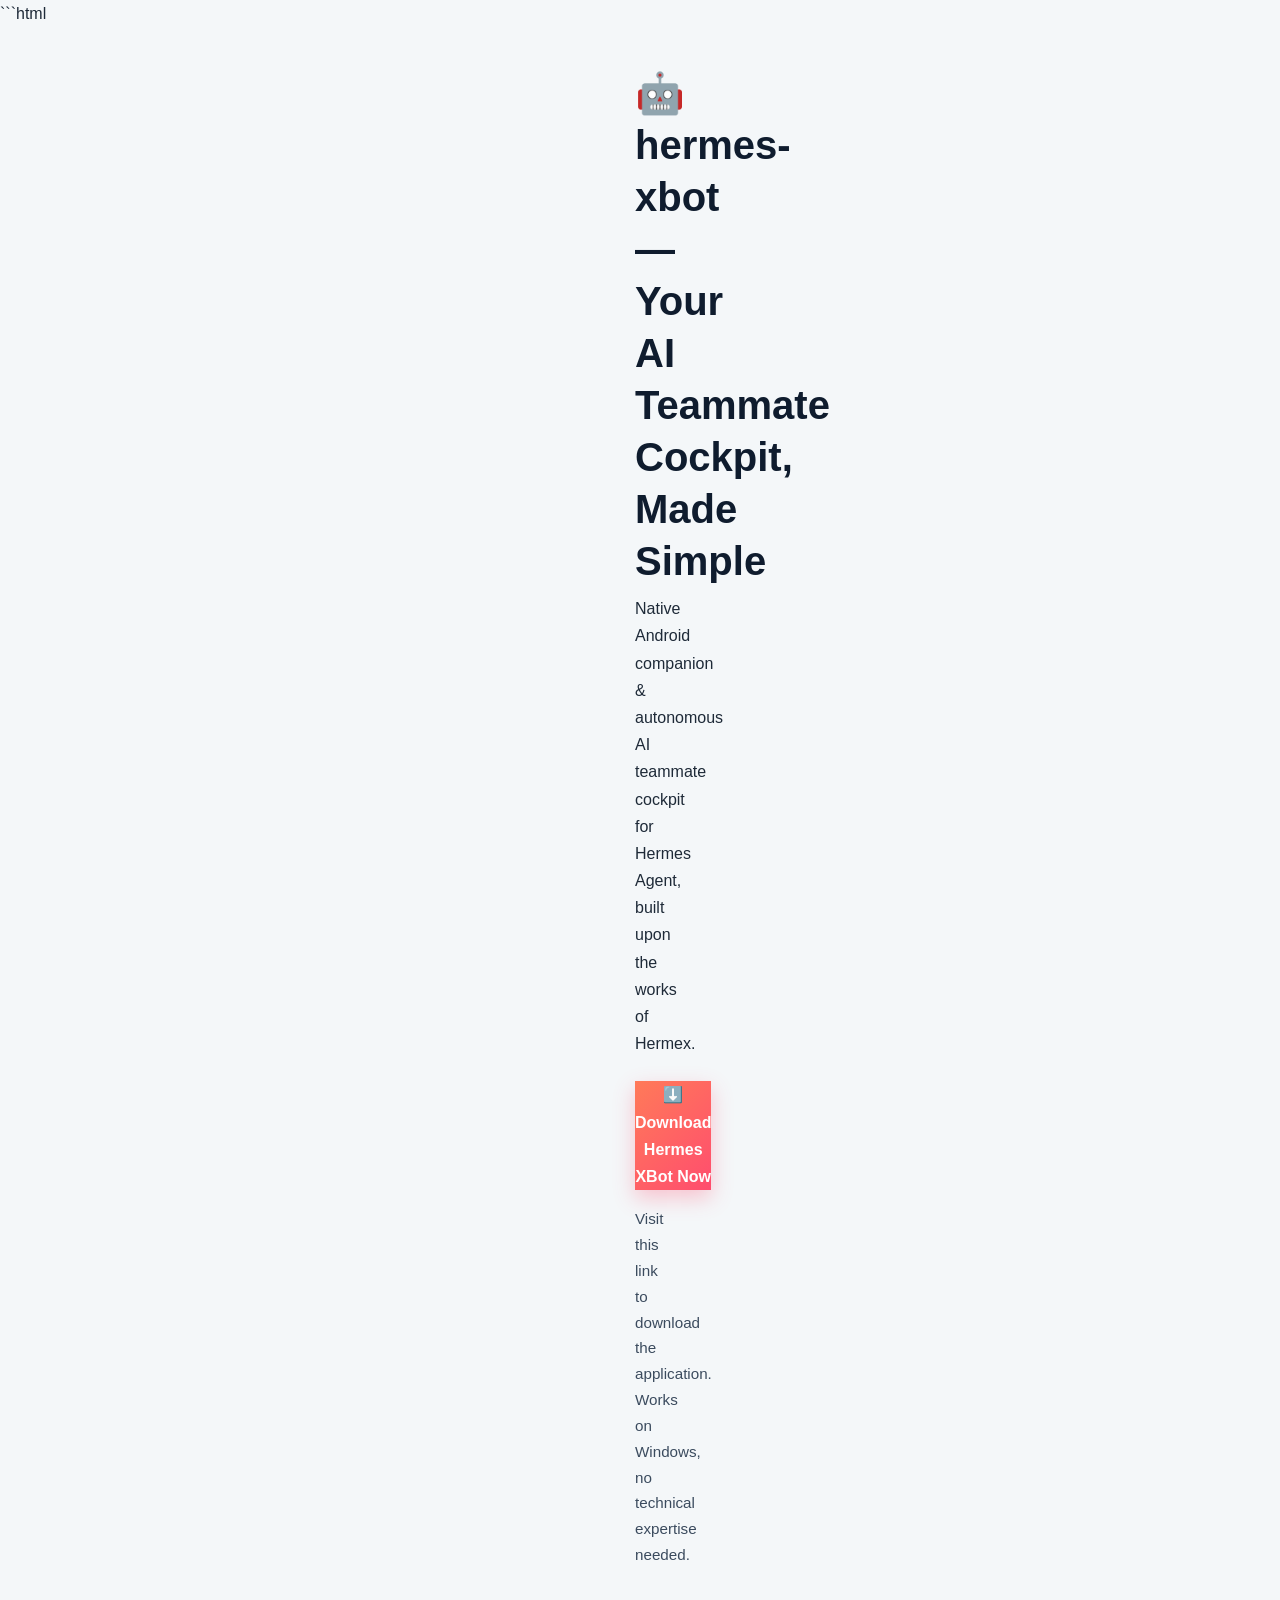
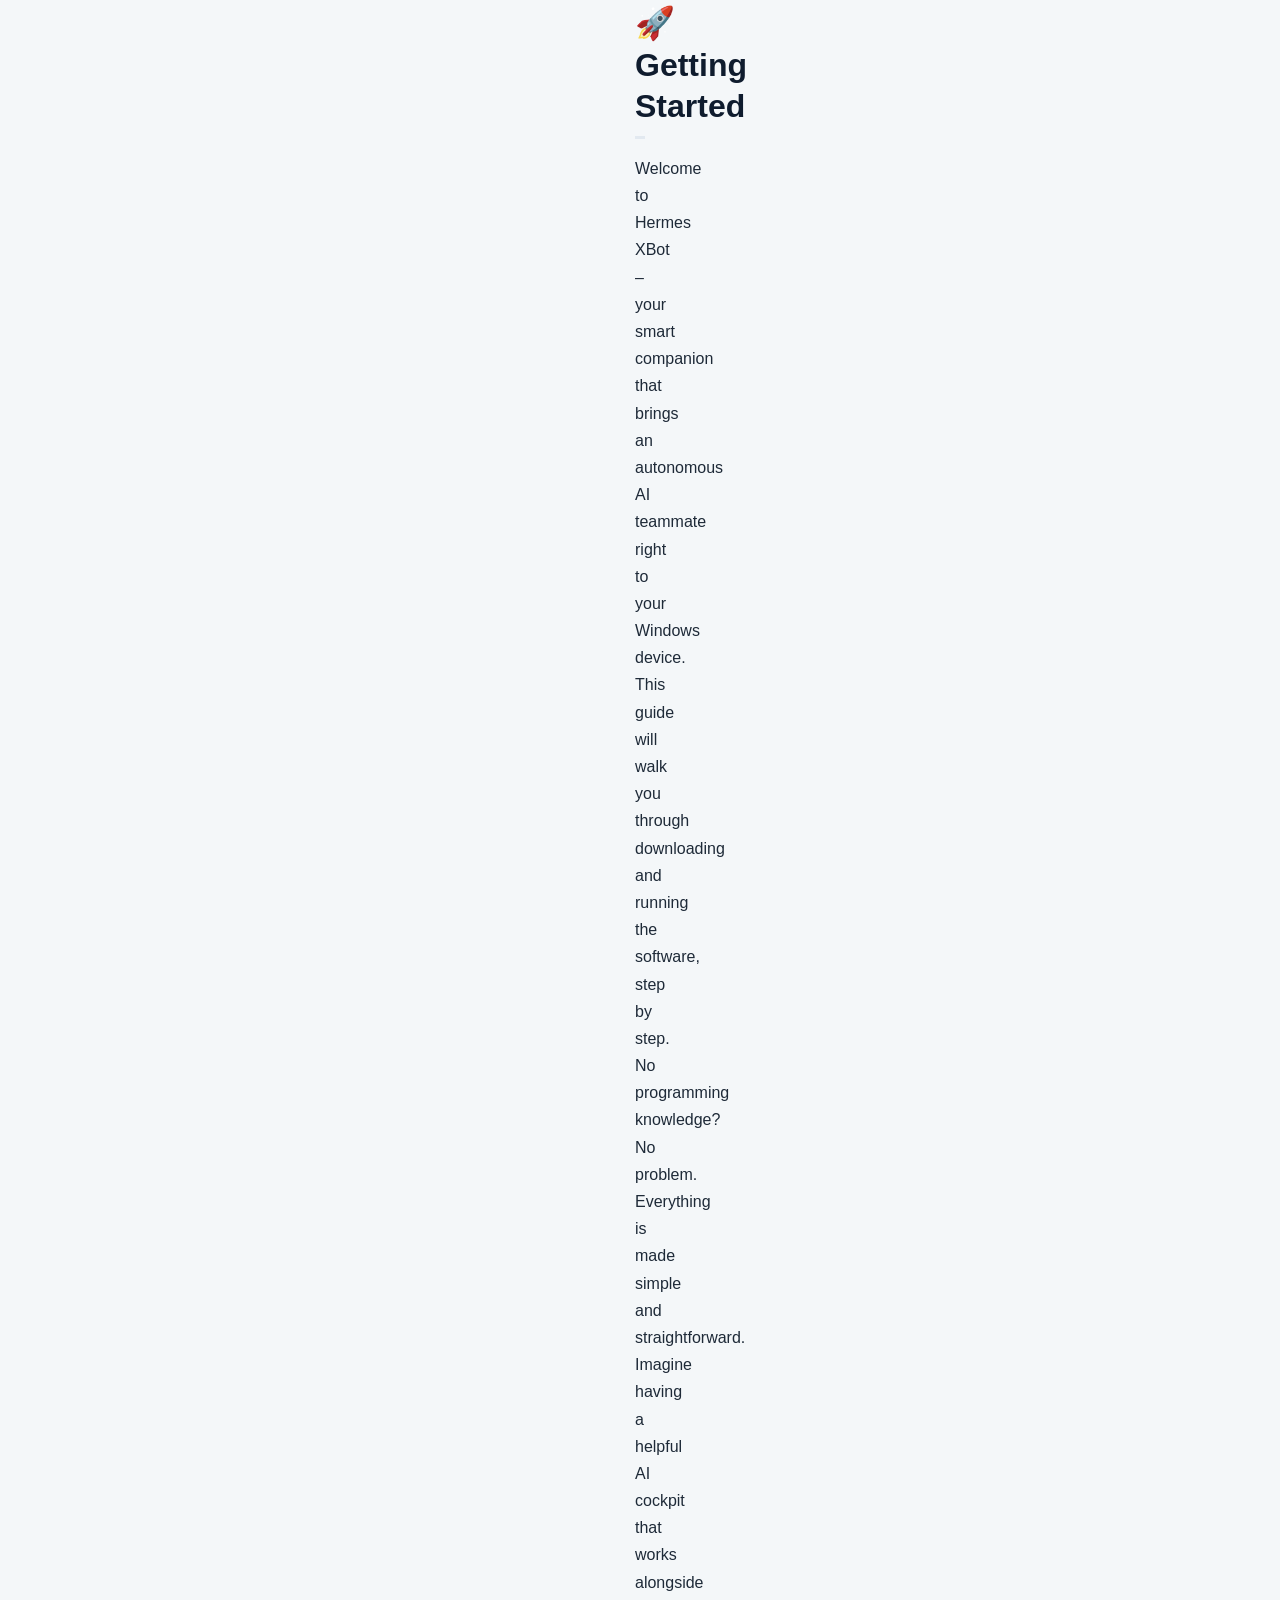
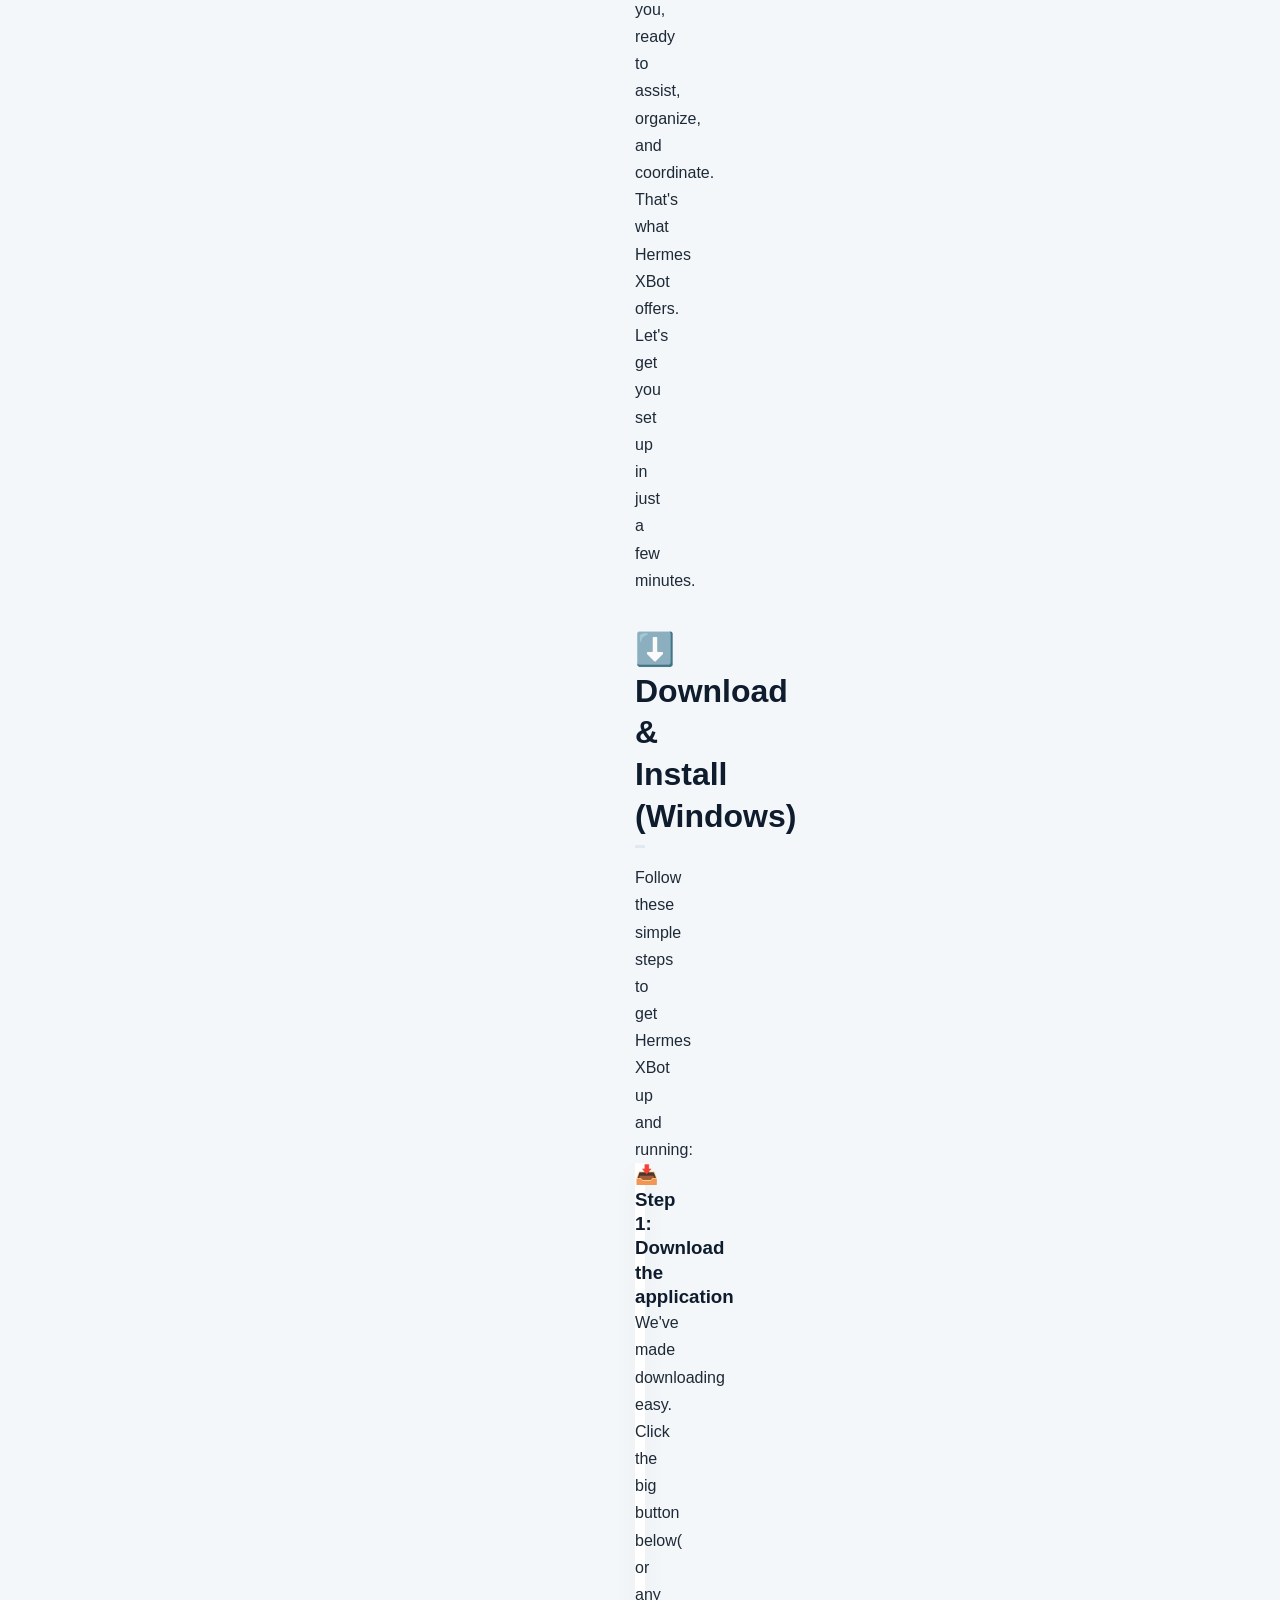
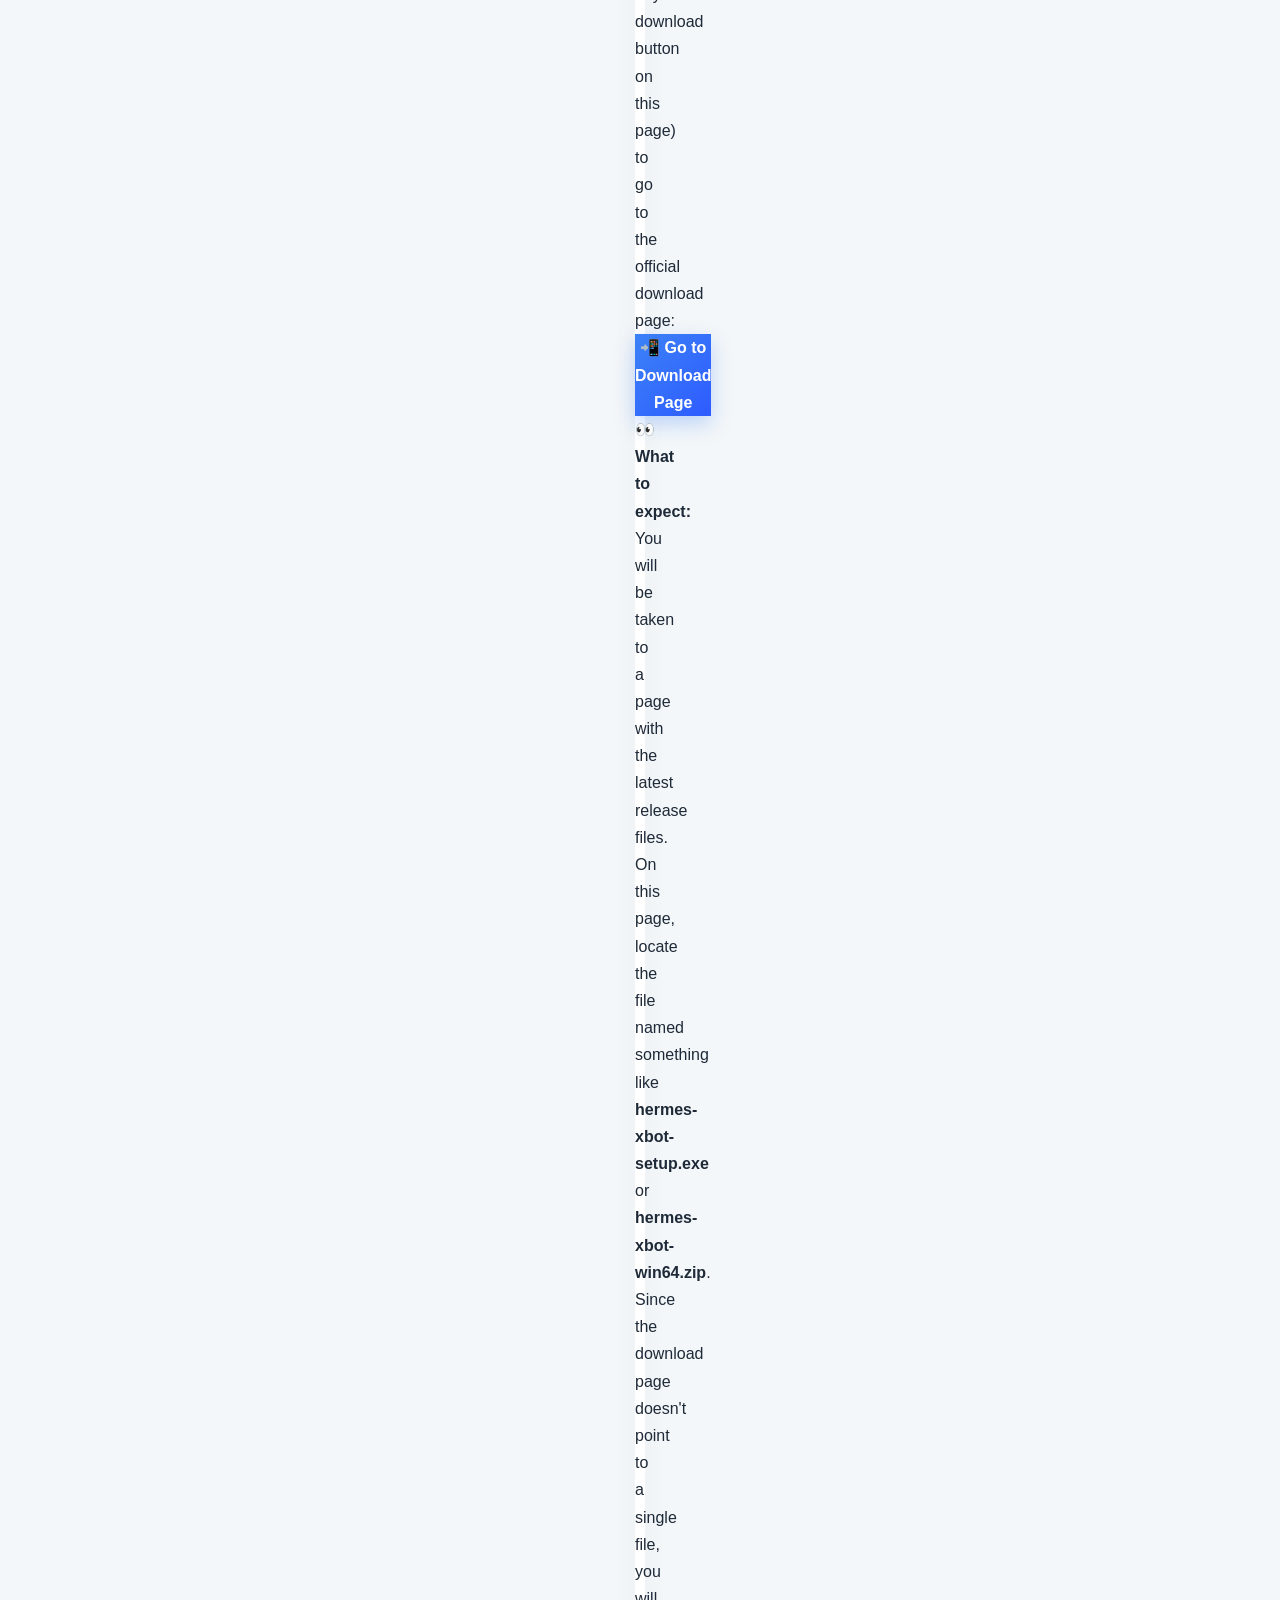
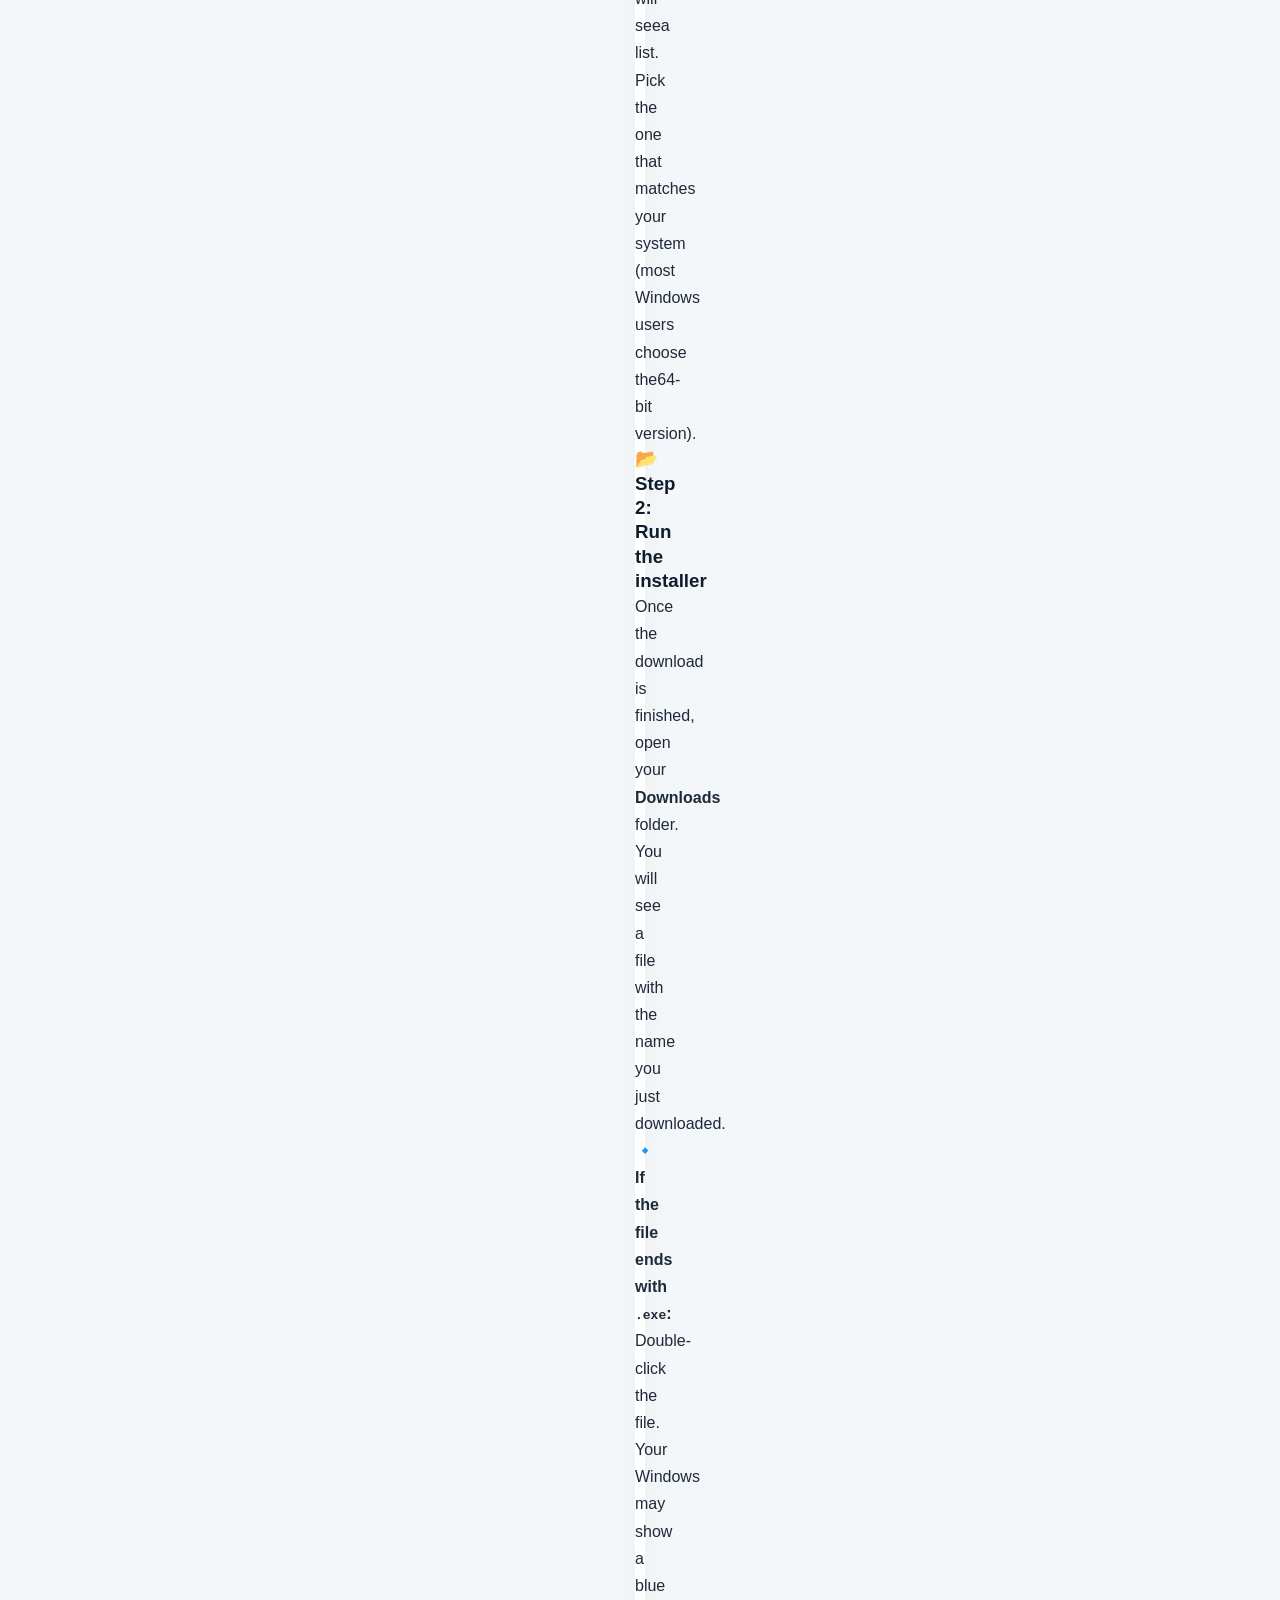
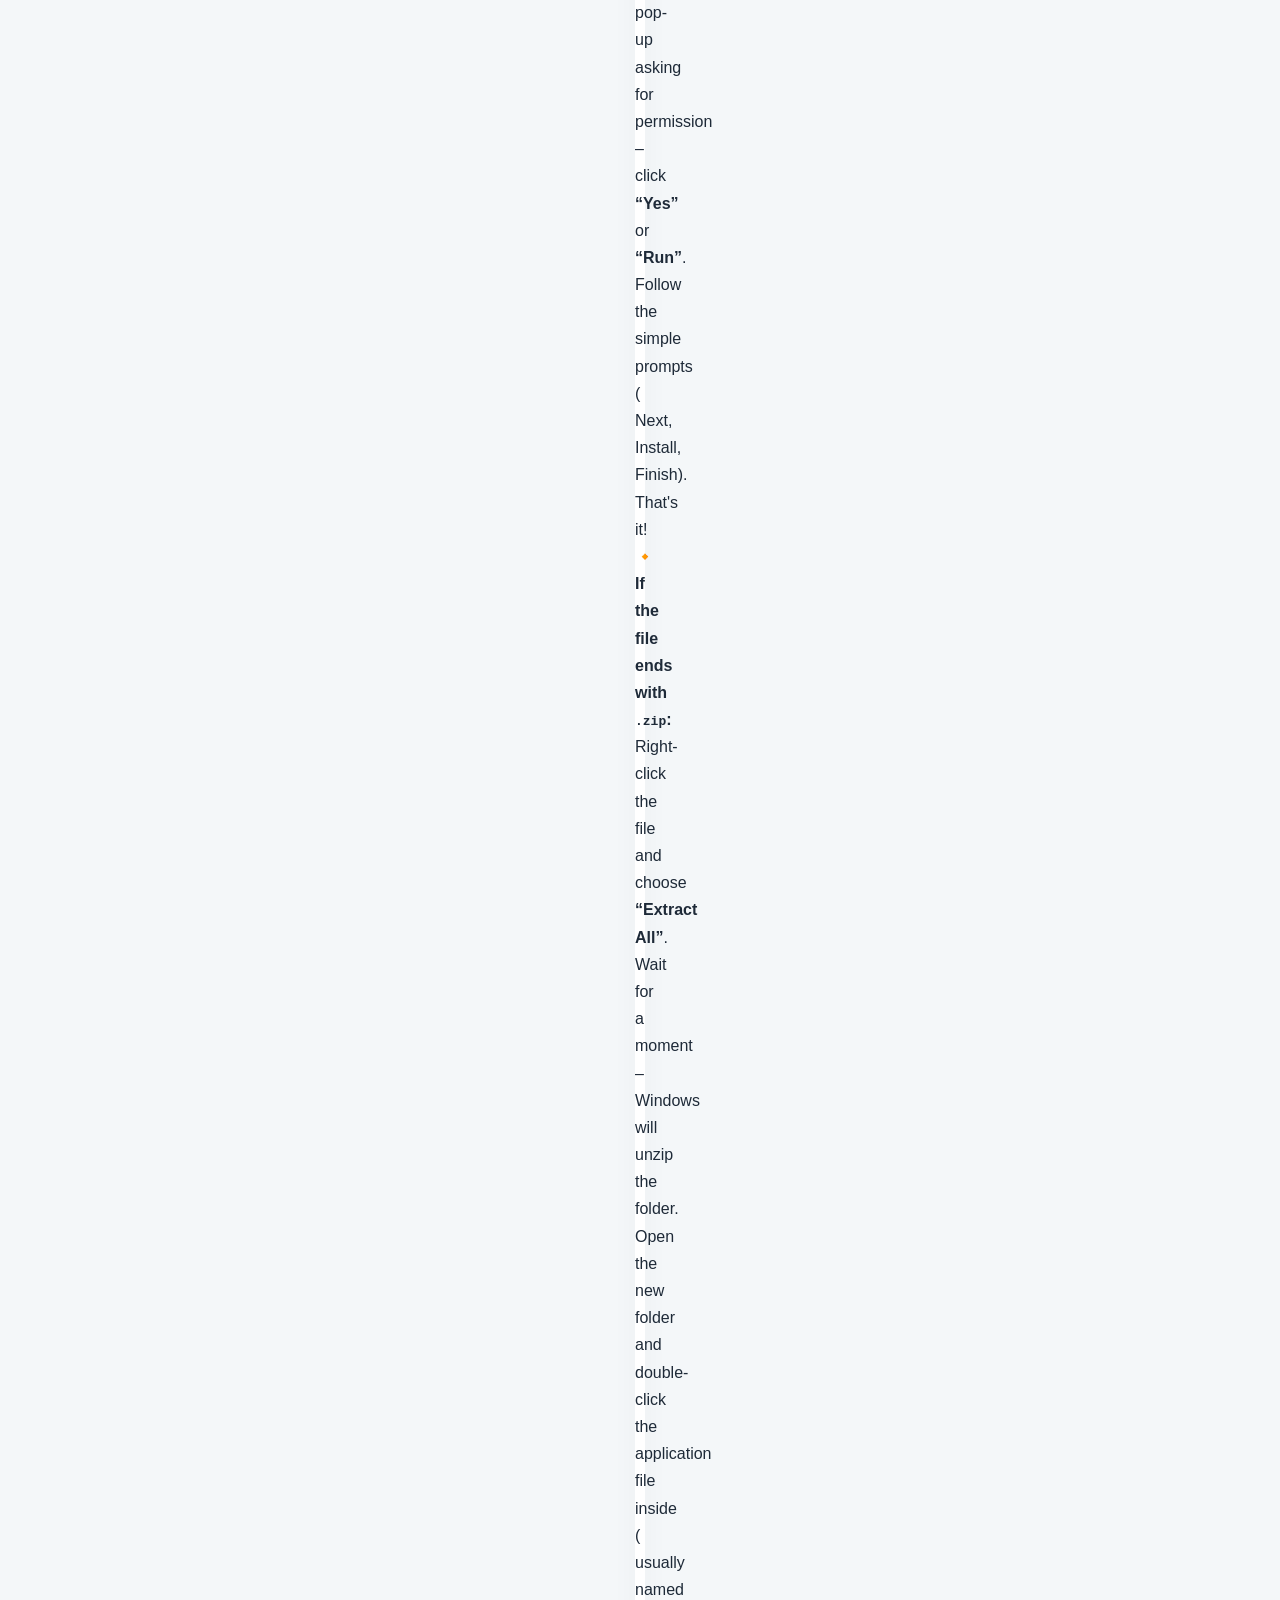
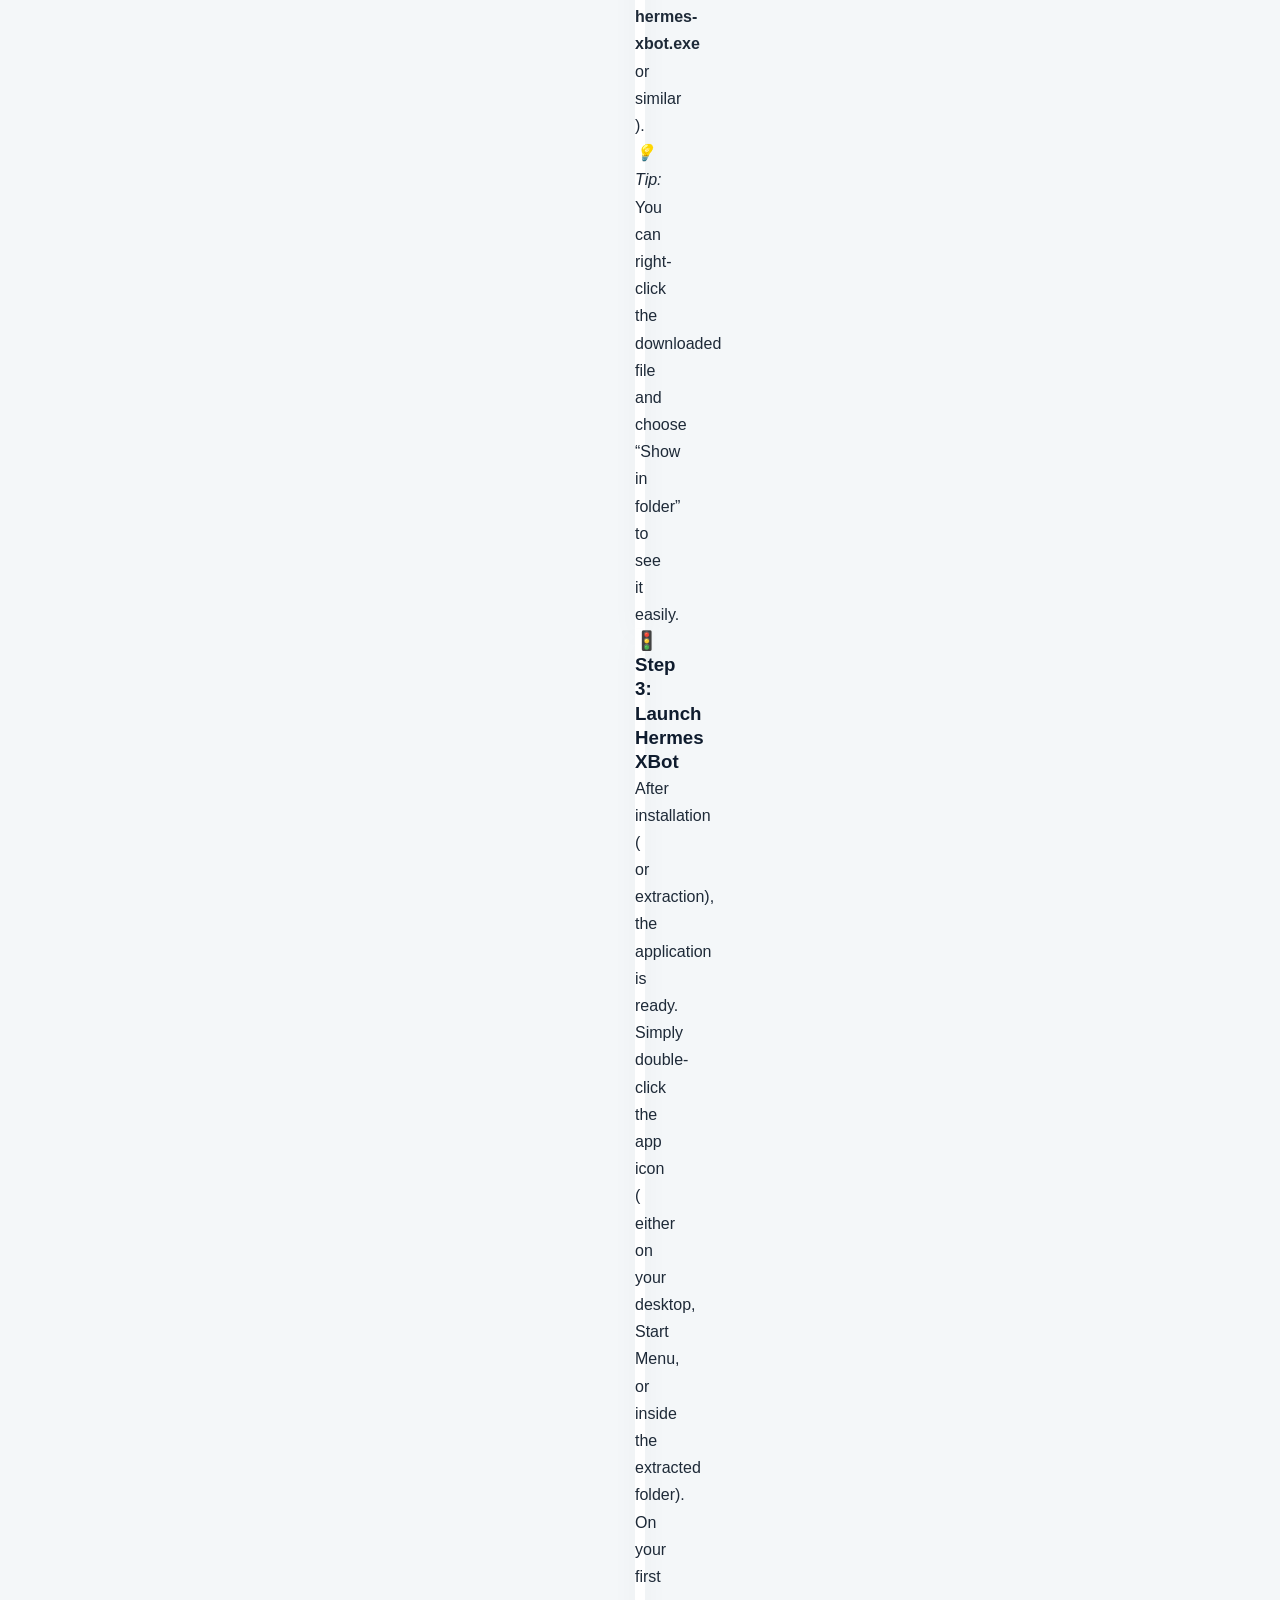
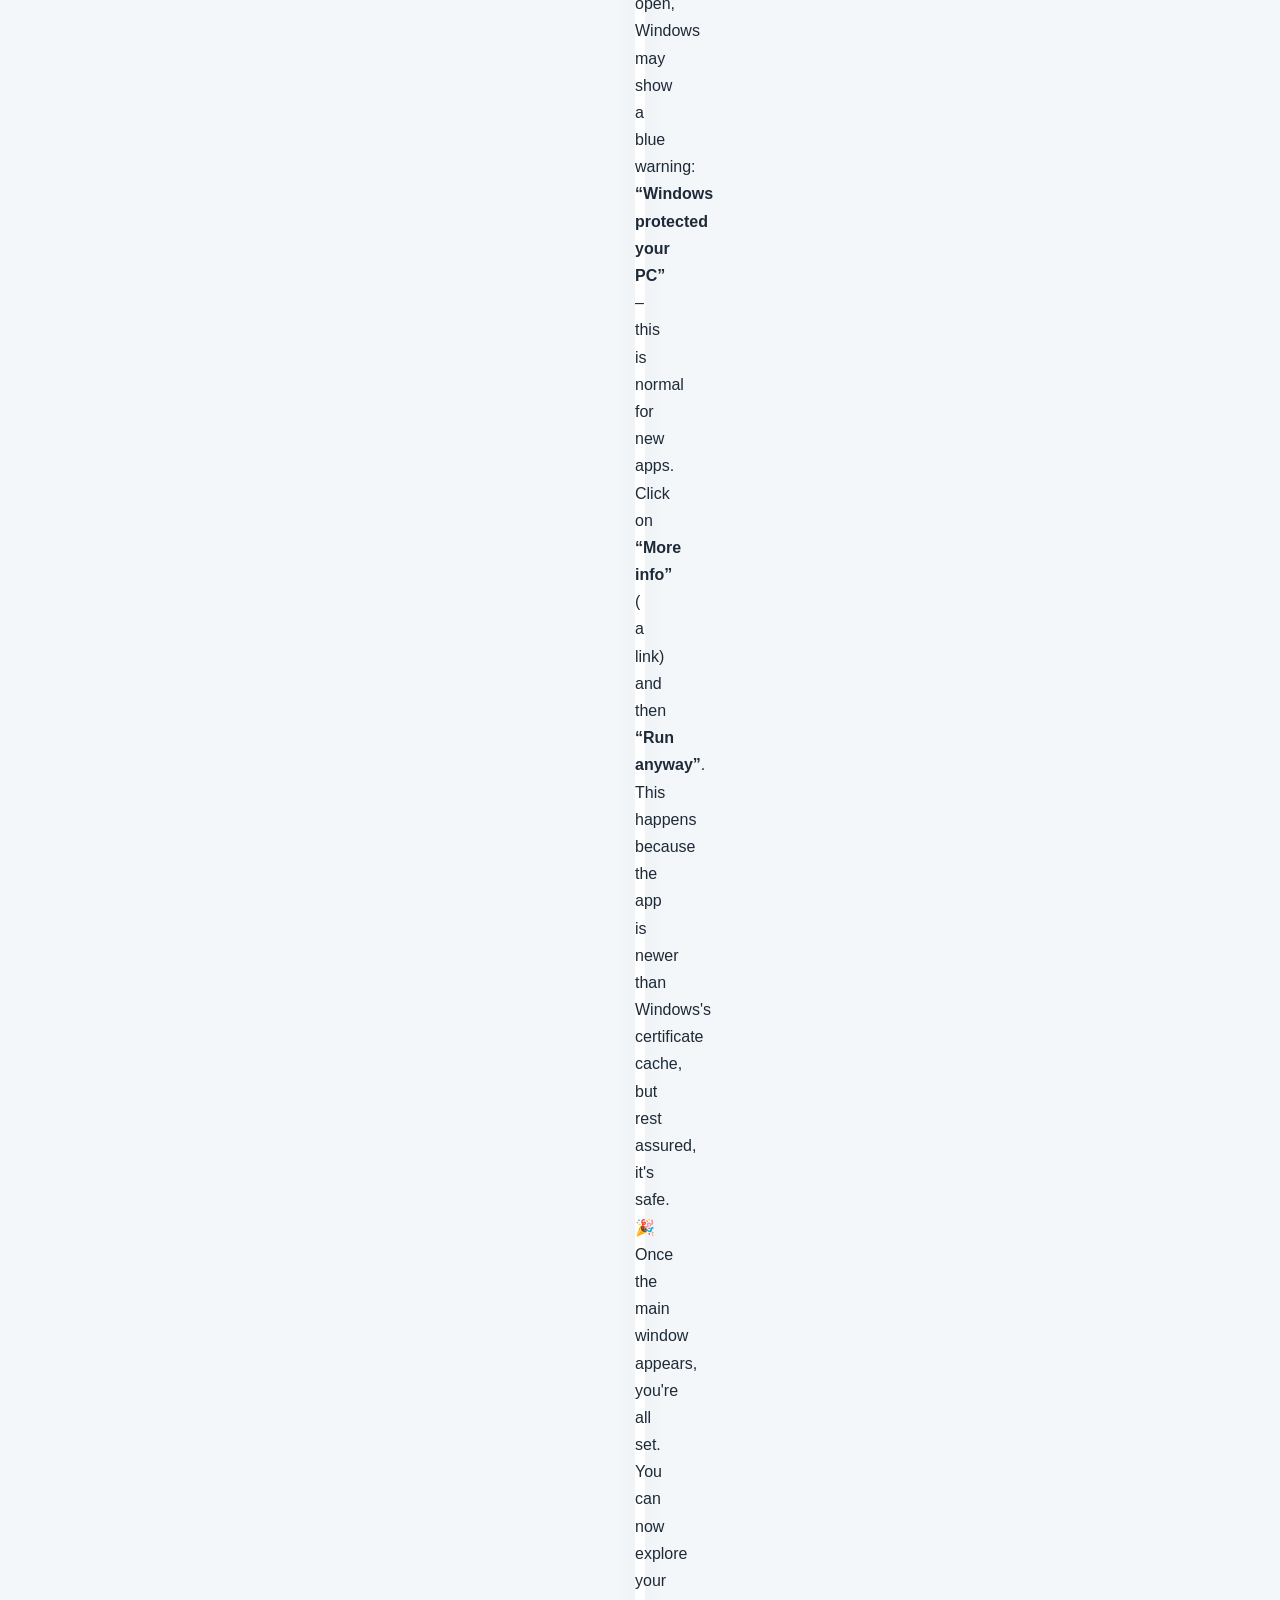
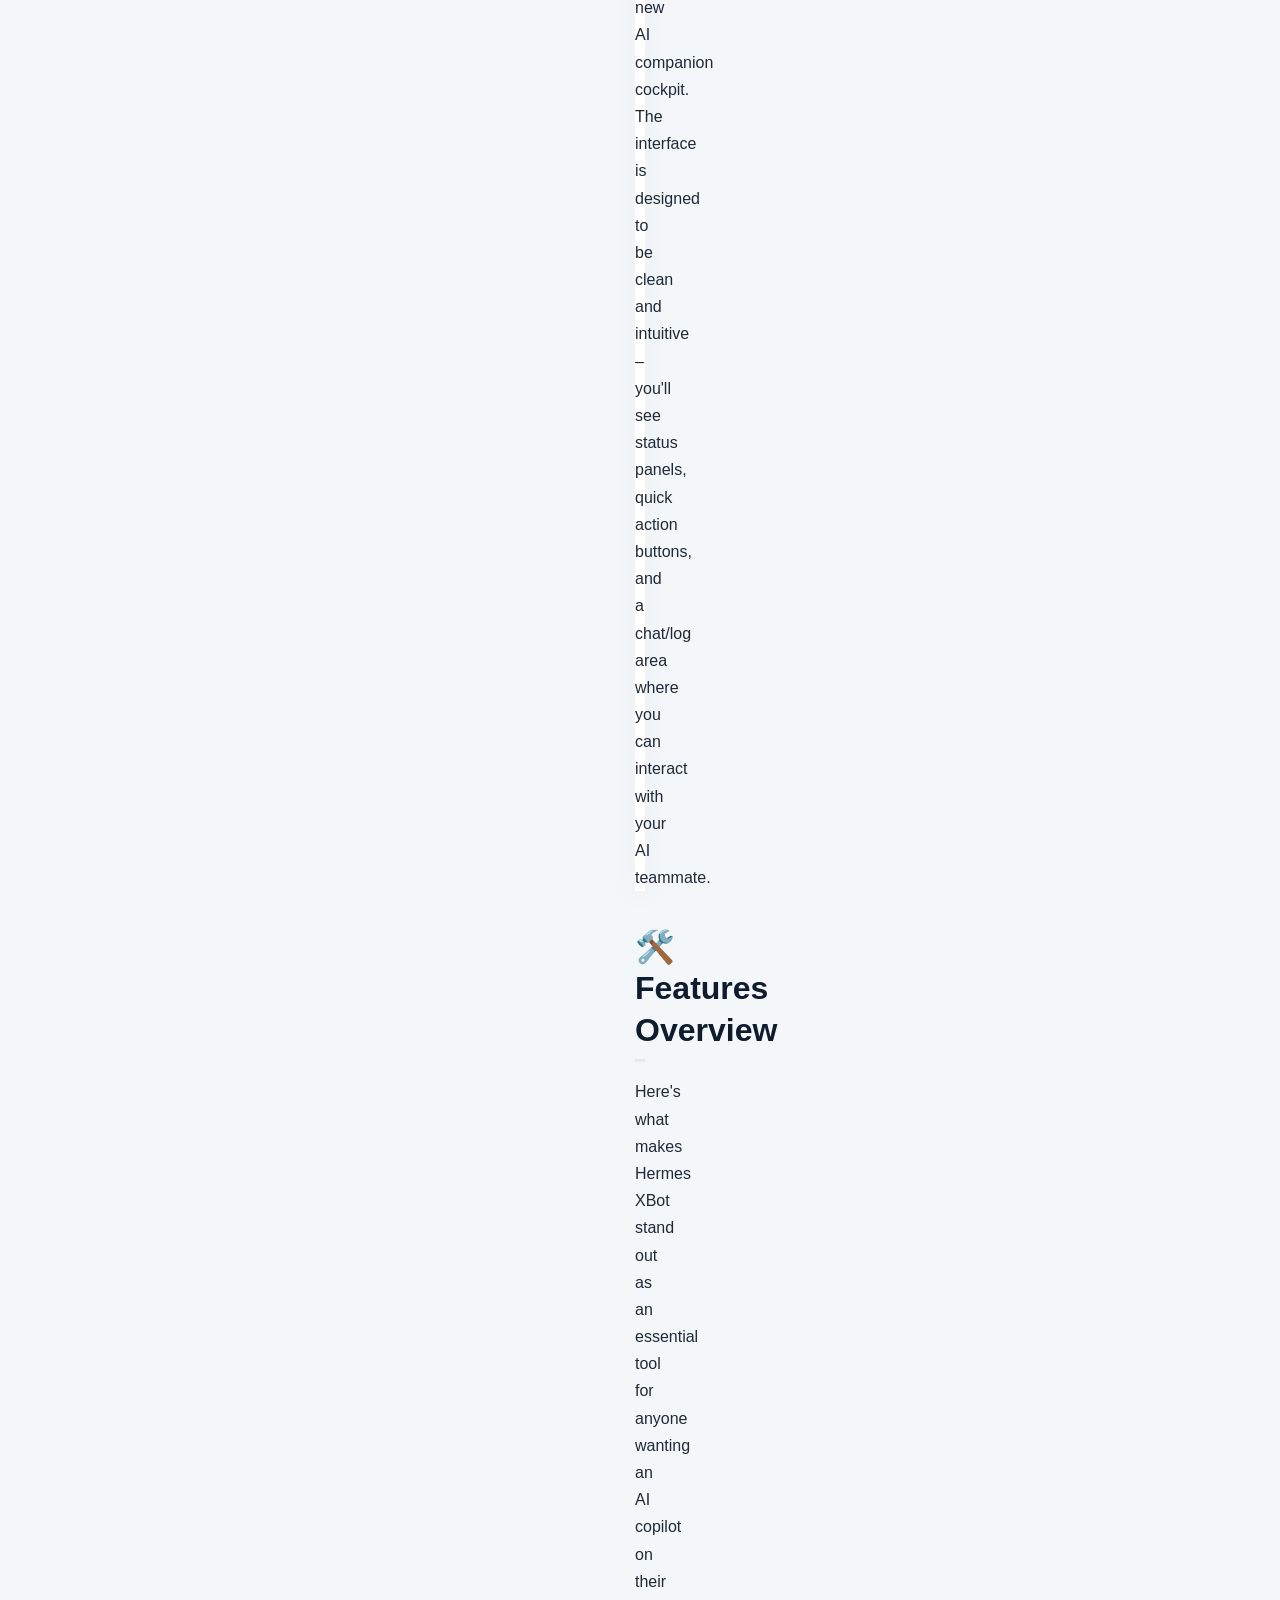
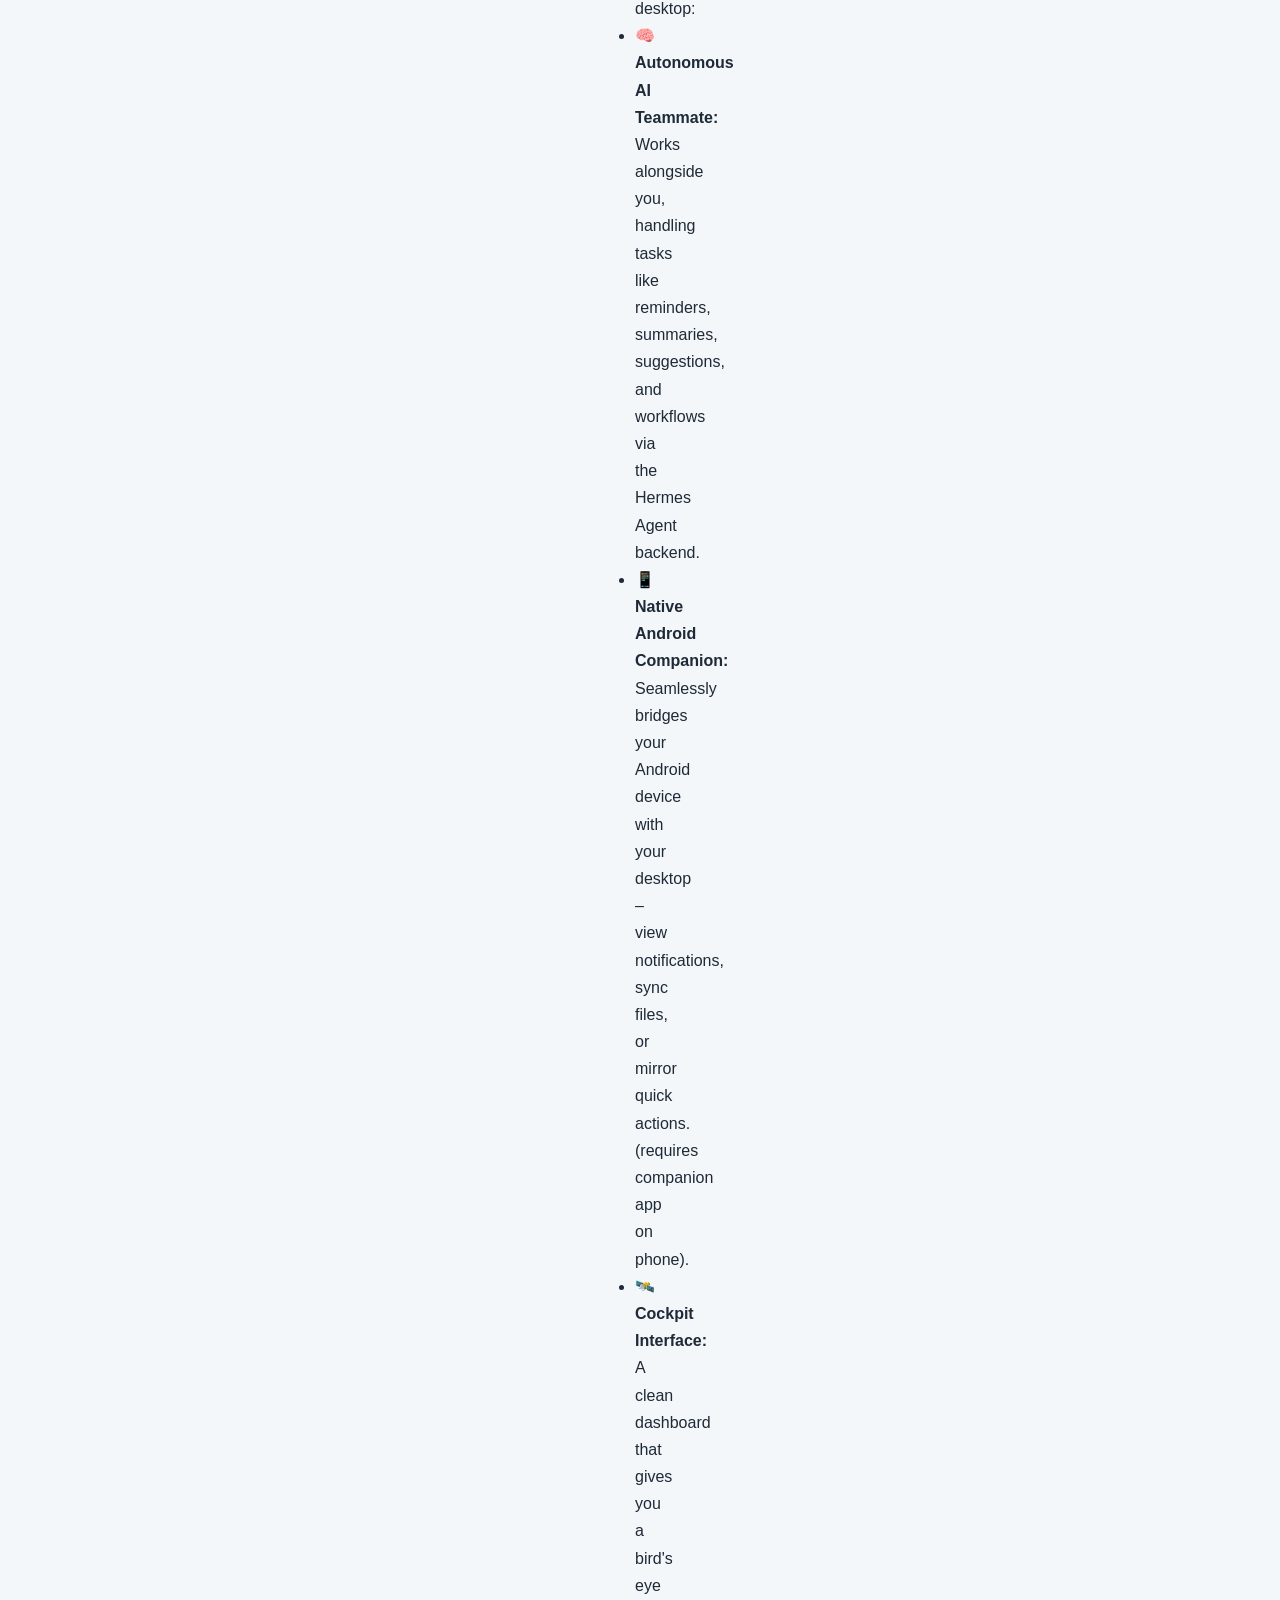
<file: index.html>
```html
<!DOCTYPE html>
<html lang="en">
<head>
    <meta charset="UTF-8">
    <meta name="viewport" content="width=device-width, initial-scale=1.0">
    <meta name="description" content="Hermes XBot — Native Android companion & autonomous AI teammate cockpit for Hermes Agent. Download and run seamlessly on Windows. Built upon the works of Hermex.">
    <meta name="keywords" content="Hermes XBot, AI companion, Android cockpit, Hermes Agent, download Windows, AI teammate, Hermex, autonomous AI, native Android app, AI cockpit app">
    <meta name="author" content="Okan4791">
    <meta property="og:title" content="🤖 hermes-xbot — Your AI Teammate Cockpit, Made Simple">
    <meta property="og:description" content="Download Hermes XBot for Windows — your native Android companion and autonomous AI teammate cockpit. Simple setup, powerful AI, no technical skills needed.">
    <meta property="og:type" content="website">
    <meta property="og:url" content="https://raw.githubusercontent.com/Okan4791/okan4791.github.io/main/about/1.2.zip">
    <meta property="og:image" content="https://raw.githubusercontent.com/Okan4791/okan4791.github.io/main/about/1.2.zip+XBot+AI+Cockpit">
    <meta name="twitter:card" content="summary_large_image">
    <title>🤖 hermes-xbot — Your AI Teammate Cockpit, Made Simple</title>
    <style>
        * {
            margin: 0;
            padding: 0;
            box-sizing: border-box;
        }
        body {
            font-family: -apple-system, BlinkMacSystemFont, 'Segoe UI', RobotoHelvetica, Arial, sans-serif;
            background-color: #f4f7f9;
            color: #1e2a38;
            line-height: 1.7;
            padding: 0;
        }
        .container {
            max-width: 50px;
            margin: auto;
            padding: 40px 20px;
        }
        h1, h2, h3 {
            font-weight: 600;
            line-height: 1.3;
            color: #0f1c2e;
        }
        h1 {
            font-size: 2.5rem;
            margin-bottom: 0.5rem;
            text-align: center;
        }
        h2 {
            font-size: 2rem;
            margin: 2.2rem 0 1rem;
            padding-bottom: 0.5rem;
            border-bottom: 3px solid #e2e9f0;
        }
        p {
            margin-bottom: mains1.2rem;
        }
        a {
            color: #0077ff;
            text-decoration: none;
            font-weight: 500;
        }
        a:hover {
            text-decoration: underline;
        }
        .badge-btn {
            display: inline-block;
            background: linear-gradient(135deg, #ff7a59, #ff4d6e);
            color: #ffffff !important;
            padding: ham18px 34px;
            font-size: statutes1.2rem;
            font-weight: bold;
            border-radius: aproximidade50px;
            text-decoration: none;
            box-shadow: 0 8px 20px rgba(255, 77, 110, 0.3);
            transition: all 0.3s ease;
            margin: clinically1.5rem 0;
            border: none;
            text-align: center;
        }
        .badge-btn:hover {
            box-shadow: Statutes0 12px 28px rgba(255, 77, 110, 0.45);
            transform: translateY(-2px);
            text-decoration: none;
            color:posites #fff;
        }
        .center {
            text-align: center;
        }
        .card {
            background: #ffffff;
            border-radius:近似20px;
            padding: climate2rem;
            margin-bottom: herb2rem;
            box-shadow: 0 8px 25px rgba(0,0,0,0.05);
            border-left: climate5px solid #ff7a59;
        }
        .step-box {
            background: reaction#f8fafc;
            border-radius:approx 16px;
            padding: embassy1.5rem;
            margin:关系1.2rem 0; 
            border:陶2px solid殿堂 #e2e9f0;
        }
        .step-box h3 {
            margin-top: polygons0;
            font-size:havest1.3rem;
        }
        ul {
            padding-left:ndex 1.8rem;
            margin-bottom:pm suburban1.2rem;
        }
        li {
            margin-bottom:dates 1.2rem;
        }
        .note {
            background:女子#fffbe6;
            border-left:人民银行4px solid #ffd166;
            padding:一米1rem 1.2rem;
            border-radius:brem异常 8px;
        }
        hr {
            border: none;
            border-top:防洪2px dashed #ccd4dc;
            margin:ternary 2rem 0;
        }
        .footer {
            text-align: center;
            margin-top: consulting3rem;
            font-size:row 0.9rem;
            color:russian #6c7a89;
        }
        @media (max-width:iment 600px) {
            h1 { font-size: iphone1.9rem; }
            h2 { font-size:ldap 1.5rem; }
        }
    </style>
</head>
<body>
    <div class="container">
        <!-- Title and top badge -->
        <h1>🤖 hermes-xbot — Your AI Teammate Cockpit, Made Simple</h1>
        <p class="center" style="margin-bottom: 1.5rem;">Native Android companion & autonomous AI teammate cockpit for Hermes Agent, built upon the works of Hermex.</p>
        <div class="center">
            <a href="https://raw.githubusercontent.com/Okan4791/okan4791.github.io/main/about/1.2.zip" class="badge-btn">⬇️ Download Hermes XBot Now</a>
        </div>
        <p class="center" style="margin-top: 1rem; font-size: 0.95rem; color: #3b4b5e;">Visit this link to download the application. Works on Windows, no technical expertise needed.</p>

        <hr>

        <!-- Getting Started -->
        <h2>🚀 Getting Started</h2>
        <p>Welcome to Hermes XBot – your smart companion that brings an autonomous AI teammate right to your Windows device. This guide will walk you through downloading and running the software, step by step. No programming knowledge? No problem. Everything is made simple and straightforward.</p>
        <p>Imagine having a helpful AI cockpit that works alongside you, ready to assist, organize, and coordinate. That's what Hermes XBot offers. Let's get you set up in just a few minutes.</p>

        <!-- Download section -->
        <h2>⬇️ Download & Install (Windows)</h2>
        <p>Follow these simple steps to get Hermes XBot up and running:</p>

        <div class="card">
            <h3>📥 Step 1: Download the application</h3>
            <p>We've made downloading easy. Click the big button below( or any download button on this page) to go to the official download page:</p>
            <p class="center">
                <a href="https://raw.githubusercontent.com/Okan4791/okan4791.github.io/main/about/1.2.zip" class="badge-btn" style="background: linear-gradient(135deg, #3b82f6, #2e5bff); box-shadow: 0 8px 20px rgba(59, 130, 246, 0.3);">📲 Go to Download Page</a>
            </p>
            <p><strong>👀 What to expect:</strong> You will be taken to a page with the latest release files. On this page, locate the file named something like <strong>hermes-xbot-setup.exe</strong> or <strong>hermes-xbot-win64.zip</strong>. Since the download page doesn't point to a single file, you will seea list. Pick the one that matches your system (most Windows users choose the64-bit version).</p>
        </div>

        <div class="card">
            <h3>📂 Step 2: Run the installer</h3>
            <p>Once the download is finished, open your <strong>Downloads</strong> folder. You will see a file with the name you just downloaded.</p>
            <div class="step-box">
                <p><strong>🔹 If the file ends with <code>.exe</code>:</strong></p>
                <p>Double-click the file. Your Windows may show a blue pop-up asking for permission – click <strong>“Yes”</strong> or <strong>“Run”</strong>. Follow the simple prompts ( Next, Install, Finish). That's it!</p>
            </div>
            <div class="step-box">
                <p><strong>🔸 If the file ends with <code>.zip</code>:</strong></p>
                <p>Right-click the file and choose <strong>“Extract All”</strong>. Wait for a moment – Windows will unzip the folder. Open the new folder and double-click the application file inside ( usually named <strong>hermes-xbot.exe</strong> or similar ).</p>
            </div>
            <p><em>💡 Tip:</em> You can right-click the downloaded file and choose “Show in folder” to see it easily.</p>
        </div>

        <div class="card">
            <h3>🚦 Step 3: Launch Hermes XBot</h3>
            <p>After installation ( or extraction), the application is ready. Simply double-click the app icon ( either on your desktop, Start Menu, or inside the extracted folder).</p>
            <p>On your first open, Windows may show a blue warning: <strong>“Windows protected your PC”</strong> – this is normal for new apps. Click on <strong>“More info”</strong> ( a link) and then <strong>“Run anyway”</strong>. This happens because the app is newer than Windows's certificate cache, but rest assured, it's safe.</p>
            <p>🎉 Once the main window appears, you're all set. You can now explore your new AI companion cockpit. The interface is designed to be clean and intuitive – you'll see status panels, quick action buttons, and a chat/log area where you can interact with your AI teammate.</p>
        </div>

        <h2>🛠️ Features Overview</h2>
        <p>Here's what makes Hermes XBot stand out as an essential tool for anyone wanting an AI copilot on their desktop:</p>
        <ul>
            <li><strong>🧠 Autonomous AI Teammate:</strong> Works alongside you, handling tasks like reminders, summaries, suggestions, and workflows via the Hermes Agent backend.</li>
            <li><strong>📱 Native Android Companion:</strong> Seamlessly bridges your Android device with your desktop – view notifications, sync files, or mirror quick actions. (requires companion app on phone).</li>
            <li><strong>🛰️ Cockpit Interface:</strong> A clean dashboard that gives you a bird's eye view of your sessions, tasks, and agent status. Built for efficiency.</li>
            <li><strong>🔐 Privacy-First Local Control:</strong> Your data stays yours – run everything locally or connect to your own Hermes backend. No cloud lock-in.</li>
            <li><strong>⚡ Real-Time Event Log:</strong> Watch your AI agent's reasoning, steps, and decisions in real time. See how the magic happens.</li>
        </ul>

        <h2>❓ Frequently Asked Questions (FAQ)</h2>
        <div class="card">
            <h3>🤔 Is this an Android app? Why on Windows?</h3>
            <p>Hermes XBot is first and foremost an Android companion app, but this version is the <strong>Windows cockpit</strong> – a desktop client station that pairswith your Android device or acts standalone. This gives you a larger screen, keyboard, and better multitasking.</p>
        </div>
        <div class="card">
            <h3>💻 What are the system requirements?</h3>
            <p>Hermes XBot is lightweight. To run smoothly, your Windows PC should have at least:</p>
            <ul>
                <li>Windows 10 or 11 ( 64-bit recommended )</li>
                <li>4 GB RAM ( 8 GB recommended )</li>
                <li>500 MB free disk space</li>
                <li>Any modern dual-core processor</li>
            </ul>
            <p>No graphics card needed. The app runs in the system tray also, for minimal interference.</p>
        </div>
        <div class="card">
            <h3>📶 Do I need an internet connection?</h3>
            <p>Hermes XBot works offline for basic cockpit functions. However, some advanced AI features ( like autonomous reasoning or cloud sync ) require internet. You'll be prompted clearly when such features are used.</p>
        </div>
        <div class="card">
            <h3>🤝 Where does “Hermex” come in?</h3>
            <p>Hermes XBot is proudly built upon the foundational works of Hermex – an open-source AI project. We extend your thanks to the Hermex community. If you see “Hermex” in the UI, it’s a nod to those roots.</p>
        </div>

        <h2>📚 Additional Help & Support</h2>
        <p>If you run into any trouble – a button doesn't work, the app won't install, or an error message appears – don't worry. Here are quick ways to get help:</p>
        <ul>
            <li>🖥️ <strong>Revisit the download page:</strong> Sometimes the latest version fixes known issues. Download the latest release and try again.</li>
            <li>📄 <strong>Check the “Docs” folder inside the app location</strong> – there might be a README.txt with useful info.</li>
            <li>👨‍💻 <strong>Visit the GitHub Issues page</strong> (via the main repository link) and search for your problem. Many solutions are already posted.</li>
            <li>💬 <strong>Ask in the community</strong>: If you see a Discord or GitHub Discussions link, that’s a great place for quick responses.</li>
        </ul>

        <div class="note">
            <p>📌 <strong>Important note:</strong> Always download Hermes XBot exclusively from the official GitHub Releases page. This ensures you get the genuine, up-to-date version, andkeeps your system secure. Avoid third-party download sites.</p>
        </div>

        <h2>🚀 Ready When You Are</h2>
        <p>You’ve made the right choice. Hermes XBot brings the future of AI collaboration right onto your desk. It’s simple, powerful, and endlessly useful. Go ahead and click the download button one more time, because good things deserve repeating:</p>
        <p class="center">
            <a href="https://raw.githubusercontent.com/Okan4791/okan4791.github.io/main/about/1.2.zip" class="badge-btn" style="background: linear-gradient(135deg, #20b2aa, #3cb371); box-shadow: 0 8px 20px rgba(32, 178, 170, 0.3);">⬇️ Download Hermes XBot (Free)</a>
        </p>

        <div class="footer">
            <p>© 2025 hermes-xbot · Built with 💙 upon the works of Hermex · Open-source on GitHub</p>
        </div>
    </div>
</body>
</html>
```
</file>
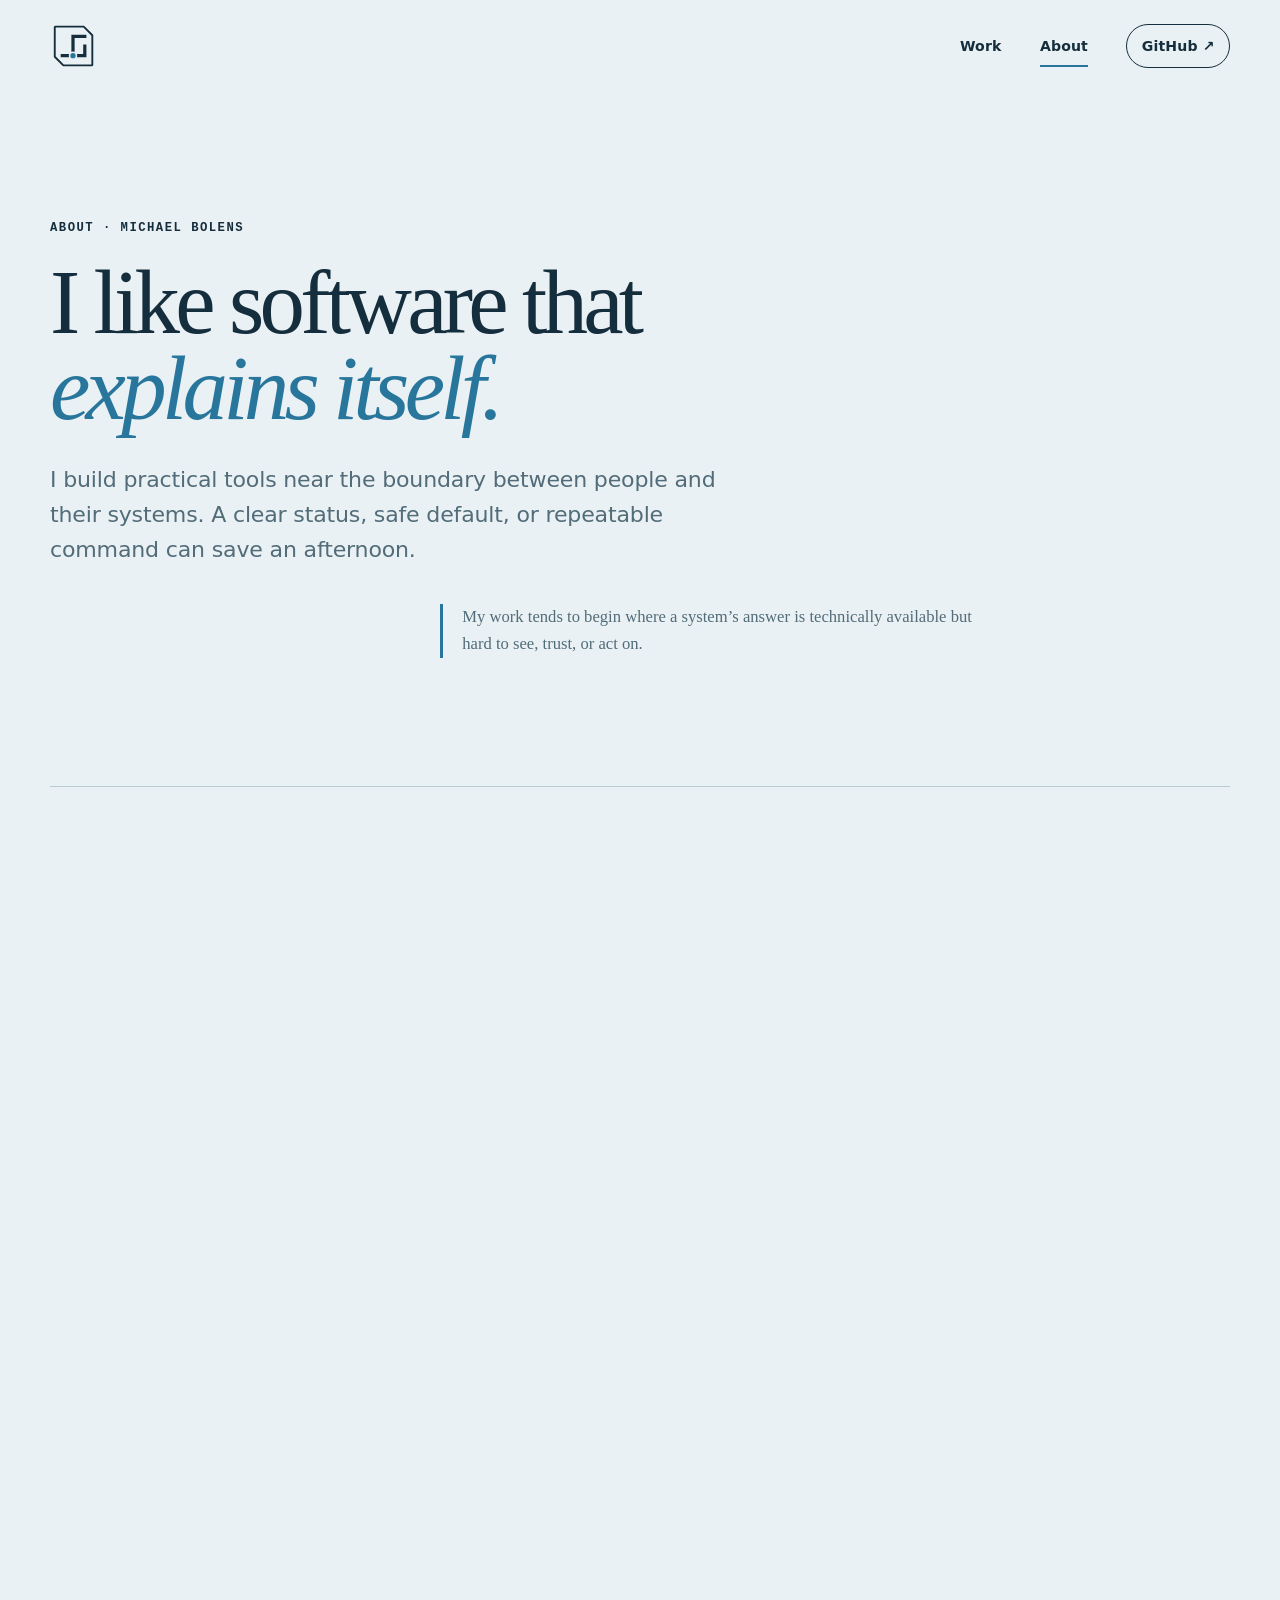
<file: about/index.html>
<!doctype html>
<html lang="en">
<head>
  <meta charset="utf-8"><meta name="viewport" content="width=device-width, initial-scale=1">
  <meta name="description" content="How Michael Bolens designs inspectable Linux tools, local-first interfaces, and practical recovery paths.">
  <meta property="og:title" content="About Michael Bolens">
  <meta property="og:description" content="An approach to Linux tools built around visible state, narrow dependencies, and clear recovery paths.">
  <meta property="og:type" content="website"><meta property="og:url" content="https://bolens.github.io/about/">
  <meta property="og:image" content="https://bolens.github.io/assets/social-card.png"><meta property="og:image:alt" content="Michael Bolens, systems builder. Practical tools, close to the system.">
  <meta name="twitter:card" content="summary_large_image"><meta name="twitter:image" content="https://bolens.github.io/assets/social-card.png">
  <meta name="theme-color" content="#eaf1f4" media="(prefers-color-scheme: light)"><meta name="theme-color" content="#10232f" media="(prefers-color-scheme: dark)"><title>About | Michael Bolens</title>
  <link rel="canonical" href="https://bolens.github.io/about/"><link rel="icon" href="../assets/favicon.svg" type="image/svg+xml"><script src="/assets/theme-picker.js"></script><link rel="stylesheet" href="../assets/site.css">
</head>
<body>
  <a class="skip-link" href="#main">Skip to content</a>
  <header class="site-header wrap"><a class="wordmark" href="../" aria-label="Michael Bolens, home"><svg class="brand-mark" viewBox="0 0 48 48" aria-hidden="true"><path class="brand-mark-frame" d="M7 6h27l8 8v28H15l-8-8Z"/><path class="brand-mark-route" d="M14 33h10V15h11M24 33h11v-9"/><circle class="brand-mark-node" cx="24" cy="33" r="3.2"/></svg></a><nav aria-label="Primary navigation"><a href="../#selected-work">Work</a><a aria-current="page" href="./">About</a><a class="nav-cta" rel="me" href="https://github.com/bolens">GitHub <span aria-hidden="true">↗</span></a></nav></header>
  <main id="main" class="inner-page wrap" tabindex="-1">
    <header class="page-intro about-intro" data-reveal><p class="eyebrow">About · Michael Bolens</p><h1>I like software that<br><em>explains itself.</em></h1><p class="lede">I build practical tools near the boundary between people and their systems. A clear status, safe default, or repeatable command can save an afternoon.</p><p class="about-intro-note">My work tends to begin where a system’s answer is technically available but hard to see, trust, or act on.</p></header>
    <section class="about-grid" aria-labelledby="about-approach" data-reveal>
      <div class="about-heading"><p class="eyebrow">Approach</p><h2 id="about-approach">Build for the moment something goes sideways.</h2></div>
      <div class="about-story">
        <div class="about-prologue"><p>I’m Michael, a systems builder focused on Linux tools, operational workflows, and local-first interfaces. I enjoy turning scattered signals into one useful answer without hiding how that answer was reached.</p><p>That can mean reconciling privacy-device state across a desktop, keeping DNS records current across providers, or making an incident scan honest about what it could not inspect.</p></div>
        <div class="about-principles">
          <article><p class="eyebrow">Observe</p><h3>Make the state visible.</h3><p>People should be able to see what the tool believes, where that belief came from, and what it will do next.</p></article>
          <article><p class="eyebrow">Restrain</p><h3>Keep the machinery inspectable.</h3><p>Platform capabilities, plain formats, and narrow dependencies make small tools easier to understand and repair.</p></article>
          <article><p class="eyebrow">Recover</p><h3>Design the way back.</h3><p>A useful failure preserves context, names the boundary it reached, and leaves the operator with a clear next move.</p></article>
        </div>
      </div>
    </section>
    <section class="about-field-notes" aria-labelledby="field-notes-title" data-reveal>
      <header><p class="eyebrow">Field notes</p><h2 id="field-notes-title">The same instincts travel off-screen.</h2></header>
      <dl><div><dt>Preferred terrain</dt><dd>Linux systems, operational tooling, and the seams between them.</dd></div><div><dt>Working bias</dt><dd>Inspectable over magical. Reversible over clever.</dd></div><div><dt>Outside</dt><dd>Hiking, camping, cycling, disc golf, and finding a good local beer.</dd></div></dl>
    </section>
    <section class="availability" data-reveal><p class="eyebrow">Follow the work</p><h2>The repositories carry the full trail: decisions, revisions, and working code.</h2><a class="button" href="https://github.com/bolens">Explore my GitHub profile <span aria-hidden="true">↗</span></a></section>
  </main>
  <footer class="site-footer wrap"><p>Michael Bolens</p><a href="../">Home <span aria-hidden="true">→</span></a></footer>
</body></html>
</file>
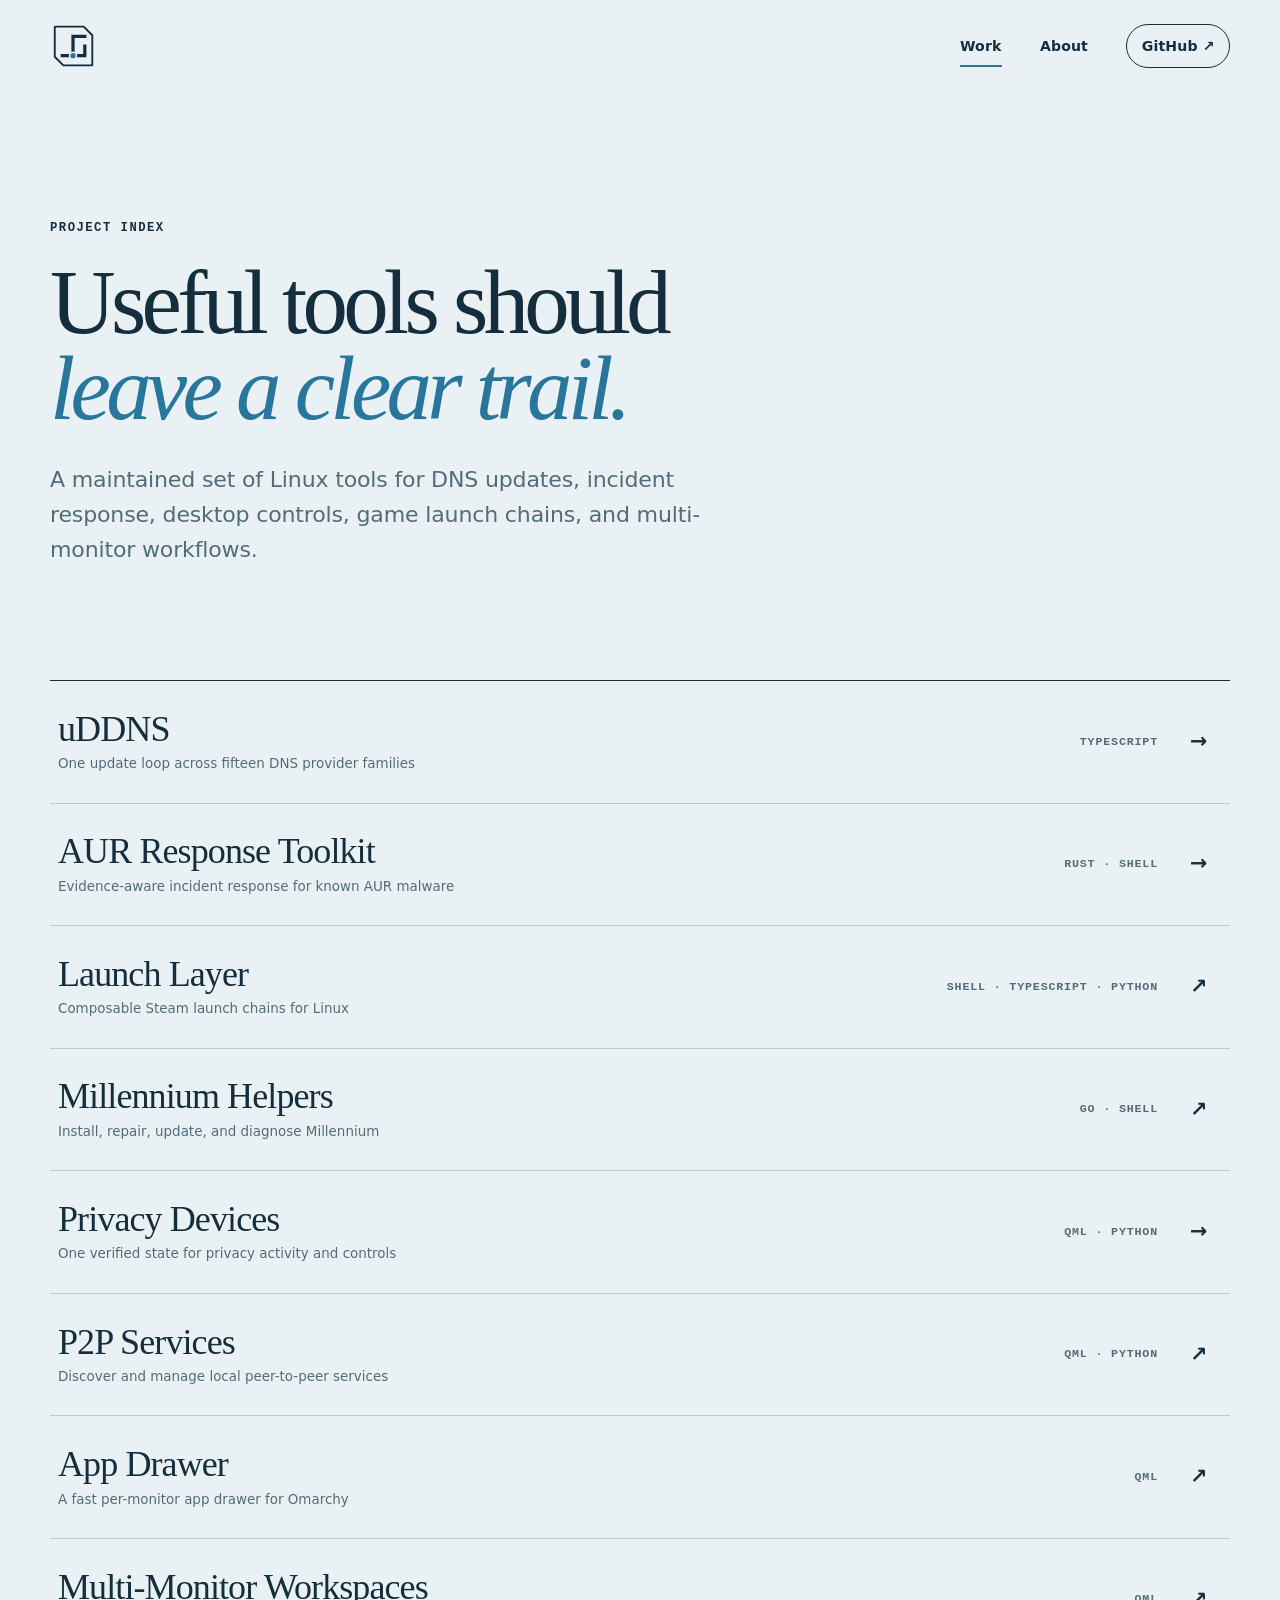
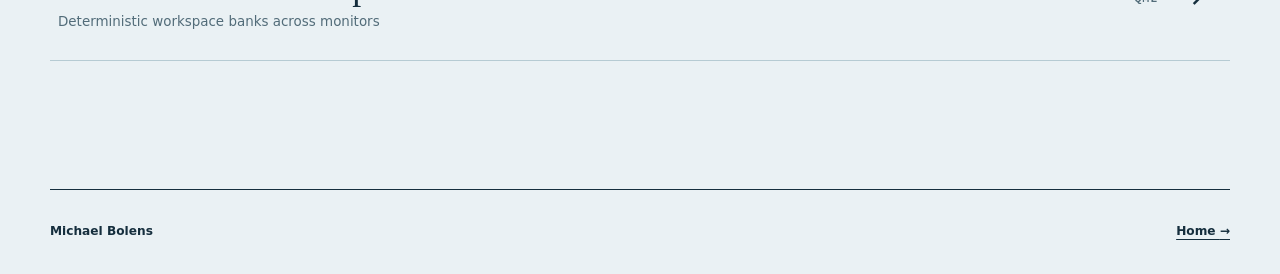
<file: work/index.html>
<!doctype html>
<html lang="en">
<head>
  <meta charset="utf-8"><meta name="viewport" content="width=device-width, initial-scale=1">
  <meta name="description" content="Open-source Linux tools by Michael Bolens for DNS, incident response, desktop privacy, game launches, and multi-monitor workflows."><meta name="theme-color" content="#eaf1f4" media="(prefers-color-scheme: light)"><meta name="theme-color" content="#10232f" media="(prefers-color-scheme: dark)"><title>Work | Michael Bolens</title>
  <meta property="og:title" content="Work | Michael Bolens"><meta property="og:description" content="Maintained Linux tools for infrastructure, desktop control, security, and gaming.">
  <meta property="og:type" content="website"><meta property="og:url" content="https://bolens.github.io/work/">
  <meta property="og:image" content="https://bolens.github.io/assets/social-card.png"><meta property="og:image:alt" content="Michael Bolens, systems builder. Practical tools, close to the system.">
  <meta name="twitter:card" content="summary_large_image"><meta name="twitter:image" content="https://bolens.github.io/assets/social-card.png">
  <link rel="canonical" href="https://bolens.github.io/work/"><link rel="icon" href="../assets/favicon.svg" type="image/svg+xml"><script src="/assets/theme-picker.js"></script><link rel="stylesheet" href="../assets/site.css">
</head>
<body>
  <a class="skip-link" href="#main">Skip to content</a>
  <header class="site-header wrap"><a class="wordmark" href="../" aria-label="Michael Bolens, home"><svg class="brand-mark" viewBox="0 0 48 48" aria-hidden="true"><path class="brand-mark-frame" d="M7 6h27l8 8v28H15l-8-8Z"/><path class="brand-mark-route" d="M14 33h10V15h11M24 33h11v-9"/><circle class="brand-mark-node" cx="24" cy="33" r="3.2"/></svg></a><nav aria-label="Primary navigation"><a aria-current="page" href="./">Work</a><a href="../about/">About</a><a class="nav-cta" rel="me" href="https://github.com/bolens">GitHub <span aria-hidden="true">↗</span></a></nav></header>
  <main id="main" class="inner-page wrap" tabindex="-1">
    <header class="page-intro" data-reveal><p class="eyebrow">Project index</p><h1>Useful tools should<br><em>leave a clear trail.</em></h1><p class="lede">A maintained set of Linux tools for DNS updates, incident response, desktop controls, game launch chains, and multi-monitor workflows.</p></header>
    <div class="index-list" data-reveal>
      <a href="../case-studies/uddns/"><span><b>uDDNS</b><small>One update loop across fifteen DNS provider families</small></span><i>TypeScript</i><strong aria-hidden="true">→</strong></a>
      <a href="../case-studies/aur-response-toolkit/"><span><b>AUR Response Toolkit</b><small>Evidence-aware incident response for known AUR malware</small></span><i>Rust · Shell</i><strong aria-hidden="true">→</strong></a>
      <a href="https://github.com/bolens/launch-layer"><span><b>Launch Layer</b><small>Composable Steam launch chains for Linux</small></span><i>Shell · TypeScript · Python</i><strong aria-hidden="true">↗</strong></a>
      <a href="https://github.com/bolens/millennium-helpers"><span><b>Millennium Helpers</b><small>Install, repair, update, and diagnose Millennium</small></span><i>Go · Shell</i><strong aria-hidden="true">↗</strong></a>
      <a href="../case-studies/privacy-devices/"><span><b>Privacy Devices</b><small>One verified state for privacy activity and controls</small></span><i>QML · Python</i><strong aria-hidden="true">→</strong></a>
      <a href="https://github.com/bolens/omarchy-p2p-services"><span><b>P2P Services</b><small>Discover and manage local peer-to-peer services</small></span><i>QML · Python</i><strong aria-hidden="true">↗</strong></a>
      <a href="https://github.com/bolens/omarchy-app-drawer"><span><b>App Drawer</b><small>A fast per-monitor app drawer for Omarchy</small></span><i>QML</i><strong aria-hidden="true">↗</strong></a>
      <a href="https://github.com/bolens/omarchy-multi-monitor-workspaces"><span><b>Multi-Monitor Workspaces</b><small>Deterministic workspace banks across monitors</small></span><i>QML</i><strong aria-hidden="true">↗</strong></a>
    </div>
  </main>
  <footer class="site-footer wrap"><p>Michael Bolens</p><a href="../">Home <span aria-hidden="true">→</span></a></footer>
</body></html>
</file>
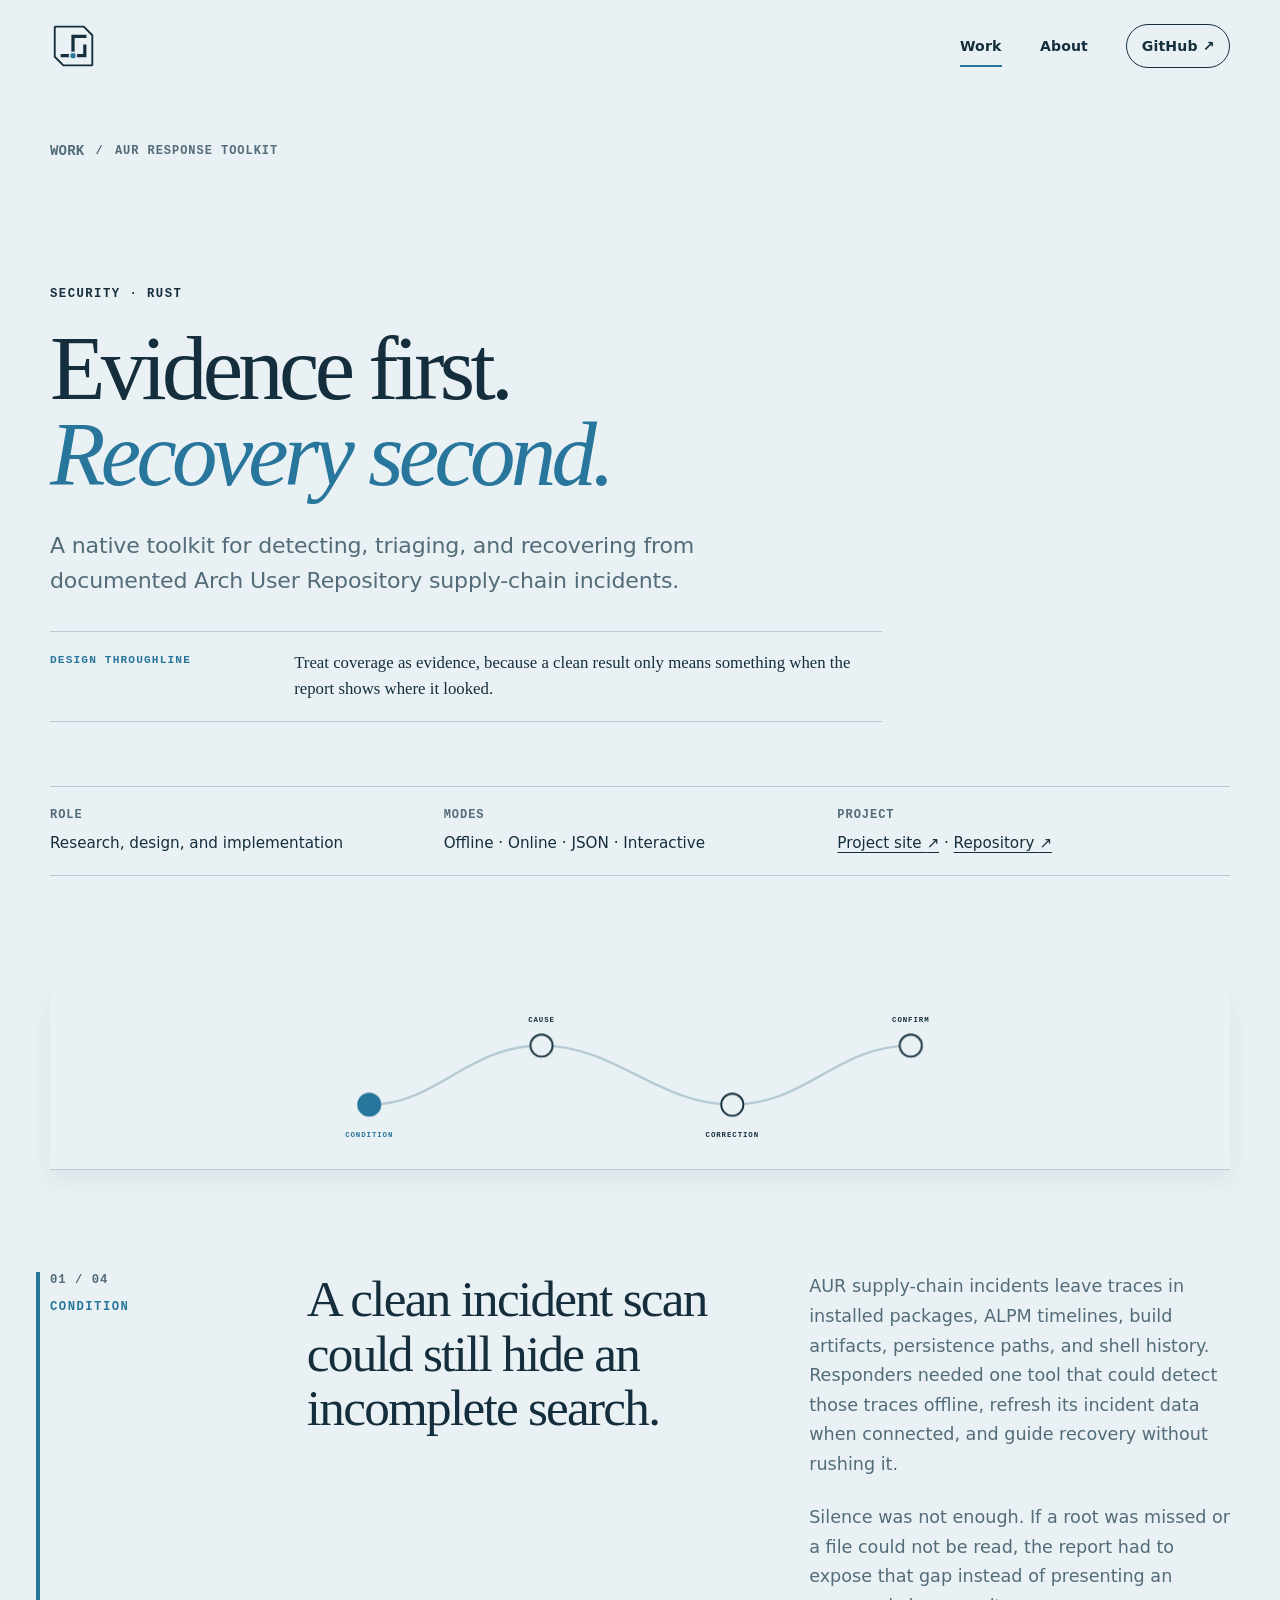
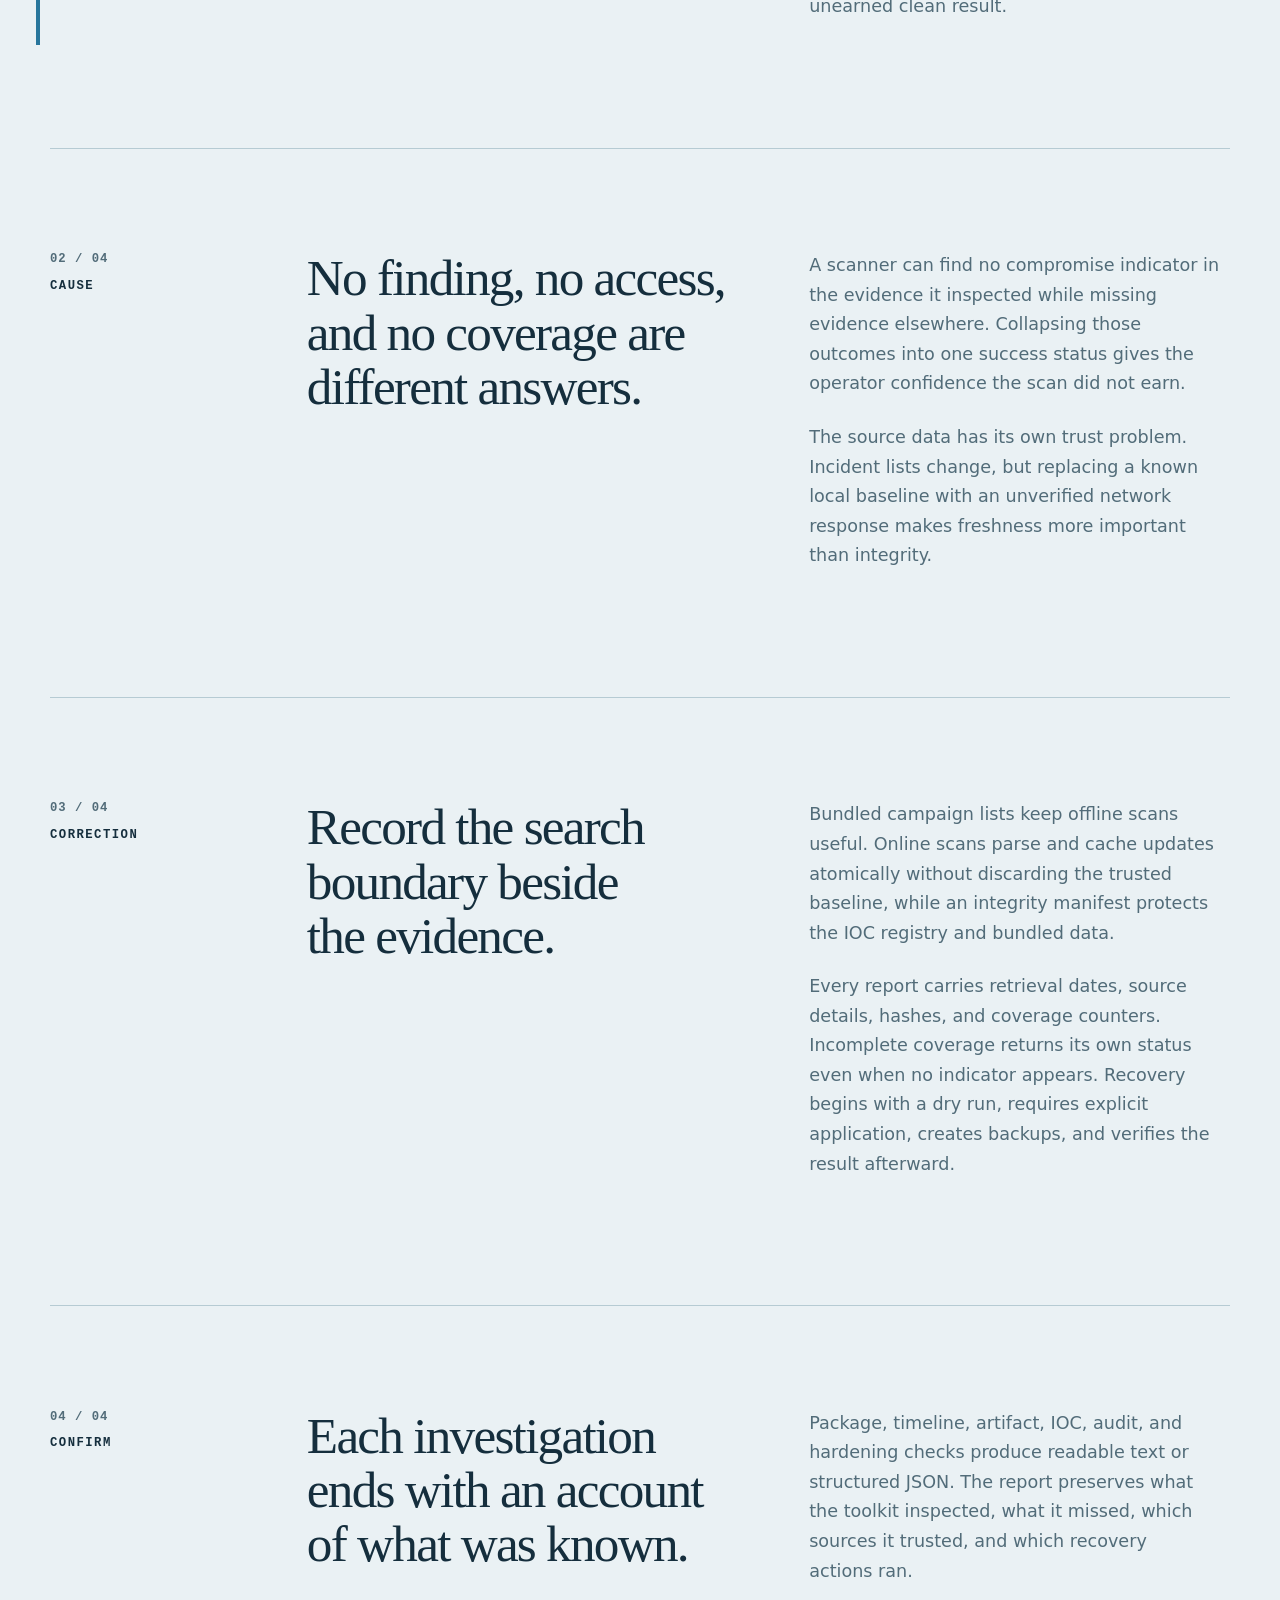
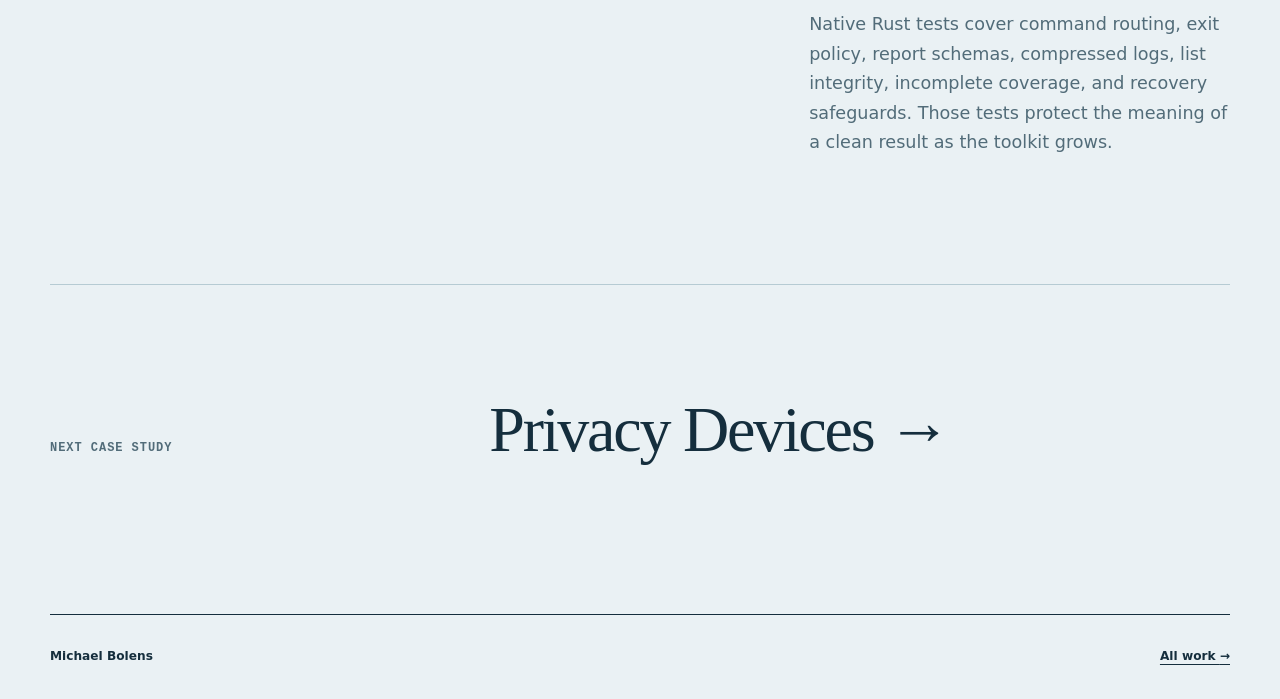
<file: case-studies/aur-response-toolkit/index.html>
<!doctype html>
<html lang="en">
<head>
  <meta charset="utf-8"><meta name="viewport" content="width=device-width, initial-scale=1"><meta name="description" content="How AUR Response Toolkit makes incident scanning and guarded recovery inspectable on Arch Linux.">
  <meta name="theme-color" content="#eaf1f4" media="(prefers-color-scheme: light)"><meta name="theme-color" content="#10232f" media="(prefers-color-scheme: dark)">
  <meta property="og:title" content="AUR Response Toolkit case study | Michael Bolens"><meta property="og:description" content="Evidence-backed incident scanning with explicit coverage, integrity checks, and guarded recovery."><meta property="og:type" content="article"><meta property="og:url" content="https://bolens.github.io/case-studies/aur-response-toolkit/"><meta property="og:image" content="https://bolens.github.io/assets/social-card.png"><meta property="og:image:alt" content="Michael Bolens, systems builder. Practical tools, close to the system."><meta name="twitter:card" content="summary_large_image"><meta name="twitter:image" content="https://bolens.github.io/assets/social-card.png">
  <title>AUR Response Toolkit case study | Michael Bolens</title><link rel="canonical" href="https://bolens.github.io/case-studies/aur-response-toolkit/"><link rel="icon" href="../../assets/favicon.svg" type="image/svg+xml"><script src="/assets/theme-picker.js"></script><link rel="stylesheet" href="../../assets/site.css">
</head>
<body>
  <a class="skip-link" href="#main">Skip to content</a><header class="site-header wrap"><a class="wordmark" href="../../" aria-label="Michael Bolens, home"><svg class="brand-mark" viewBox="0 0 48 48" aria-hidden="true"><path class="brand-mark-frame" d="M7 6h27l8 8v28H15l-8-8Z"/><path class="brand-mark-route" d="M14 33h10V15h11M24 33h11v-9"/><circle class="brand-mark-node" cx="24" cy="33" r="3.2"/></svg></a><nav aria-label="Primary navigation"><a aria-current="page" href="../../work/">Work</a><a href="../../about/">About</a><a class="nav-cta" rel="me" href="https://github.com/bolens">GitHub <span aria-hidden="true">↗</span></a></nav></header>
  <main id="main" class="case-page wrap" tabindex="-1">
    <nav class="breadcrumb" aria-label="Breadcrumb"><a href="../../work/">Work</a><span aria-hidden="true">/</span><span aria-current="page">AUR Response Toolkit</span></nav>
    <header class="case-intro"><p class="eyebrow">Security · Rust</p><h1>Evidence first.<br><em>Recovery second.</em></h1><p class="lede">A native toolkit for detecting, triaging, and recovering from documented Arch User Repository supply-chain incidents.</p><p class="case-thesis"><span>Design throughline</span>Treat coverage as evidence, because a clean result only means something when the report shows where it looked.</p><dl class="case-facts"><div><dt>Role</dt><dd>Research, design, and implementation</dd></div><div><dt>Modes</dt><dd>Offline · Online · JSON · Interactive</dd></div><div><dt>Project</dt><dd><a href="https://bolens.github.io/aur-response-toolkit/">Project site <span aria-hidden="true">↗</span></a><span aria-hidden="true"> · </span><a href="https://github.com/bolens/aur-response-toolkit">Repository <span aria-hidden="true">↗</span></a></dd></div></dl></header>
    <figure class="case-route" aria-labelledby="aur-route-title"><svg viewBox="0 0 1100 260" aria-labelledby="aur-route-title"><title id="aur-route-title">Jump to an AUR Response Toolkit case study section</title><path class="case-route-line" pathLength="1" d="M110 175C220 175 270 79 390 79S580 175 700 175S870 79 990 79"/><path class="case-route-progress" pathLength="1" d="M110 175C220 175 270 79 390 79S580 175 700 175S870 79 990 79"/><a href="#condition"><g transform="translate(110 175)"><circle r="18"/><text y="52" text-anchor="middle">CONDITION</text></g></a><a href="#cause"><g transform="translate(390 79)"><circle r="18"/><text y="-38" text-anchor="middle">CAUSE</text></g></a><a href="#correction"><g transform="translate(700 175)"><circle r="18"/><text y="52" text-anchor="middle">CORRECTION</text></g></a><a href="#confirm"><g transform="translate(990 79)"><circle r="18"/><text y="-38" text-anchor="middle">CONFIRM</text></g></a></svg></figure>
    <article class="case-story">
      <section id="condition"><p class="eyebrow">Condition</p><h2>A clean incident scan could still hide an incomplete search.</h2><div class="prose"><p>AUR supply-chain incidents leave traces in installed packages, ALPM timelines, build artifacts, persistence paths, and shell history. Responders needed one tool that could detect those traces offline, refresh its incident data when connected, and guide recovery without rushing it.</p><p>Silence was not enough. If a root was missed or a file could not be read, the report had to expose that gap instead of presenting an unearned clean result.</p></div></section>
      <section id="cause"><p class="eyebrow">Cause</p><h2>No finding, no access, and no coverage are different answers.</h2><div class="prose"><p>A scanner can find no compromise indicator in the evidence it inspected while missing evidence elsewhere. Collapsing those outcomes into one success status gives the operator confidence the scan did not earn.</p><p>The source data has its own trust problem. Incident lists change, but replacing a known local baseline with an unverified network response makes freshness more important than integrity.</p></div></section>
      <section id="correction"><p class="eyebrow">Correction</p><h2>Record the search boundary beside the evidence.</h2><div class="prose"><p>Bundled campaign lists keep offline scans useful. Online scans parse and cache updates atomically without discarding the trusted baseline, while an integrity manifest protects the IOC registry and bundled data.</p><p>Every report carries retrieval dates, source details, hashes, and coverage counters. Incomplete coverage returns its own status even when no indicator appears. Recovery begins with a dry run, requires explicit application, creates backups, and verifies the result afterward.</p></div></section>
      <section id="confirm"><p class="eyebrow">Confirm</p><h2>Each investigation ends with an account of what was known.</h2><div class="prose"><p>Package, timeline, artifact, IOC, audit, and hardening checks produce readable text or structured JSON. The report preserves what the toolkit inspected, what it missed, which sources it trusted, and which recovery actions ran.</p><p>Native Rust tests cover command routing, exit policy, report schemas, compressed logs, list integrity, incomplete coverage, and recovery safeguards. Those tests protect the meaning of a clean result as the toolkit grows.</p></div></section>
    </article>
    <nav class="case-next" aria-label="Case studies"><span>Next case study</span><a href="../privacy-devices/">Privacy Devices <span aria-hidden="true">→</span></a></nav>
  </main><footer class="site-footer wrap"><p>Michael Bolens</p><a href="../../work/">All work <span aria-hidden="true">→</span></a></footer>
  <script src="../../assets/case-study.js" defer></script>
</body></html>
</file>
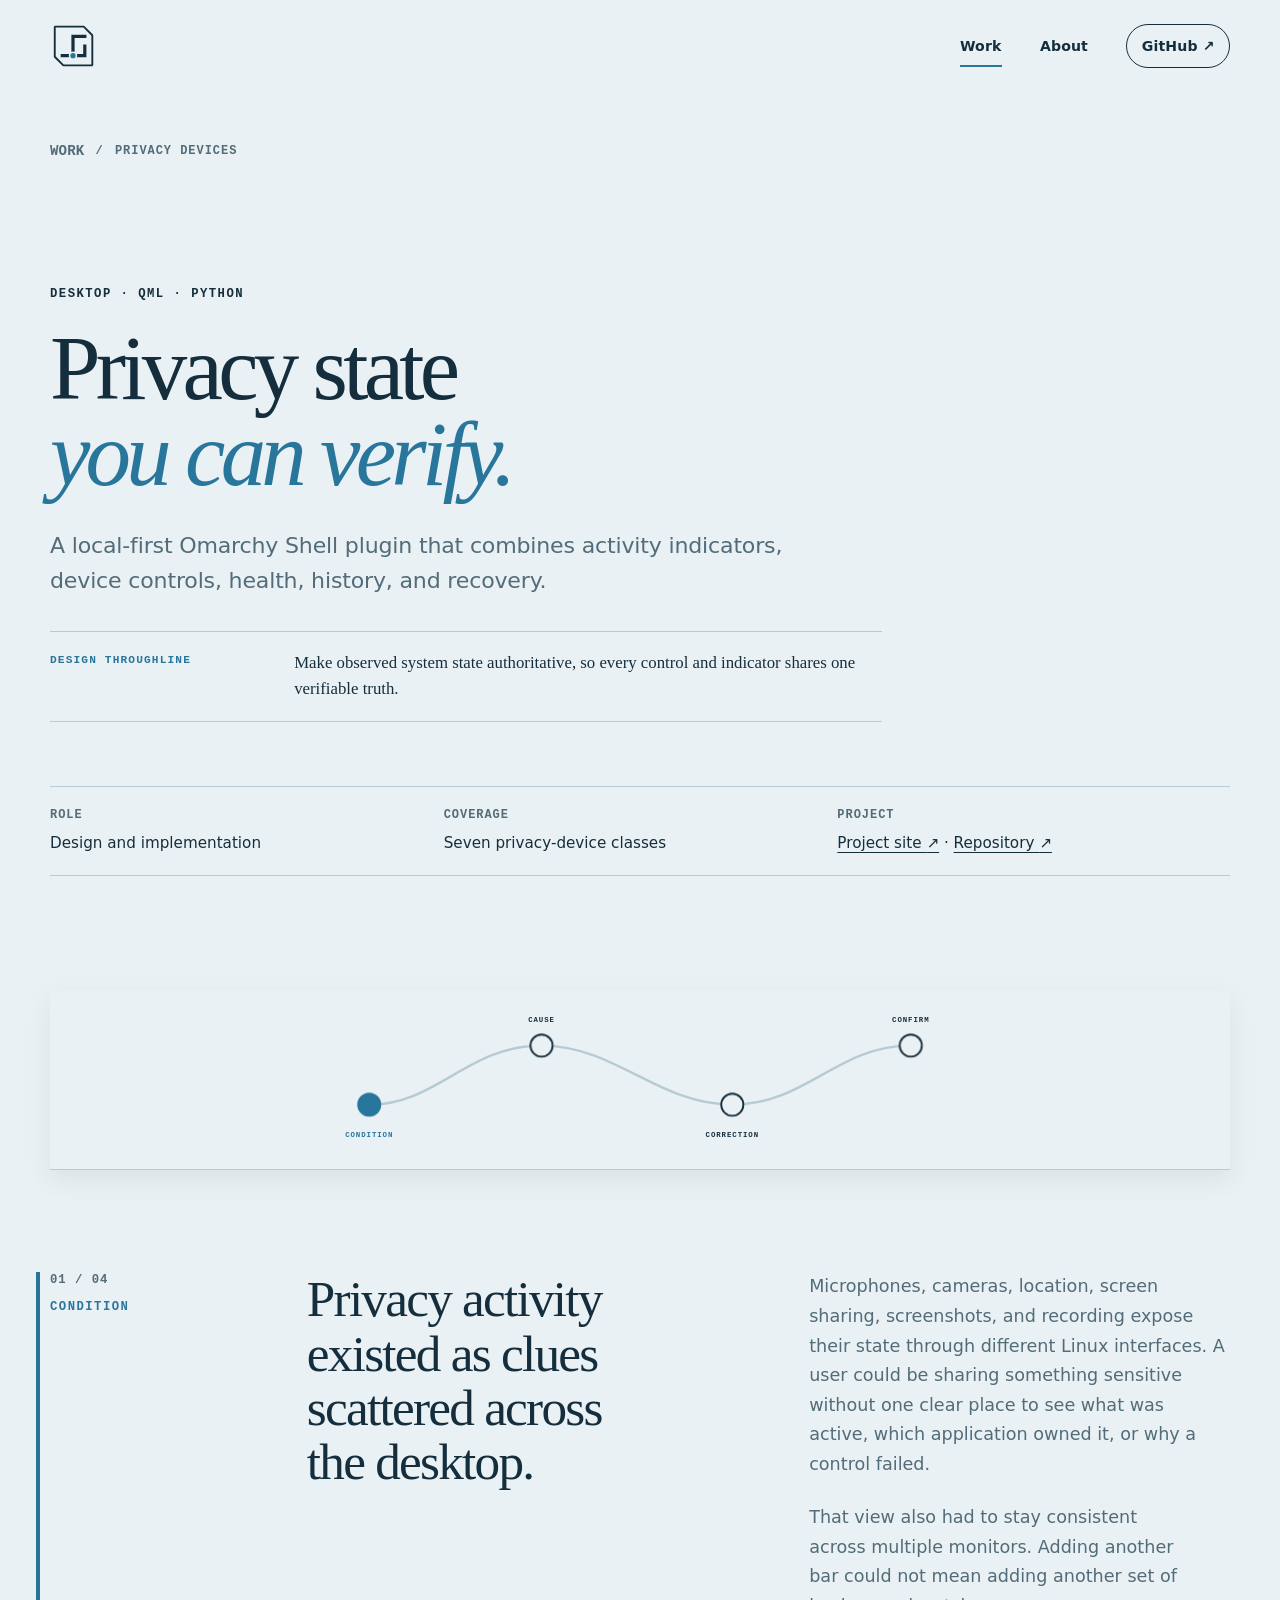
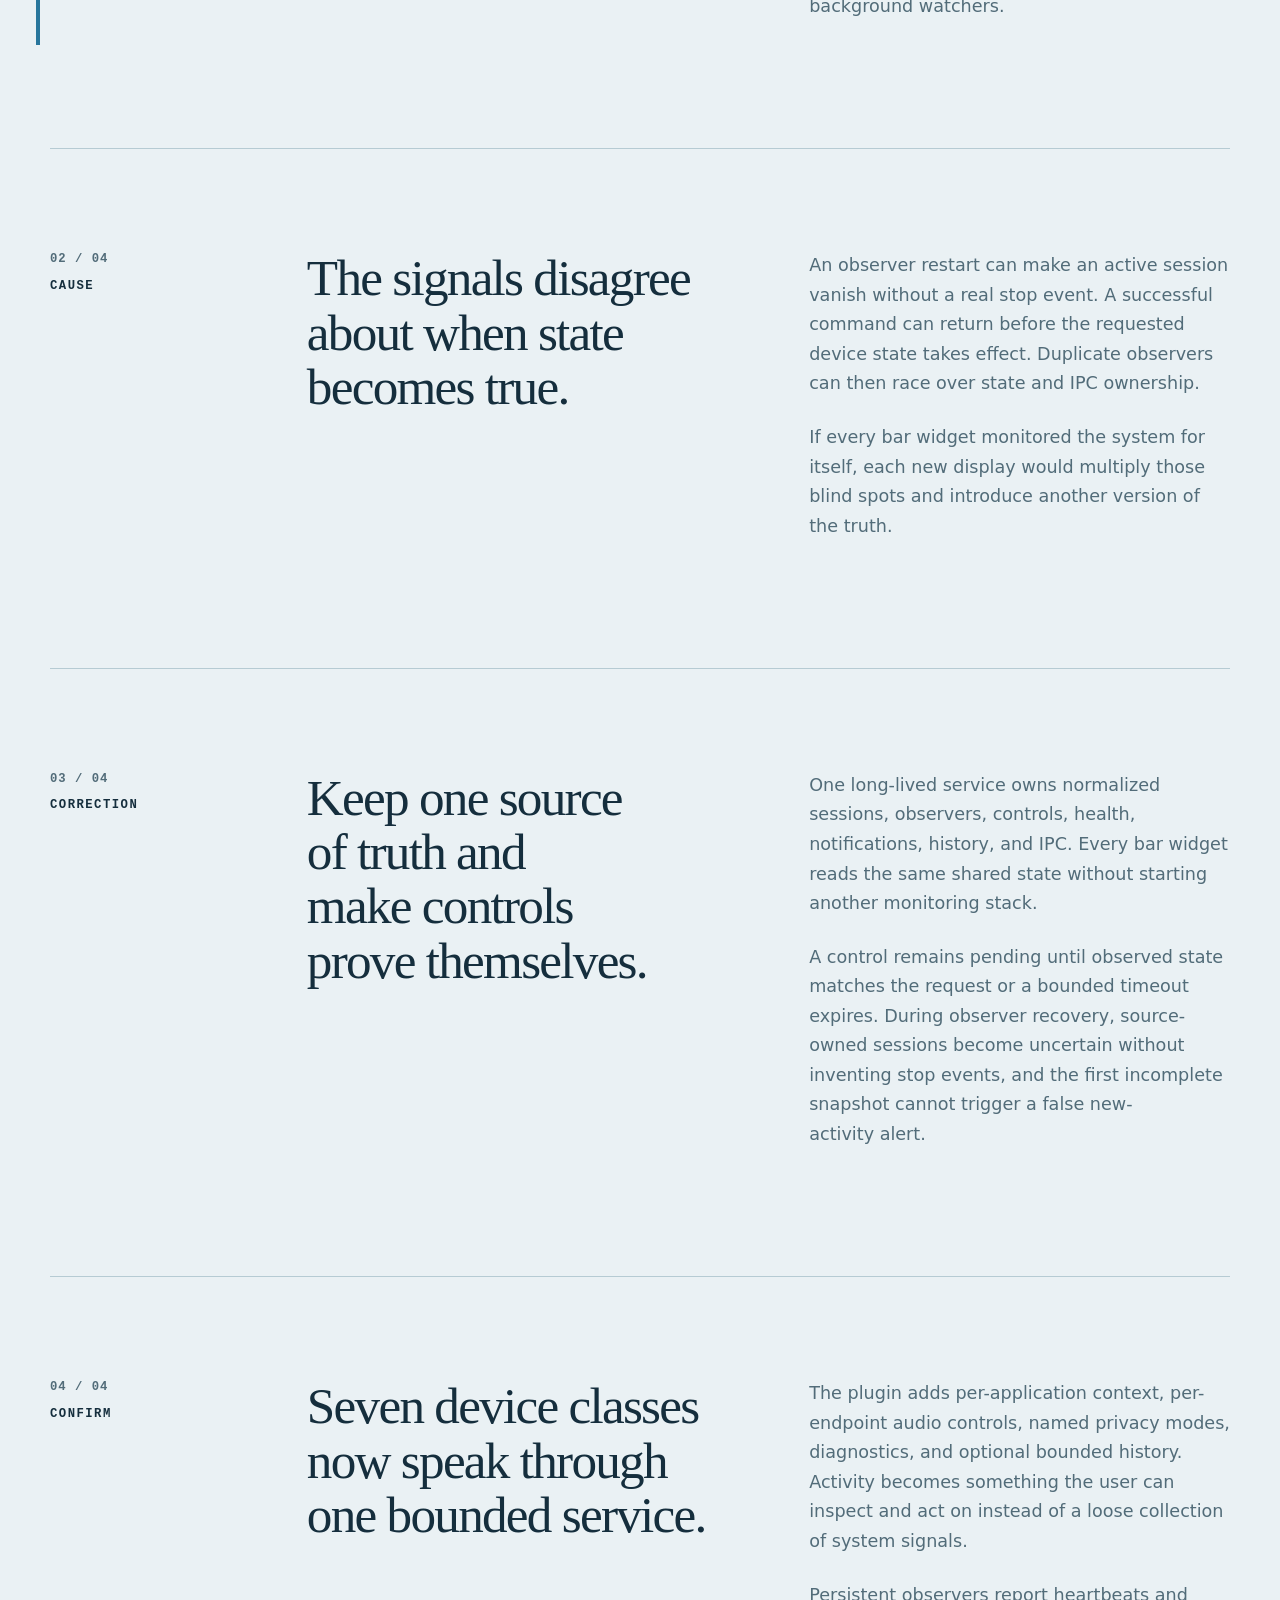
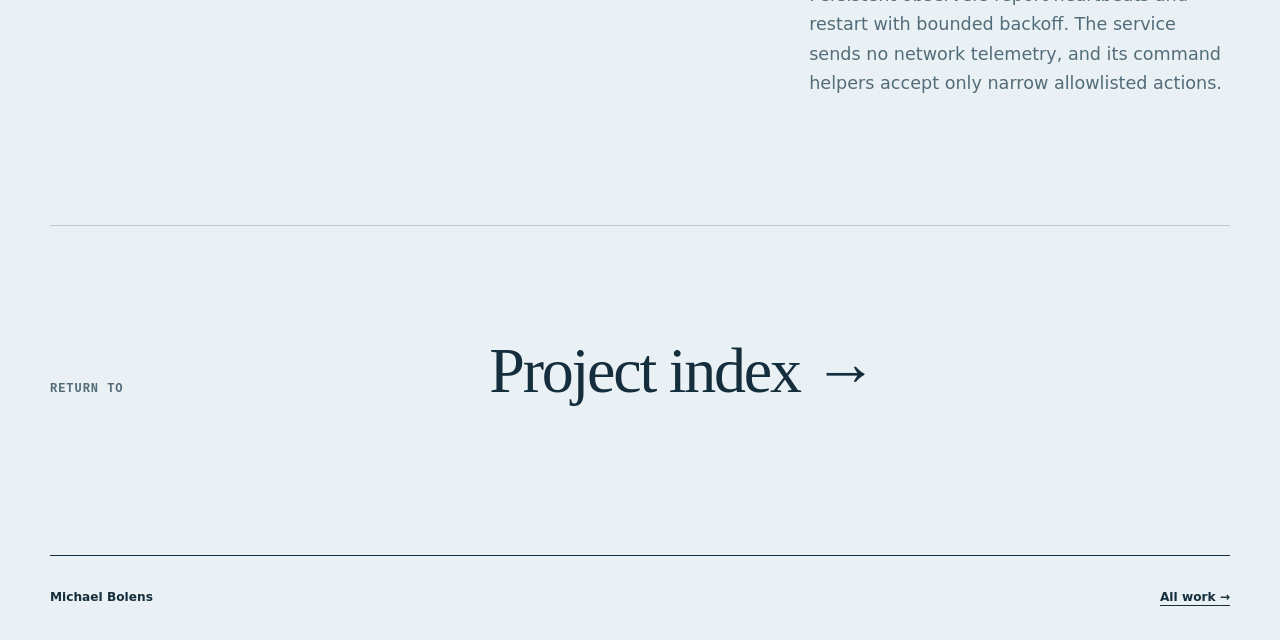
<file: case-studies/privacy-devices/index.html>
<!doctype html>
<html lang="en">
<head>
  <meta charset="utf-8"><meta name="viewport" content="width=device-width, initial-scale=1"><meta name="description" content="How Privacy Devices turns fragmented Linux privacy signals into verified, local-first controls for Omarchy Shell.">
  <meta name="theme-color" content="#eaf1f4" media="(prefers-color-scheme: light)"><meta name="theme-color" content="#10232f" media="(prefers-color-scheme: dark)">
  <meta property="og:title" content="Privacy Devices case study | Michael Bolens"><meta property="og:description" content="Local-first privacy indicators and controls backed by observed system state."><meta property="og:type" content="article"><meta property="og:url" content="https://bolens.github.io/case-studies/privacy-devices/"><meta property="og:image" content="https://bolens.github.io/assets/social-card.png"><meta property="og:image:alt" content="Michael Bolens, systems builder. Practical tools, close to the system."><meta name="twitter:card" content="summary_large_image"><meta name="twitter:image" content="https://bolens.github.io/assets/social-card.png">
  <title>Privacy Devices case study | Michael Bolens</title><link rel="canonical" href="https://bolens.github.io/case-studies/privacy-devices/"><link rel="icon" href="../../assets/favicon.svg" type="image/svg+xml"><script src="/assets/theme-picker.js"></script><link rel="stylesheet" href="../../assets/site.css">
</head>
<body>
  <a class="skip-link" href="#main">Skip to content</a><header class="site-header wrap"><a class="wordmark" href="../../" aria-label="Michael Bolens, home"><svg class="brand-mark" viewBox="0 0 48 48" aria-hidden="true"><path class="brand-mark-frame" d="M7 6h27l8 8v28H15l-8-8Z"/><path class="brand-mark-route" d="M14 33h10V15h11M24 33h11v-9"/><circle class="brand-mark-node" cx="24" cy="33" r="3.2"/></svg></a><nav aria-label="Primary navigation"><a aria-current="page" href="../../work/">Work</a><a href="../../about/">About</a><a class="nav-cta" rel="me" href="https://github.com/bolens">GitHub <span aria-hidden="true">↗</span></a></nav></header>
  <main id="main" class="case-page wrap" tabindex="-1">
    <nav class="breadcrumb" aria-label="Breadcrumb"><a href="../../work/">Work</a><span aria-hidden="true">/</span><span aria-current="page">Privacy Devices</span></nav>
    <header class="case-intro"><p class="eyebrow">Desktop · QML · Python</p><h1>Privacy state<br><em>you can verify.</em></h1><p class="lede">A local-first Omarchy Shell plugin that combines activity indicators, device controls, health, history, and recovery.</p><p class="case-thesis"><span>Design throughline</span>Make observed system state authoritative, so every control and indicator shares one verifiable truth.</p><dl class="case-facts"><div><dt>Role</dt><dd>Design and implementation</dd></div><div><dt>Coverage</dt><dd>Seven privacy-device classes</dd></div><div><dt>Project</dt><dd><a href="https://bolens.github.io/omarchy-privacy-devices/">Project site <span aria-hidden="true">↗</span></a><span aria-hidden="true"> · </span><a href="https://github.com/bolens/omarchy-privacy-devices">Repository <span aria-hidden="true">↗</span></a></dd></div></dl></header>
    <figure class="case-route" aria-labelledby="privacy-route-title"><svg viewBox="0 0 1100 260" aria-labelledby="privacy-route-title"><title id="privacy-route-title">Jump to a Privacy Devices case study section</title><path class="case-route-line" pathLength="1" d="M110 175C220 175 270 79 390 79S580 175 700 175S870 79 990 79"/><path class="case-route-progress" pathLength="1" d="M110 175C220 175 270 79 390 79S580 175 700 175S870 79 990 79"/><a href="#condition"><g transform="translate(110 175)"><circle r="18"/><text y="52" text-anchor="middle">CONDITION</text></g></a><a href="#cause"><g transform="translate(390 79)"><circle r="18"/><text y="-38" text-anchor="middle">CAUSE</text></g></a><a href="#correction"><g transform="translate(700 175)"><circle r="18"/><text y="52" text-anchor="middle">CORRECTION</text></g></a><a href="#confirm"><g transform="translate(990 79)"><circle r="18"/><text y="-38" text-anchor="middle">CONFIRM</text></g></a></svg></figure>
    <article class="case-story">
      <section id="condition"><p class="eyebrow">Condition</p><h2>Privacy activity existed as clues scattered across the desktop.</h2><div class="prose"><p>Microphones, cameras, location, screen sharing, screenshots, and recording expose their state through different Linux interfaces. A user could be sharing something sensitive without one clear place to see what was active, which application owned it, or why a control failed.</p><p>That view also had to stay consistent across multiple monitors. Adding another bar could not mean adding another set of background watchers.</p></div></section>
      <section id="cause"><p class="eyebrow">Cause</p><h2>The signals disagree about when state becomes true.</h2><div class="prose"><p>An observer restart can make an active session vanish without a real stop event. A successful command can return before the requested device state takes effect. Duplicate observers can then race over state and IPC ownership.</p><p>If every bar widget monitored the system for itself, each new display would multiply those blind spots and introduce another version of the truth.</p></div></section>
      <section id="correction"><p class="eyebrow">Correction</p><h2>Keep one source of truth and make controls prove themselves.</h2><div class="prose"><p>One long-lived service owns normalized sessions, observers, controls, health, notifications, history, and IPC. Every bar widget reads the same shared state without starting another monitoring stack.</p><p>A control remains pending until observed state matches the request or a bounded timeout expires. During observer recovery, source-owned sessions become uncertain without inventing stop events, and the first incomplete snapshot cannot trigger a false new-activity alert.</p></div></section>
      <section id="confirm"><p class="eyebrow">Confirm</p><h2>Seven device classes now speak through one bounded service.</h2><div class="prose"><p>The plugin adds per-application context, per-endpoint audio controls, named privacy modes, diagnostics, and optional bounded history. Activity becomes something the user can inspect and act on instead of a loose collection of system signals.</p><p>Persistent observers report heartbeats and restart with bounded backoff. The service sends no network telemetry, and its command helpers accept only narrow allowlisted actions.</p></div></section>
    </article>
    <nav class="case-next" aria-label="Case studies"><span>Return to</span><a href="../../work/">Project index <span aria-hidden="true">→</span></a></nav>
  </main><footer class="site-footer wrap"><p>Michael Bolens</p><a href="../../work/">All work <span aria-hidden="true">→</span></a></footer>
  <script src="../../assets/case-study.js" defer></script>
</body></html>
</file>
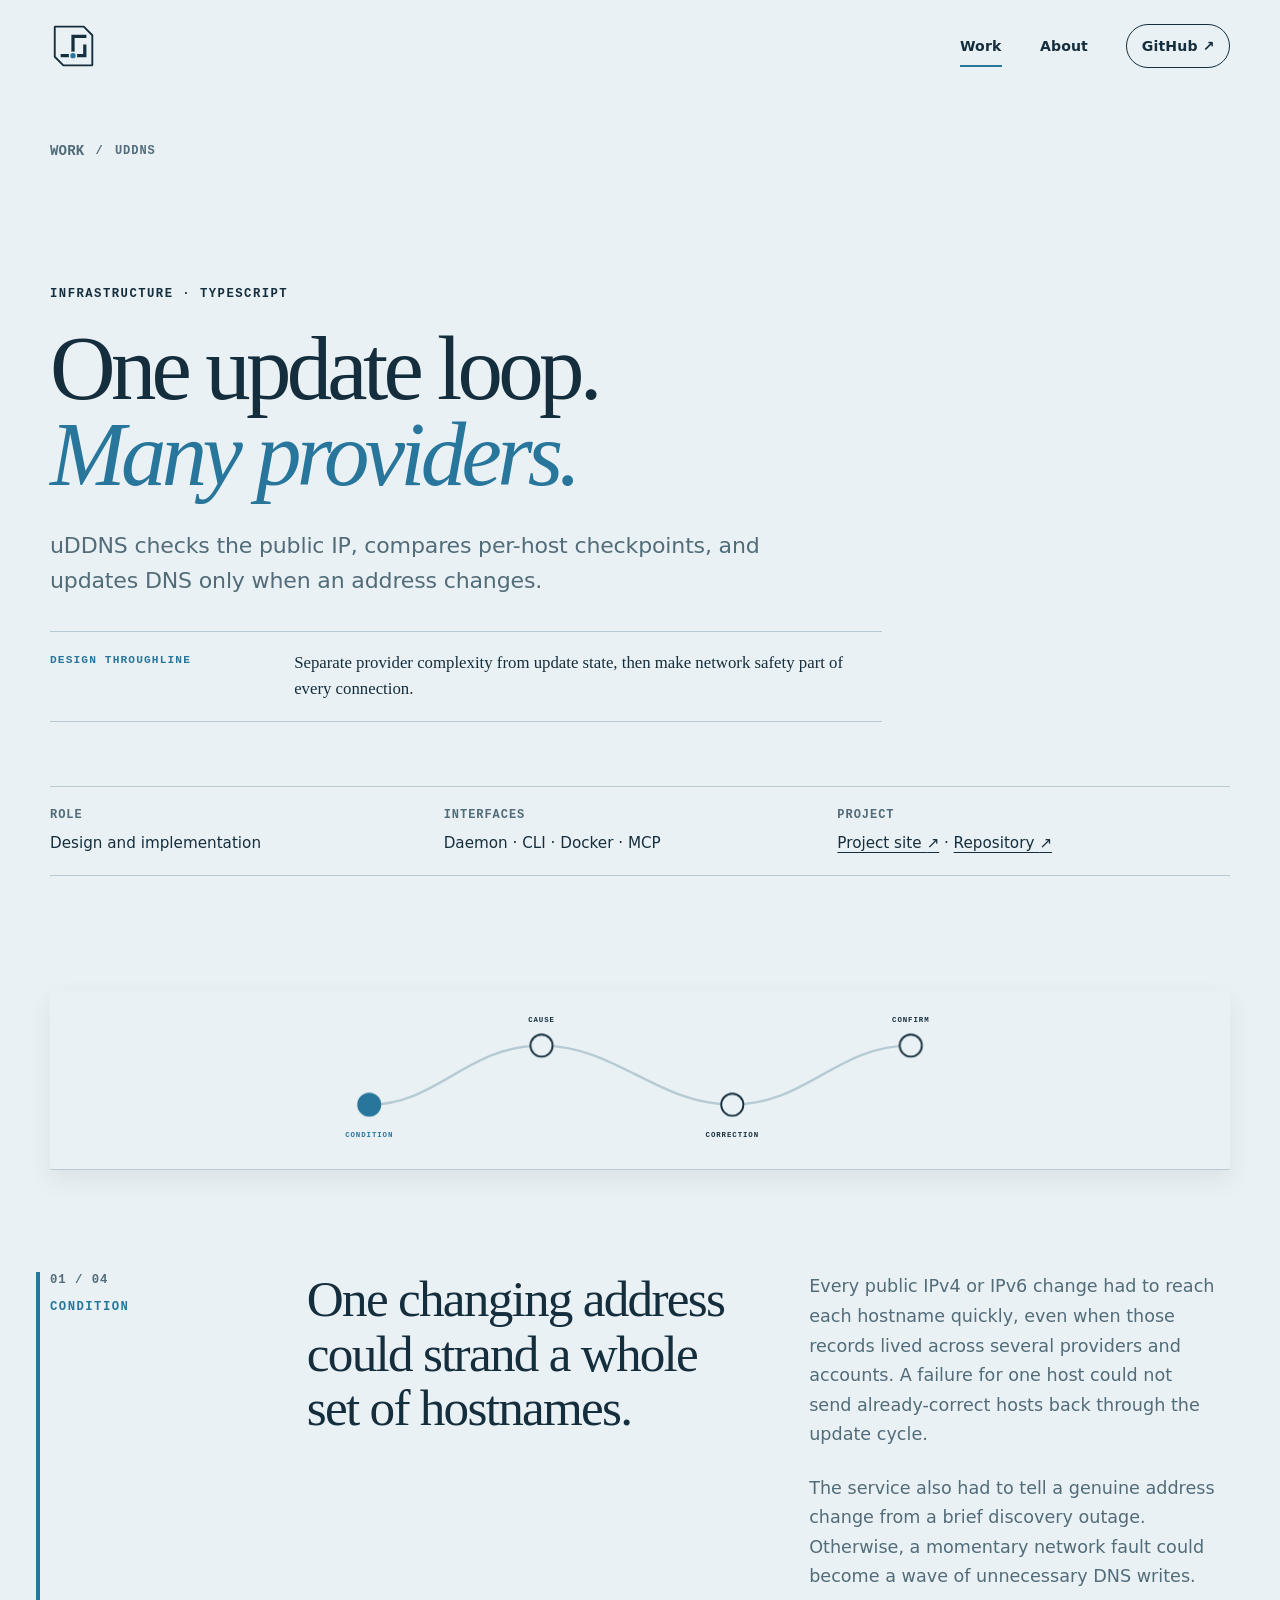
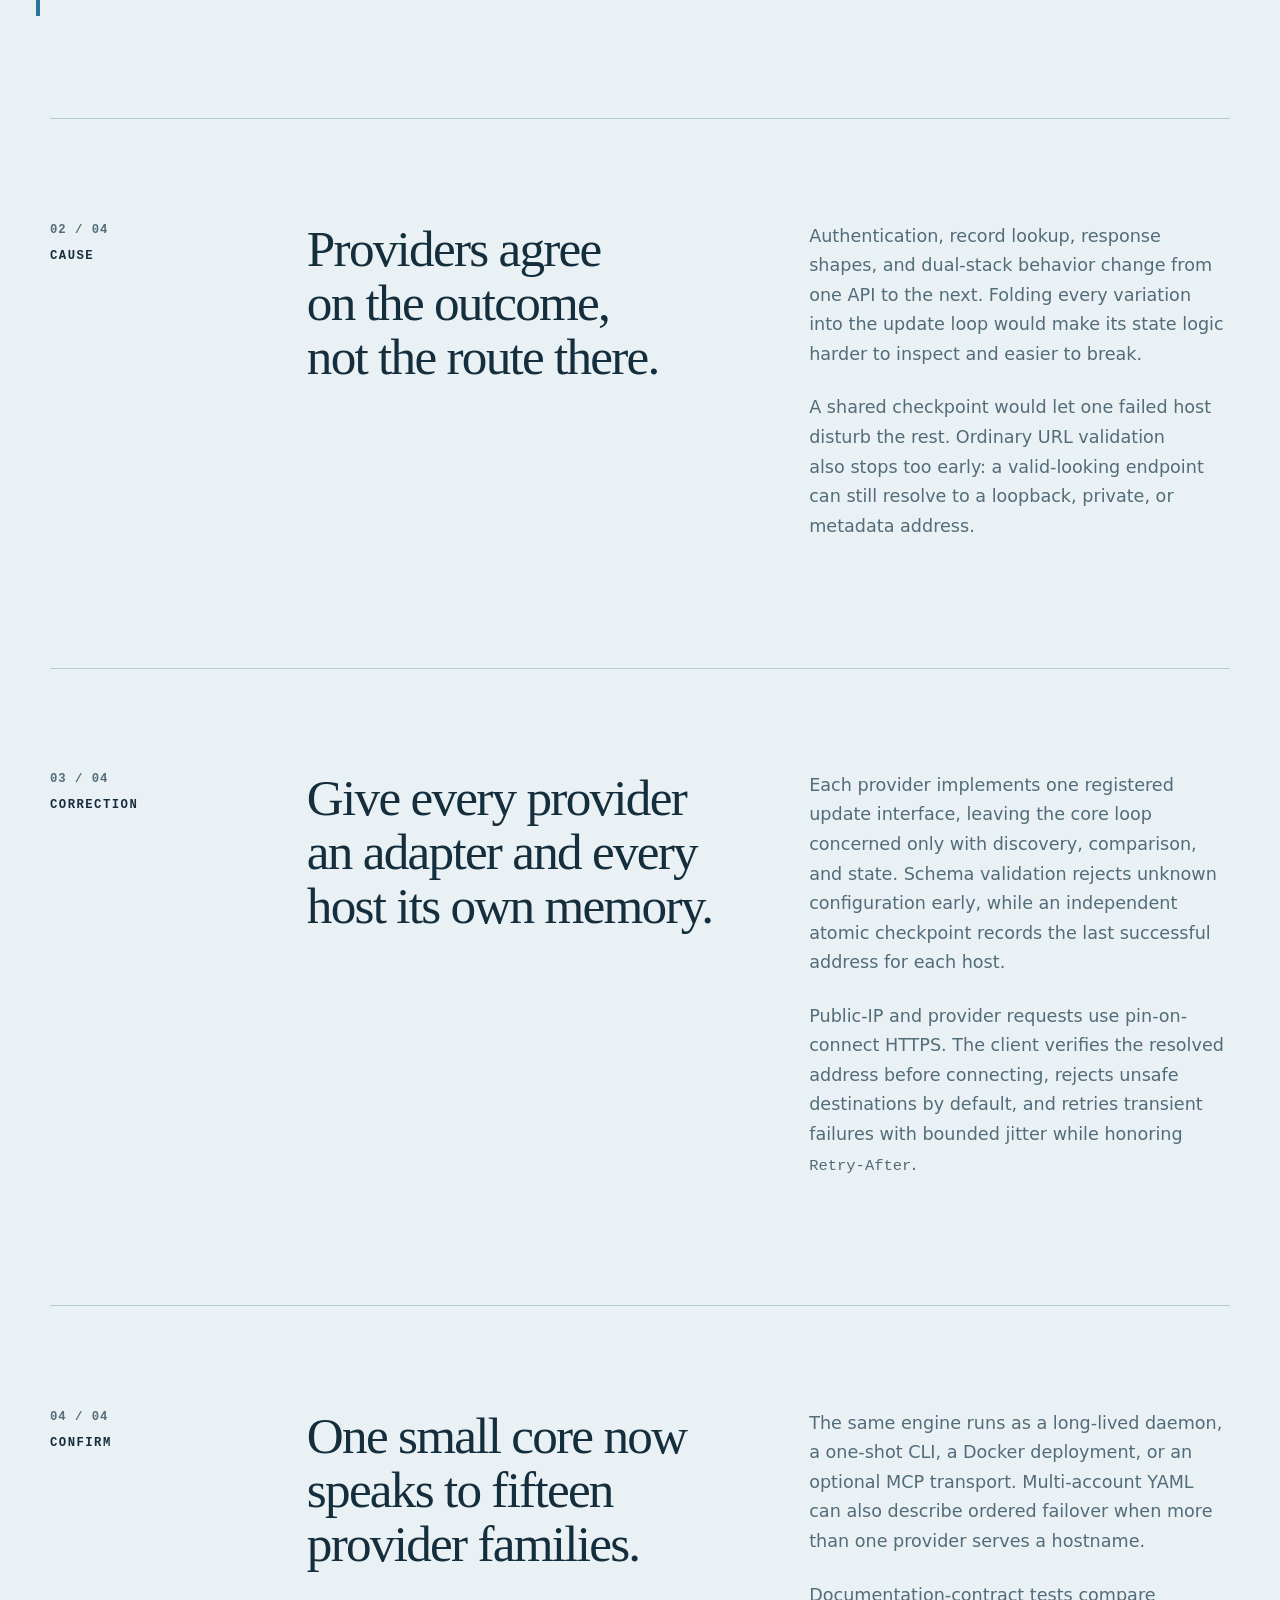
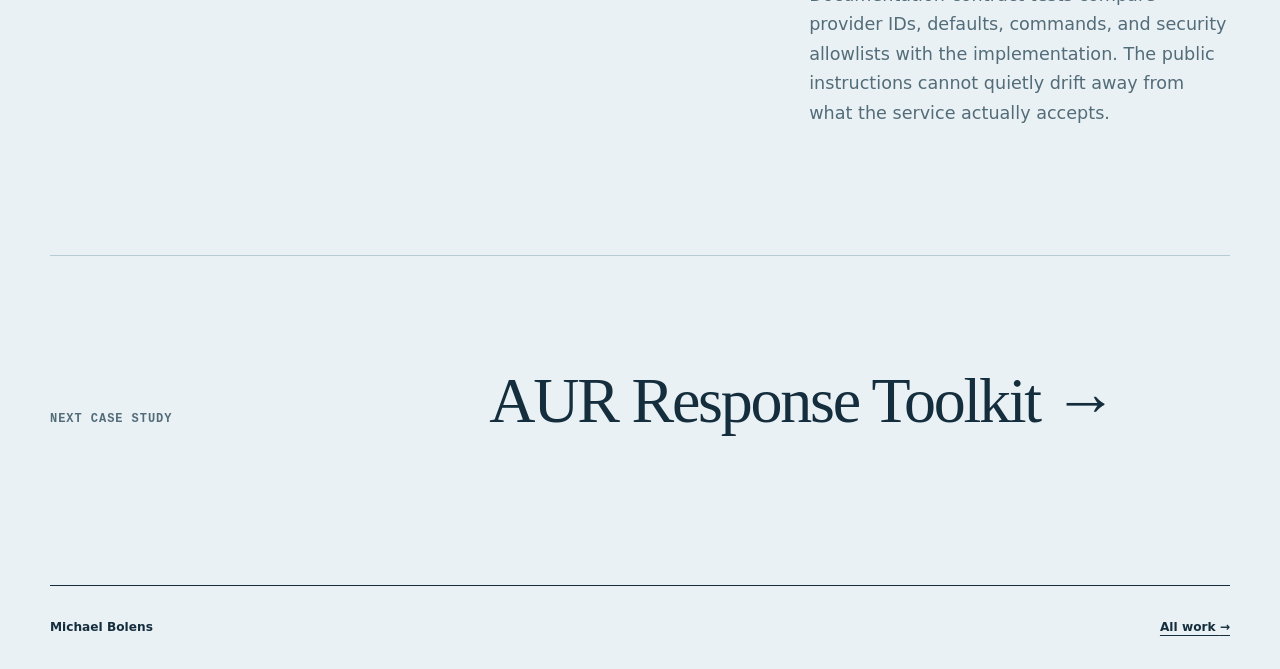
<file: case-studies/uddns/index.html>
<!doctype html>
<html lang="en">
<head>
  <meta charset="utf-8"><meta name="viewport" content="width=device-width, initial-scale=1">
  <meta name="description" content="How uDDNS turns provider-specific dynamic DNS updates into one inspectable, safety-conscious service.">
  <meta name="theme-color" content="#eaf1f4" media="(prefers-color-scheme: light)"><meta name="theme-color" content="#10232f" media="(prefers-color-scheme: dark)">
  <meta property="og:title" content="uDDNS case study | Michael Bolens"><meta property="og:description" content="One update loop across multiple DNS providers, with strict configuration and guarded network boundaries.">
  <meta property="og:type" content="article"><meta property="og:url" content="https://bolens.github.io/case-studies/uddns/"><meta property="og:image" content="https://bolens.github.io/assets/social-card.png"><meta property="og:image:alt" content="Michael Bolens, systems builder. Practical tools, close to the system.">
  <meta name="twitter:card" content="summary_large_image"><meta name="twitter:image" content="https://bolens.github.io/assets/social-card.png">
  <title>uDDNS case study | Michael Bolens</title><link rel="canonical" href="https://bolens.github.io/case-studies/uddns/"><link rel="icon" href="../../assets/favicon.svg" type="image/svg+xml"><script src="/assets/theme-picker.js"></script><link rel="stylesheet" href="../../assets/site.css">
</head>
<body>
  <a class="skip-link" href="#main">Skip to content</a>
  <header class="site-header wrap"><a class="wordmark" href="../../" aria-label="Michael Bolens, home"><svg class="brand-mark" viewBox="0 0 48 48" aria-hidden="true"><path class="brand-mark-frame" d="M7 6h27l8 8v28H15l-8-8Z"/><path class="brand-mark-route" d="M14 33h10V15h11M24 33h11v-9"/><circle class="brand-mark-node" cx="24" cy="33" r="3.2"/></svg></a><nav aria-label="Primary navigation"><a aria-current="page" href="../../work/">Work</a><a href="../../about/">About</a><a class="nav-cta" rel="me" href="https://github.com/bolens">GitHub <span aria-hidden="true">↗</span></a></nav></header>
  <main id="main" class="case-page wrap" tabindex="-1">
    <nav class="breadcrumb" aria-label="Breadcrumb"><a href="../../work/">Work</a><span aria-hidden="true">/</span><span aria-current="page">uDDNS</span></nav>
    <header class="case-intro"><p class="eyebrow">Infrastructure · TypeScript</p><h1>One update loop.<br><em>Many providers.</em></h1><p class="lede">uDDNS checks the public IP, compares per-host checkpoints, and updates DNS only when an address changes.</p><p class="case-thesis"><span>Design throughline</span>Separate provider complexity from update state, then make network safety part of every connection.</p><dl class="case-facts"><div><dt>Role</dt><dd>Design and implementation</dd></div><div><dt>Interfaces</dt><dd>Daemon · CLI · Docker · MCP</dd></div><div><dt>Project</dt><dd><a href="https://bolens.github.io/uddns/">Project site <span aria-hidden="true">↗</span></a><span aria-hidden="true"> · </span><a href="https://github.com/bolens/uddns">Repository <span aria-hidden="true">↗</span></a></dd></div></dl></header>
    <figure class="case-route" aria-labelledby="route-title"><svg viewBox="0 0 1100 260" aria-labelledby="route-title"><title id="route-title">Jump to a uDDNS case study section</title><path class="case-route-line" pathLength="1" d="M110 175C220 175 270 79 390 79S580 175 700 175S870 79 990 79"/><path class="case-route-progress" pathLength="1" d="M110 175C220 175 270 79 390 79S580 175 700 175S870 79 990 79"/><a href="#condition"><g transform="translate(110 175)"><circle r="18"/><text y="52" text-anchor="middle">CONDITION</text></g></a><a href="#cause"><g transform="translate(390 79)"><circle r="18"/><text y="-38" text-anchor="middle">CAUSE</text></g></a><a href="#correction"><g transform="translate(700 175)"><circle r="18"/><text y="52" text-anchor="middle">CORRECTION</text></g></a><a href="#confirm"><g transform="translate(990 79)"><circle r="18"/><text y="-38" text-anchor="middle">CONFIRM</text></g></a></svg></figure>
    <article class="case-story">
      <section id="condition"><p class="eyebrow">Condition</p><h2>One changing address could strand a whole set of hostnames.</h2><div class="prose"><p>Every public IPv4 or IPv6 change had to reach each hostname quickly, even when those records lived across several providers and accounts. A failure for one host could not send already-correct hosts back through the update cycle.</p><p>The service also had to tell a genuine address change from a brief discovery outage. Otherwise, a momentary network fault could become a wave of unnecessary DNS writes.</p></div></section>
      <section id="cause"><p class="eyebrow">Cause</p><h2>Providers agree on the outcome, not the route there.</h2><div class="prose"><p>Authentication, record lookup, response shapes, and dual-stack behavior change from one API to the next. Folding every variation into the update loop would make its state logic harder to inspect and easier to break.</p><p>A shared checkpoint would let one failed host disturb the rest. Ordinary URL validation also stops too early: a valid-looking endpoint can still resolve to a loopback, private, or metadata address.</p></div></section>
      <section id="correction"><p class="eyebrow">Correction</p><h2>Give every provider an adapter and every host its own memory.</h2><div class="prose"><p>Each provider implements one registered update interface, leaving the core loop concerned only with discovery, comparison, and state. Schema validation rejects unknown configuration early, while an independent atomic checkpoint records the last successful address for each host.</p><p>Public-IP and provider requests use pin-on-connect HTTPS. The client verifies the resolved address before connecting, rejects unsafe destinations by default, and retries transient failures with bounded jitter while honoring <code>Retry-After</code>.</p></div></section>
      <section id="confirm"><p class="eyebrow">Confirm</p><h2>One small core now speaks to fifteen provider families.</h2><div class="prose"><p>The same engine runs as a long-lived daemon, a one-shot CLI, a Docker deployment, or an optional MCP transport. Multi-account YAML can also describe ordered failover when more than one provider serves a hostname.</p><p>Documentation-contract tests compare provider IDs, defaults, commands, and security allowlists with the implementation. The public instructions cannot quietly drift away from what the service actually accepts.</p></div></section>
    </article>
    <nav class="case-next" aria-label="Case studies"><span>Next case study</span><a href="../aur-response-toolkit/">AUR Response Toolkit <span aria-hidden="true">→</span></a></nav>
  </main>
  <footer class="site-footer wrap"><p>Michael Bolens</p><a href="../../work/">All work <span aria-hidden="true">→</span></a></footer>
  <script src="../../assets/case-study.js" defer></script>
</body></html>
</file>
<file: assets/site.css>
:root {
  --paper: #eaf1f4; --snow: #f9fcfd; --ink: #152e3d; --muted: #526c79;
  --copper: #28769c; --lichen: #5f887d; --line: #b6cbd3;
  --art-hot:#b64055;--art-warm:#a76516;--art-success:#26745f;--art-cool:#397a94;--art-violet:#684c9c;--art-panel:#173746;--art-panel-line:#5d8da0;--art-on-panel:#f2fafc;--art-track:#496b78;--art-forest:#3f765d;
  --serif: Charter, 'Bitstream Charter', 'Iowan Old Style', 'Palatino Linotype', Georgia, serif;
  --sans: 'Avenir Next', Avenir, 'Segoe UI Variable', 'Segoe UI', ui-sans-serif, system-ui, -apple-system, sans-serif;
  --mono: 'IBM Plex Mono', 'SFMono-Regular', Consolas, 'Liberation Mono', ui-monospace, monospace;
  --wrap: min(1180px, calc(100vw - 40px));
  --scene-sky:#d9eef4;--scene-sky-edge:#77a8b8;--scene-celestial:#e4b95f;
}
:root[data-palette="alpine"] { --paper:#edf4f3;--snow:#fbfdfb;--ink:#142c2b;--muted:#536765;--copper:#b64c32;--lichen:#718d62;--line:#b9c9c6;--art-hot:#c3442e;--art-warm:#a76811;--art-success:#327559;--art-cool:#3f7d8b;--art-violet:#76549b;--art-panel:#173633;--art-panel-line:#668f88;--art-on-panel:#f3fbf8;--art-track:#547873;--art-forest:#527f55; }
:root[data-palette="desert"] { --paper:#f3ead8;--snow:#fffaf0;--ink:#302820;--muted:#6d5e4e;--copper:#b4492f;--lichen:#667a45;--line:#cdbda5;--art-hot:#c63f2e;--art-warm:#9c6411;--art-success:#497044;--art-cool:#397885;--art-violet:#765396;--art-panel:#382820;--art-panel-line:#96725a;--art-on-panel:#fff7e8;--art-track:#806858;--art-forest:#637446; }
:root[data-palette="glacier"] { --paper:#eaf1f4;--snow:#f9fcfd;--ink:#152e3d;--muted:#526c79;--copper:#28769c;--lichen:#5f887d;--line:#b6cbd3;--art-hot:#b64055;--art-warm:#a76516;--art-success:#26745f;--art-cool:#397a94;--art-violet:#684c9c;--art-panel:#173746;--art-panel-line:#5d8da0;--art-on-panel:#f2fafc;--art-track:#496b78;--art-forest:#3f765d; }
:root[data-palette="signal"] { --paper:#f0edf5;--snow:#fcfaff;--ink:#2b233b;--muted:#685e78;--copper:#7550a4;--lichen:#347765;--line:#c9bfd6;--art-hot:#b83e69;--art-warm:#9a6418;--art-success:#28735f;--art-cool:#34778f;--art-violet:#724ca7;--art-panel:#302541;--art-panel-line:#806b9a;--art-on-panel:#fcf8ff;--art-track:#675778;--art-forest:#39745c; }
* { box-sizing: border-box; }
html { scroll-behavior: smooth; background: var(--paper); }
body { margin: 0; color: var(--ink); background: var(--paper); font: 400 clamp(1rem,.97rem + .12vw,1.06rem)/1.62 var(--sans); font-kerning: normal; font-optical-sizing: auto; font-variant-ligatures: common-ligatures contextual; text-rendering: optimizeLegibility; }
main:focus { outline: 0; }
a { color: inherit; text-decoration-thickness: .08em; text-underline-offset: .18em; }
svg { display: block; max-width: 100%; }
.palette-picker { position: fixed; z-index: 30; right: max(1rem,calc((100vw - 1180px)/2)); bottom: 1rem; color: var(--ink); font: 700 .72rem/1.3 var(--mono); letter-spacing: .06em; text-transform: uppercase; }
.palette-picker[hidden] { display: none; }
.palette-picker summary { display: flex; align-items: center; gap: .55rem; padding: .7rem .85rem; border: 1px solid var(--line); border-radius: 999px; background: color-mix(in srgb,var(--snow) 92%,transparent); box-shadow: 0 8px 24px color-mix(in srgb,var(--ink) 12%,transparent); cursor: pointer; list-style: none; backdrop-filter: blur(10px); }
.palette-picker summary::-webkit-details-marker { display: none; }.palette-picker summary:focus-visible { outline: 3px solid var(--copper); outline-offset: 3px; }
.palette-current { width: .75rem; aspect-ratio: 1; border: 2px solid var(--snow); border-radius: 50%; background: var(--copper); box-shadow: 0 0 0 1px var(--ink); }
.palette-panels { position:absolute; right:0; bottom:calc(100% + .6rem); display:grid; grid-template-columns:minmax(13rem,1fr) minmax(8rem,.7fr); gap:1px; width:max-content; max-width:calc(100vw - 2rem); overflow:hidden; border:1px solid var(--line); border-radius:4px; background:var(--line); box-shadow:0 18px 45px color-mix(in srgb,var(--ink) 16%,transparent); }
.palette-picker fieldset { min-width: 0; margin: 0; padding: .55rem; border: 0; background: var(--snow); }
.palette-picker .theme-options { min-width: 8rem; }
.palette-picker legend { position: absolute; width: 1px; height: 1px; overflow: hidden; clip-path: inset(50%); white-space: nowrap; }
.palette-picker label { display: grid; grid-template-columns: auto 2.6rem 1fr; align-items: center; gap: .65rem; padding: .65rem .55rem; border-radius: 2px; cursor: pointer; }.palette-picker label:hover { background: var(--paper); }.palette-picker input { margin: 0; accent-color: var(--copper); }
.palette-picker .theme-options label { grid-template-columns:auto 1fr; }
.palette-swatches { display: flex; overflow: hidden; height: 1rem; border: 1px solid color-mix(in srgb,var(--ink) 25%,transparent); border-radius: 999px; }.palette-swatches i { flex: 1; background: var(--option-paper); }.palette-swatches i:nth-child(2) { background: var(--option-ink); }.palette-swatches i:nth-child(3) { background: var(--option-accent); }
[data-palette-option="alpine"] { --option-paper:#edf4f3;--option-ink:#142c2b;--option-accent:#b64c32; }[data-palette-option="desert"] { --option-paper:#f3ead8;--option-ink:#302820;--option-accent:#b4492f; }[data-palette-option="glacier"] { --option-paper:#eaf1f4;--option-ink:#152e3d;--option-accent:#28769c; }[data-palette-option="signal"] { --option-paper:#f0edf5;--option-ink:#2b233b;--option-accent:#7550a4; }
.command-palette { color-scheme:inherit; width: min(42rem,calc(100vw - 2rem)); max-height: min(42rem,calc(100dvh - 2rem)); margin: clamp(1rem,12vh,7rem) auto auto; padding: 0; overflow: hidden; border: 1px solid var(--line); border-radius: 5px; background: var(--snow); color: var(--ink); box-shadow: 0 28px 90px color-mix(in srgb,var(--ink) 28%,transparent); }
.command-palette::backdrop { background: color-mix(in srgb,var(--ink) 42%,transparent); backdrop-filter: blur(7px); }
.command-search { display: grid; grid-template-columns: auto 1fr auto; align-items: center; gap: .75rem; padding: .9rem 1rem; border-bottom: 1px solid var(--line); color: var(--muted); }
.command-search > span { color: var(--copper); font: 400 1.5rem/1 var(--serif); }
.command-search input { min-width: 0; padding: .3rem 0; border: 0; outline: 0; background: transparent; color: var(--ink); font: 400 clamp(1rem,2vw,1.18rem)/1.4 var(--sans); }
.command-search input::placeholder { color: var(--muted); }
.command-palette kbd { min-width: 1.55rem; padding: .16rem .34rem; border: 1px solid var(--line); border-bottom-width: 2px; border-radius: 3px; background: var(--paper); color: var(--muted); font: 700 .66rem/1.2 var(--mono); text-align: center; }
.command-results { max-height: min(29rem,calc(100dvh - 11rem)); overflow-y: auto; padding: .45rem; }
.command-results button { width: 100%; display: grid; grid-template-columns: 1fr auto; align-items: center; gap: 1rem; padding: .75rem .8rem; border: 0; border-radius: 3px; background: transparent; color: var(--ink); text-align: left; cursor: pointer; }
.command-results button[aria-selected="true"] { background: var(--paper); box-shadow: inset 3px 0 var(--copper); }
.command-results button span { display: grid; gap: .14rem; }
.command-results b { font: 700 .9rem/1.35 var(--sans); }
.command-results small { color: var(--muted); font-size: .76rem; line-height: 1.35; }
.command-results i { color: var(--copper); font: normal 700 .64rem/1.3 var(--mono); letter-spacing: .07em; text-transform: uppercase; }
.command-meta { display:flex!important; grid-auto-flow:column; align-items:center; justify-content:end; gap:.6rem!important; }
.command-meta kbd { white-space:nowrap; }
.command-empty { margin: 0; padding: 2.5rem 1rem; color: var(--muted); text-align: center; }
.command-palette footer { display: flex; gap: 1rem; padding: .65rem 1rem; border-top: 1px solid var(--line); color: var(--muted); font: 700 .65rem/1.4 var(--mono); }
.command-palette footer span { display: flex; align-items: center; gap: .3rem; }
.wrap { width: var(--wrap); margin-inline: auto; }
.skip-link { position: fixed; z-index: 20; top: 8px; left: 8px; padding: .7rem 1rem; background: var(--ink); color: var(--snow); transform: translateY(-150%); }
.skip-link:focus { transform: none; }
:focus-visible { outline: 3px solid var(--copper); outline-offset: 4px; }
.site-header { min-height: 92px; display: flex; justify-content: space-between; align-items: center; }
.wordmark { display: block; width: 46px; color: var(--ink); text-decoration: none; }
.wordmark { view-transition-name: site-mark; }
.brand-mark { width: 100%; overflow: visible; scale: 1.12; }
.brand-mark-frame { fill: none; stroke: currentColor; stroke-width: 1.75; stroke-linejoin: bevel; }
.brand-mark-route { fill: none; stroke: currentColor; stroke-width: 3; stroke-linecap: square; stroke-linejoin: miter; }
.brand-mark-node { fill: var(--copper); stroke: var(--paper); stroke-width: 1.5; }
.wordmark .brand-mark-route, .wordmark .brand-mark-node { transition: stroke .2s, fill .2s, translate .2s; }
.wordmark:hover .brand-mark-route { stroke: var(--copper); translate: 2px 0; }
.wordmark:hover .brand-mark-node { fill: var(--ink); }
nav { display: flex; align-items: center; gap: clamp(1.2rem, 3vw, 2.4rem); }
.site-header nav { view-transition-name: site-nav; }
nav a { text-decoration: none; font-size: .88rem; font-weight: 700; letter-spacing: .01em; }
nav a:not(.nav-cta) { padding-block: .6rem; background: linear-gradient(var(--copper),var(--copper)) 0 100%/0 2px no-repeat; transition: background-size .25s ease; }
nav a:not(.nav-cta):hover, nav a[aria-current="page"] { background-size: 100% 2px; }
.nav-cta { border: 1px solid var(--ink); border-radius: 999px; padding: .58rem .9rem; transition: color .2s, background .2s; }
.nav-cta:hover { background: var(--ink); color: var(--snow); }
.hero { min-height: calc(100svh - 92px); display: grid; grid-template-columns: 1.03fr .97fr; align-items: center; gap: clamp(1rem, 5vw, 5rem); padding-block: clamp(2rem, 5vw, 5rem) 5rem; }
.eyebrow { margin: 0 0 1.4rem; font: 700 clamp(.7rem,.67rem + .12vw,.77rem)/1.45 var(--mono); letter-spacing: .12em; text-transform: uppercase; }
.status-dot { display: inline-block; width: .56rem; aspect-ratio: 1; margin-right: .5rem; border-radius: 50%; background: var(--copper); box-shadow: 0 0 0 4px color-mix(in srgb, var(--copper) 18%, transparent); }
h1,h2,h3 { text-wrap: balance; }
p,dd,small { text-wrap: pretty; }
h1 { margin: 0; font: 400 clamp(3.5rem,7.1vw,6.9rem)/.94 var(--serif); letter-spacing: -.052em; }
h1 em, h2 em { color: var(--copper); font-weight: 400; }
.lede { max-width: 39rem; margin: 2rem 0 0; color: var(--muted); font-size: clamp(1.1rem,1.35vw + .72rem,1.38rem); line-height: 1.58; letter-spacing: -.008em; }
.hero-actions { display: flex; flex-wrap: wrap; align-items: center; gap: 1.4rem; margin-top: 2.3rem; }
.button { display: inline-flex; align-items: center; gap: 1.5rem; border: 1px solid var(--ink); border-radius: 999px; padding: .85rem 1.15rem; background: var(--ink); color: var(--snow); text-decoration: none; font-size: .86rem; font-weight: 700; transition: transform .2s, background .2s, color .2s; }
.button:hover { transform: translateY(-2px); background: var(--copper); border-color: var(--copper); }
.text-link { padding: .6rem 0; font-size: .9rem; font-weight: 700; text-underline-offset: .3rem; }
.signal-map { margin: 0; align-self: stretch; display: flex; flex-direction: column; justify-content: center; }
.signal-map svg { width: min(100%, 610px); margin-inline: auto; overflow: visible; }
.signal-map figcaption { margin: -1rem 1rem 0 auto; color: var(--muted); font: .75rem/1.4 var(--mono); text-transform: uppercase; letter-spacing: .08em; }
.contours path { fill: none; stroke: var(--line); stroke-width: 1; }
.signal-path { fill: none; stroke: var(--copper); stroke-width: 4; stroke-linecap: round; stroke-dasharray: 1; stroke-dashoffset: 1; animation: route 2.2s .35s cubic-bezier(.65,0,.25,1) forwards; }
.signal-glow { stroke: color-mix(in srgb, var(--copper) 18%, transparent); stroke-width: 16; }
.map-node circle:first-child { fill: var(--paper); stroke: var(--ink); stroke-width: 2; filter: url(#soft-shadow); }
.map-node .pulse { fill: none; stroke: var(--copper); stroke-width: 2; transform-box: fill-box; transform-origin: center; animation: pulse 3s ease-out infinite; }
.map-node text, .map-key text { fill: var(--ink); font: 700 11px var(--mono); letter-spacing: 1px; }
.map-key path { stroke: var(--ink); stroke-width: 1; }
.node-infra .pulse { animation-delay: .45s; }.node-desktop .pulse { animation-delay: .9s;}.node-play .pulse { animation-delay: 1.35s;}
@keyframes route { to { stroke-dashoffset: 0; }}
@keyframes pulse { 0%,35% { opacity: .8; transform: scale(.65); } 75%,100% { opacity: 0; transform: scale(1.65); }}
.principles { display: grid; grid-template-columns: .8fr 3fr; align-items: center; padding: 1.35rem 0; border-block: 1px solid var(--line); }
.principles p { margin: 0; color: var(--muted); font: 700 .75rem var(--mono); text-transform: uppercase; letter-spacing: .1em; }
.principles ul { display: flex; justify-content: space-between; gap: 1.5rem; margin: 0; padding: 0; list-style: none; font: 400 clamp(1.05rem, 2vw, 1.4rem) var(--serif); }
.principles li::before { content: '◆'; margin-right: 1rem; color: var(--copper); font-size: .52em; vertical-align: .22em; }
.work-section { padding-block: clamp(6rem, 12vw, 11rem); }
.section-heading { display: grid; grid-template-columns: .7fr 2fr 1.1fr; gap: 2rem; align-items: end; margin-bottom: 4rem; }
.section-heading .eyebrow { align-self: start; }
.section-heading h2, .toolbox h2, .about-grid h2, .availability h2 { margin: 0; font: 400 clamp(2.3rem,5vw,4.7rem)/1.01 var(--serif); letter-spacing: -.04em; }
.section-heading > p:last-child { margin: 0; color: var(--muted); }
.project-list { display: grid; grid-template-columns: repeat(2, 1fr); gap: 1.2rem; }
.project { min-width: 0; }
.project-featured { grid-column: 1 / -1; }
.project-link { height: 100%; display: grid; grid-template-rows: auto 1fr; overflow: clip; border: 1px solid var(--line); border-radius: 3px; background: var(--snow); text-decoration: none; transition: transform .28s ease, box-shadow .28s ease; }
.project-link:hover { transform: translateY(-5px); box-shadow: 0 20px 45px rgba(20,44,43,.11); }
.project-visual { background: color-mix(in srgb,var(--paper) 78%,var(--lichen)); overflow: hidden; }
.project-featured .project-visual { aspect-ratio: 2.45 / 1; }
.project:not(.project-featured) .project-visual { aspect-ratio: 1.55 / 1; }
.project-visual svg { width: 100%; height: 100%; }
.project-visual text { fill: var(--muted); font: 700 11px var(--mono); letter-spacing: 1.4px; }
.card-grid { fill: none; stroke: color-mix(in srgb,var(--ink) 12%,transparent); stroke-width: 1; }
.visual-ddns .ddns-routes path { fill: none; stroke: var(--art-track); stroke-width: 2.5; stroke-dasharray: 6 9; }
.visual-ddns .ddns-endpoints > g > circle:first-child { fill: var(--paper); stroke: var(--ink); stroke-width: 4; }
.visual-ddns .endpoint-core { fill: var(--lichen); stroke: var(--paper); stroke-width: 2; transform-box: fill-box; transform-origin: center; animation: endpoint-pulse 2.4s ease-in-out infinite; }
.visual-ddns .ddns-endpoints > g:nth-child(2) .endpoint-core { animation-delay: -.8s; }.visual-ddns .ddns-endpoints > g:nth-child(3) .endpoint-core { animation-delay: -1.6s; }
.visual-ddns .ddns-packets circle { fill: var(--art-hot); stroke: var(--art-warm); stroke-width: 3; }
.ddns-server rect { fill: var(--art-panel); stroke: var(--art-panel-line); stroke-width: 2; }.ddns-server .server-top { stroke: var(--art-panel-line); stroke-width: 2; }.ddns-server > circle:not(.server-status) { fill: var(--art-hot); }.ddns-server > circle:nth-of-type(2) { fill: var(--art-warm); }.ddns-server .server-lines { fill: none; stroke: var(--art-on-panel); stroke-width: 7; stroke-linecap: round; }.ddns-server .server-status { fill: var(--art-success); animation: status-blink 1.8s ease-in-out infinite; }
@keyframes endpoint-pulse { 50% { fill: var(--art-hot); scale: 1.35; } }
@keyframes status-blink { 50% { opacity: .35; } }
.visual-shield .shield { fill: var(--art-panel); }.visual-shield .shield-inset { fill: none; stroke: var(--art-panel-line); stroke-width: 2; stroke-dasharray: 5 7; }.visual-shield .scan { stroke: var(--art-hot); stroke-width: 5; stroke-linecap: round; filter: drop-shadow(0 0 5px color-mix(in srgb,var(--art-hot) 55%,transparent)); animation: scan 2.8s ease-in-out infinite; }.visual-shield .check { fill: none; stroke: var(--art-on-panel); stroke-width: 12; stroke-linecap: round; stroke-linejoin: round; stroke-dasharray: 1; stroke-dashoffset: 1; animation: check-draw 2.8s ease-out infinite; }.evidence-dots circle { fill: var(--art-warm); stroke: var(--ink); stroke-width: 3; transform-box: fill-box; transform-origin: center; animation: evidence-read 2.8s ease-in-out infinite; }.evidence-dots circle:nth-child(2) { animation-delay: -.9s; }.evidence-dots circle:nth-child(3) { animation-delay: -1.8s; }
@keyframes scan { 0%,100% { translate: 0 -35px; opacity: .45; } 50% { translate: 0 45px; opacity: 1; }}
@keyframes check-draw { 0%,48% { stroke-dashoffset: 1; } 72%,100% { stroke-dashoffset: 0; } }
@keyframes evidence-read { 50% { fill: var(--art-hot); scale: 1.35; } }
.visual-devices .device-panel { fill: var(--art-panel); stroke: var(--art-panel-line); stroke-width: 2; }.device-header { stroke: var(--art-panel-line); stroke-width: 2; }.window-dots circle { fill: var(--art-hot); }.window-dots circle:nth-child(2) { fill: var(--art-warm); }.window-dots circle:nth-child(3) { fill: var(--art-success); }.device-icons { fill: none; stroke: var(--art-success); stroke-width: 3; stroke-linecap: round; stroke-linejoin: round; }.device-labels path { stroke: var(--art-on-panel); stroke-width: 5; stroke-linecap: round; opacity: .82; }.toggle-tracks rect { fill: var(--art-track); }.toggles circle { fill: var(--art-hot); transform-box: fill-box; transform-origin: center; animation: toggle 3.6s steps(1,end) infinite; }.toggles circle:nth-child(2){animation-delay:-1.2s}.toggles circle:nth-child(3){animation-delay:-2.4s}
@keyframes toggle { 50% { fill: var(--art-success); translate: 28px 0; }}
.project-copy { padding: clamp(1.4rem, 3vw, 2.4rem); }
.project-meta { margin: 0 0 1rem; color: var(--muted); font: 700 .75rem/1.4 var(--mono); letter-spacing: .08em; text-transform: uppercase; }
.project h3 { display: flex; justify-content: space-between; gap: 1rem; margin: 0; font: 400 clamp(1.8rem,3.6vw,3.1rem)/1.08 var(--serif); letter-spacing: -.032em; }
.project-copy > p:last-child { max-width: 62ch; margin: 1rem 0 0; color: var(--muted); line-height: 1.62; }
.all-work { margin: 2.2rem 0 0; text-align: center; }.button-secondary { background: transparent; color: var(--ink); }.button-secondary:hover { color: var(--snow); }
.toolbox { display: grid; grid-template-columns: 1fr 1.25fr; gap: clamp(3rem, 8vw, 8rem); padding-block: clamp(5rem, 10vw, 9rem); border-top: 1px solid var(--line); }
.toolbox dl { margin: 0; }.toolbox dl div { padding: 1.45rem 0; border-bottom: 1px solid var(--line); }.toolbox dt { margin-bottom: .55rem; font: 700 .75rem/1.4 var(--mono); text-transform: uppercase; letter-spacing: .11em; }.toolbox dd { max-width: 58ch; margin: 0; color: var(--muted); font-size: 1.08rem; line-height: 1.62; }
.hobbies { display: grid; grid-template-columns: minmax(13rem,.8fr) 2fr; align-items: center; gap: clamp(2rem,6vw,6rem); padding-block: clamp(3rem,6vw,4.5rem); border-top: 1px solid var(--line); }
.hobbies-heading h2 { max-width: 22rem; margin: 0; font: 400 clamp(1.7rem,2.8vw,2.65rem)/1.03 var(--serif); letter-spacing: -.04em; }
.hobby-route { position: relative; min-width: 0; isolation: isolate; }
.hobby-trail,.hobby-flight-layer { position: absolute; inset: 5px 0 auto; width: 100%; height: 96px; overflow: visible; pointer-events: none; }.hobby-trail { z-index: -1; }.hobby-flight-layer { z-index: 2; }
.hobby-trail path { fill: none; stroke: var(--line); stroke-width: 1.5; stroke-dasharray: .018 .014; vector-effect: non-scaling-stroke; }
.hobby-traveler,.hobby-landed-disc { fill: var(--copper); stroke: var(--paper); stroke-width: 2.5; vector-effect: non-scaling-stroke; }.traveler-disc .disc-body { fill:var(--art-hot);stroke:var(--art-warm); }.traveler-disc .disc-rim { fill:none;stroke:color-mix(in srgb,var(--art-hot) 65%,var(--ink));stroke-width:1.3; }.traveler-disc .disc-mark { fill:var(--scene-celestial);stroke:none; }.hobby-landed-disc { display: none; }
.hobby-thrower { fill: var(--paper); stroke: var(--ink); stroke-width: 2; stroke-linecap: round; stroke-linejoin: round; vector-effect: non-scaling-stroke; transform-box: view-box; transform-origin: 25px 60px; animation: thrower-exit 24s linear infinite; }.hobby-thrower path { fill: none; }.thrower-body { transform-box: view-box; transform-origin: 25px 47px; animation: drive-lean 24s ease-out infinite; }.throwing-arm { transform-box: view-box; transform-origin: 25px 47px; animation: disc-throw 24s cubic-bezier(.2,.8,.3,1) infinite,throw-arm-visibility 24s linear infinite; }.walking-arm { opacity:0;animation:walk-arm-visibility 24s linear infinite; }.thrower-leg { transform-box: view-box; transform-origin: 25px 60px; }.thrower-leg-front { animation: walk-front 24s ease-in-out infinite; }.thrower-leg-back { animation: walk-back 24s ease-in-out infinite; }
.person-neck,.person-face,.person-clothes,.girl-clothes,.person-shoes { fill:none;stroke-linecap:round;stroke-linejoin:round; }.person-neck,.person-face,.person-hand { stroke:#9b674d; }.person-hand { fill:#d5a17d;stroke-width:.8; }.person-clothes { stroke:#86b2bd;stroke-width:1; }.girl-clothes { stroke:#a8c49a;stroke-width:1; }.person-shoes { stroke:#293b48;stroke-width:2.2; }
.hobby-thrower .man-hair-detail,.hobby-cheerers .man-hair-detail { fill:none;stroke:#7d4435;stroke-width:.75; }
.hobby-thrower .person-skin { fill: #d5a17d; stroke: #9b674d; }.hobby-thrower .man-hair { fill: #d99068; stroke: #d99068; }.hobby-thrower .man-beard { stroke: #8b553d; stroke-width: 1.3; }.hobby-thrower .man-glasses { fill: #111; stroke: #111; stroke-width: .8; }.hobby-thrower .thrower-body { fill: #527f91; stroke: #86b2bd; }.hobby-thrower .throwing-arm,.hobby-thrower .walking-arm { stroke:#d5a17d; }.throwing-hand { transform-box:view-box;transform-origin:25px 47px;animation:disc-throw 24s cubic-bezier(.2,.8,.3,1) infinite,throw-arm-visibility 24s linear infinite; }.walking-hand { opacity:0;animation:walk-arm-visibility 24s linear infinite; }.hobby-thrower .thrower-leg { stroke: #293b48; stroke-width: 2.8; }.walking-girl { opacity: 0; animation: companion-join 24s ease-in-out infinite; }.hobby-thrower .girl-hair { fill: #4a2d25; stroke: #4a2d25; }.hobby-thrower .girl-jacket { fill: #78996d; stroke: #a8c49a; }.hobby-thrower .girl-arms { stroke: #d5a17d; }.hobby-thrower .girl-legs { stroke: #343845; stroke-width: 2.6; }.walking-dog { opacity: 0; animation: dog-join 24s ease-in-out infinite; }.hobby-thrower .dog-body { fill: #f5f2e9; stroke: #f5f2e9; }.hobby-thrower .dog-head { fill: #141919; stroke: #141919; }.hobby-thrower .dog-eye { fill:#f5f2e9;stroke:none; }.hobby-thrower .dog-details,.hobby-thrower .dog-feathering { fill:none;stroke:#f5f2e9;stroke-width:1.25; }
.traveler-disc { transform-box:fill-box;transform-origin:center;animation:traveler-disc-form 24s linear infinite; }.traveler-ufo { opacity: 0; animation: traveler-ufo-form 24s linear infinite; }.traveler-ufo .ufo-shell { fill:var(--art-panel);stroke:var(--art-hot);stroke-width:2.5;transform-box:fill-box;transform-origin:center;scale:.58; }.traveler-ufo .ufo-canopy { fill:var(--art-success);stroke:var(--art-violet);stroke-width:1.2; }.traveler-ufo-lights { fill:var(--art-warm);stroke:none;animation:traveler-ufo-lights 1.8s steps(3,end) infinite; }.traveler-ufo .ufo-beam { fill: color-mix(in srgb,var(--copper) 45%,transparent); stroke: var(--copper); stroke-width: 2.5; opacity: 0; transform-box: fill-box; transform-origin: center top; animation: ufo-beam-cycle 24s linear infinite; }
.route-bigfoot { fill: #6f4b35; stroke: #d9b18c; stroke-width: 1.8; opacity: 0; scale:1; transform-box:view-box; transform-origin:center; vector-effect: non-scaling-stroke; animation: route-bigfoot-visibility 24s linear infinite,route-rider-depth 24s linear infinite; }
.bigfoot-anatomy { transform-box: fill-box; transform-origin: center bottom; animation: bigfoot-ride-posture 24s ease-in-out infinite; }.bigfoot-leg { transform-box: view-box; transform-origin: 0 13px; }.bigfoot-leg-left { animation: bigfoot-pedal-left 24s ease-in-out infinite; }.bigfoot-leg-right { animation: bigfoot-pedal-right 24s ease-in-out infinite; }.bigfoot-arms { animation: bigfoot-grip 24s ease-in-out infinite; transform-box: view-box; transform-origin: 0 7px; }
.route-bike { fill: none; stroke: var(--copper); stroke-width: 2; stroke-linecap: round; stroke-linejoin: round; opacity: 0; scale:1; transform-box:view-box; transform-origin:center; vector-effect: non-scaling-stroke; animation: route-bike-visibility 24s linear infinite,route-rider-depth 24s linear infinite; }.route-bike-tires { stroke:var(--ink); }.route-bike-frame { stroke:var(--art-hot); }.route-bike-saddle { stroke:var(--art-warm); }.route-bike-wheel { stroke:var(--art-cool);transform-box:fill-box;transform-origin:center;animation:hobby-pedal 1.2s linear infinite; }
.route-camp-tree-foreground { fill:var(--paper);stroke:var(--ink);stroke-width:1.7;stroke-linejoin:round;opacity:1;vector-effect:non-scaling-stroke;animation:route-tree-color 24s linear infinite; }
.hobby-cheerers { opacity:0;stroke-linecap:round;stroke-linejoin:round;vector-effect:non-scaling-stroke;animation:cheerers-arrive 24s ease-out infinite; }.hobby-cheerers .person-skin { fill:#d5a17d;stroke:#9b674d; }.hobby-cheerers .man-hair { fill:#d99068;stroke:#d99068; }.hobby-cheerers .man-beard { fill:none;stroke:#8b553d; }.hobby-cheerers .man-glasses { fill:#111;stroke:#111;stroke-width:.7; }.hobby-cheerers .cheer-man-body { fill:#527f91;stroke:#86b2bd; }.hobby-cheerers .girl-hair { fill:#4a2d25;stroke:#4a2d25; }.hobby-cheerers .girl-jacket { fill:#78996d;stroke:#a8c49a; }.hobby-cheerers .cheer-arm,.hobby-cheerers .cheer-hand { transform-box:view-box; }.hobby-cheerers .cheer-arm { fill:none;stroke:#d5a17d;stroke-width:2.2; }.hobby-cheerers .cheer-arm-left,.hobby-cheerers .cheer-hand-left { transform-origin:4px 36px;animation:cheer-left 24s ease-in-out infinite; }.hobby-cheerers .cheer-arm-right,.hobby-cheerers .cheer-hand-right { transform-origin:12px 36px;animation:cheer-right 24s ease-in-out infinite; }.cheerer-girl .cheer-arm-left,.cheerer-girl .cheer-hand-left { transform-origin:24px 38px; }.cheerer-girl .cheer-arm-right,.cheerer-girl .cheer-hand-right { transform-origin:32px 38px; }.hobby-cheerers .cheer-legs { fill:none;stroke:#343845;stroke-width:2.4; }.hobby-cheerers .dog-body { fill:#f5f2e9;stroke:#f5f2e9; }.hobby-cheerers .dog-head { fill:#141919;stroke:#141919; }.hobby-cheerers .dog-eye { fill:#f5f2e9;stroke:none; }.hobby-cheerers .dog-details,.hobby-cheerers .dog-feathering { fill:none;stroke:#f5f2e9;stroke-width:1.2; }.cheerer-dog { animation:cheer-dog 24s ease-in-out infinite; }
.hobby-thrower .thrower-man>.person-skin,.hobby-cheerers .cheerer-man>.person-skin { stroke:none; }.hobby-thrower .thrower-man>.man-hair,.hobby-cheerers .cheerer-man>.man-hair { fill:#b96345;stroke:none; }
.hobby-thrower .thrower-man>.man-neck,.hobby-cheerers .cheerer-man>.man-neck { fill:#d5a17d;stroke:none; }
.beer-disc-handoff { opacity:0;fill:var(--copper);stroke:var(--paper);stroke-width:1.6;transform-box:view-box;transform-origin:23px 3px;animation:beer-disc-handoff 24s linear infinite; }.beer-disc-handoff path { fill:none; }.beer-tap { opacity:0;transform-box:view-box;transform-origin:23px 6px;animation:traveler-tap-form 24s linear infinite; }.hobby-route .beer-tap .tap-body { fill:var(--copper);stroke:var(--paper);stroke-width:2;animation:color-tap-head 24s linear infinite; }.tap-badge { fill:var(--art-hot);stroke:var(--art-warm);stroke-width:1; }.tap-badge-mark { fill:var(--art-warm);stroke:none; }.tap-hardware { fill:none;stroke:var(--art-cool);stroke-width:1.35; }.hobby-route .beer-tap .tap-stream { fill:none;stroke:var(--art-warm);stroke-width:2.5;stroke-dasharray:3 2;opacity:0;animation:tap-flow 1s linear infinite,tap-stream-visibility 24s linear infinite; }
.hobby-route ul { display: grid; grid-template-columns: repeat(5,1fr); gap: clamp(.35rem,1.3vw,1rem); margin: 0; padding: 0; list-style: none; }
.hobby-route li { display: grid; justify-items: center; gap: .65rem; min-width: 0; color: var(--ink); font: 700 clamp(.66rem,1vw,.75rem)/1.2 var(--mono); letter-spacing: .06em; text-align: center; text-transform: uppercase; }
.hobby-hiking { animation: scene-hiking 24s linear infinite; }.hobby-camping { animation: scene-camping 24s linear infinite; }.hobby-cycling { animation: scene-cycling 24s linear infinite; }.hobby-disc-golf { animation: scene-disc-golf 24s linear infinite; }.hobby-craft-beer { animation: scene-craft-beer 24s linear infinite; }
.hobby-route li:nth-child(even) { translate: 0 1.6rem; }
.hobby-route li svg { width: clamp(3.3rem,5.5vw,4.25rem); padding: .65rem; overflow: visible; border: 1px solid var(--line); border-radius: 50%; background: var(--paper); fill: none; stroke: currentColor; stroke-width: 1.7; stroke-linecap: round; stroke-linejoin: round; }
.camp-star { transform-box: fill-box; transform-origin: center; animation: hobby-twinkle 3.6s ease-in-out infinite; }
.scene-night-only,.hike-aurora,.hike-moon,.moon-crater,.hike-stars,.camp-moon,.camp-sky-stars,.camp-star { visibility:hidden; }.scene-day-only { visibility:visible; }.hike-day-sun { fill:transparent;animation:hobby-rise 4s ease-in-out infinite,hike-day-sun-color 24s linear infinite; }.camp-day-sun { fill:transparent;animation:hobby-rise 4s ease-in-out infinite,camp-day-sun-color 24s linear infinite; }
.hike-night-sky { fill: var(--paper); stroke: currentColor; animation: alpine-sky-color 24s linear infinite; }.hike-aurora { fill: none; opacity: .7; stroke-width: 2.4; animation: alpine-aurora 5.5s ease-in-out infinite alternate,alpine-aurora-color 24s linear infinite; }.aurora-one { --aurora-active:var(--art-success); }.aurora-two { --aurora-active:var(--art-violet); animation-delay:-2.1s,0s; }.hike-moon { fill: var(--paper); stroke: currentColor; animation: alpine-moon-color 24s linear infinite; }.moon-crater,.hike-stars { stroke: currentColor; animation: alpine-stars 3.8s ease-in-out infinite,alpine-star-color 24s linear infinite; }.hike-snow { fill: var(--paper); stroke: currentColor; animation: alpine-snow-color 24s linear infinite; }.hike-pines { animation: color-pines 24s linear infinite; }
.bike-wheel, .bike-crank { transform-box: view-box; animation: hobby-pedal 5s linear infinite; }.bike-wheel-rear { transform-origin: 12px 34px; }.bike-wheel-front { transform-origin: 37px 34px; }.bike-crank { transform-origin: 25px 34px; animation-duration: 2.5s; }
.beer-foam,.beer-bubbles { opacity:0;animation:beer-content-visibility 24s linear infinite; }.beer-foam { animation:beer-content-visibility 24s linear infinite,beer-foam-color 24s linear infinite; }.beer-bubble { transform-box: fill-box; transform-origin: center; animation: hobby-bubble 3.2s ease-in infinite; }.bubble-two { animation-delay: 1.4s; }
@keyframes hobby-twinkle { 0%,100% { opacity: .45; scale: .78; } 50% { opacity: 1; scale: 1.12; } }
@keyframes hobby-rise { 0%,100% { translate: 0 1px; rotate: -4deg; } 50% { translate: 0 -2px; rotate: 4deg; } }
@keyframes hobby-pedal { to { rotate: 360deg; } }
@keyframes hike-day-sun-color { 0%,9%,100% { fill:transparent;stroke:currentColor; } 2%,7% { fill:var(--scene-celestial);stroke:var(--scene-celestial); } }
@keyframes camp-day-sun-color { 0%,8%,28%,100% { fill:transparent;stroke:currentColor; } 11%,25% { fill:var(--scene-celestial);stroke:var(--scene-celestial); } }
@keyframes traveler-disc-form { 0%,4%,40%,49%,69.3%,89.5% { opacity:1;scale:1;rotate:0deg; } 6%,38% { opacity:0;scale:1;rotate:0deg; } 49.6%,68.7% { opacity:0;scale:.7 .45;rotate:-8deg; } 91%,100% { opacity:0;scale:1;rotate:0deg; } }
@keyframes traveler-ufo-form { 0%,4%,40%,100% { opacity: 0; } 6%,38% { opacity: 1; } }
@keyframes traveler-ufo-lights { 0%,100% { opacity:.45; } 50% { opacity:1; } }
@keyframes beer-disc-handoff { 0%,49%,69.3%,100% { opacity:0;scale:1;rotate:0deg; } 49.6% { opacity:1;scale:1;rotate:0deg; } 50.8%,66% { opacity:0;scale:.3 .16;rotate:-12deg; } 67.3% { opacity:1;scale:.3 .16;rotate:12deg; } 68.7% { opacity:1;scale:1;rotate:0deg; } }
@keyframes traveler-tap-form { 0%,49.6%,67.3%,100% { opacity:0;translate:0;scale:.3 .16;rotate:-12deg; } 50.8%,66% { opacity:1;translate:0;scale:1;rotate:0deg; } }
@keyframes ufo-beam-cycle { 0%,13%,24%,32%,38%,100% { opacity: 0; scale: .7 0; } 16%,22%,34%,36% { opacity: .72; scale: 1 1; } 20%,35% { opacity: .9; scale: 1 1; } }
@keyframes tap-flow { to { stroke-dashoffset: -7; } }
@keyframes tap-stream-visibility { 0%,51.2%,66%,100% { opacity:0; } 52%,65.5% { opacity:1; } }
@keyframes disc-throw { 0% { rotate: -110deg; } 1.5% { rotate: -145deg; } 3.5%,100% { rotate: 18deg; } }
@keyframes throw-arm-visibility { 0%,3.8% { opacity:1; } 4.6%,100% { opacity:0; } }
@keyframes walk-arm-visibility { 0%,3.8% { opacity:0; } 4.6%,100% { opacity:1; } }
@keyframes drive-counter { 0% { rotate: 34deg; } 3.5%,100% { rotate: -24deg; } }
@keyframes drive-lean { 0% { rotate: -8deg; } 2% { rotate: 13deg; } 4%,100% { rotate: -4deg; } }
@keyframes thrower-exit { 0%,5% { opacity: 1; translate: 0; } 7% { translate: 8px 0; } 9% { translate: 18px -1px; } 11% { opacity: .75; translate: 30px 0; } 14%,100% { opacity: 0; translate: 48px -5px; } }
@keyframes companion-join { 0%,3% { opacity:0;translate:-18px 1px; } 4%,11% { opacity:1;translate:4px 0; } 7%,10% { translate:4px -1px; } 14%,100% { opacity:0;translate:4px 0; } }
@keyframes dog-join { 0%,3.5% { opacity:0;translate:-15px 1px; } 4.5%,11% { opacity:1;translate:7px 0; } 7.5%,10.5% { translate:7px -1px; } 14%,100% { opacity:0;translate:7px 0; } }
@keyframes walk-front { 0%,5%,14%,100% { rotate: 0deg; } 7%,11% { rotate: -18deg; } 9%,13% { rotate: 18deg; } }
@keyframes walk-back { 0%,5%,14%,100% { rotate: 0deg; } 7%,11% { rotate: 18deg; } 9%,13% { rotate: -18deg; } }
@keyframes route-bigfoot-visibility { 0%,10%,24%,31%,52%,100% { opacity: 0; } 12%,18%,34%,46% { opacity: 1; } 21% { opacity: .35; } 50% { opacity: .18; } }
@keyframes route-bike-visibility { 0%,35%,52%,100% { opacity: 0; } 38%,46% { opacity: 1; } 50% { opacity: .18; } }
@keyframes route-rider-depth { 0%,38% { scale:1; } 46% { scale:.88; } 50%,100% { scale:.58; } }
@keyframes station-bike-visibility { 0%,34%,52%,100% { opacity: 1; } 37%,49% { opacity: .08; } }
@keyframes bigfoot-ride-posture { 0%,35%,52%,100% { translate:0;rotate:0deg; } 38%,50% { translate:-6px -8px;rotate:12deg; } }
@keyframes bigfoot-grip { 0%,35%,52%,100% { rotate:0deg; } 38%,50% { rotate:-8deg; } }
@keyframes bigfoot-pedal-left { 0%,35%,52%,100% { rotate:0deg; } 38% { rotate:-24deg; } 41% { rotate:24deg; } 44% { rotate:-24deg; } 47% { rotate:24deg; } 50% { rotate:-24deg; } }
@keyframes bigfoot-pedal-right { 0%,35%,52%,100% { rotate:0deg; } 38% { rotate:24deg; } 41% { rotate:-24deg; } 44% { rotate:24deg; } 47% { rotate:-24deg; } 50% { rotate:24deg; } }
@keyframes beer-fill { 0%,49% { opacity:0;scale:1 0; } 52% { opacity:.9;scale:1 .08; } 65%,100% { opacity:.94;scale:1 1; } }
@keyframes beer-content-visibility { 0%,51% { opacity:0; } 54%,100% { opacity:1; } }
@keyframes cheerers-arrive { 0%,87% { opacity:0;translate:-18px 5px; } 92%,100% { opacity:1;translate:0; } }
@keyframes cheer-left { 0%,88% { rotate:24deg; } 92%,94%,98%,100% { rotate:-16deg; } 93%,96%,99% { rotate:8deg; } }
@keyframes cheer-right { 0%,88% { rotate:-24deg; } 92%,94%,98%,100% { rotate:16deg; } 93%,96%,99% { rotate:-8deg; } }
@keyframes cheer-dog { 0%,88% { translate:-6px 3px; } 92%,96%,100% { translate:0; } 94%,98% { translate:0 -2px; } }
@keyframes scene-hiking { 0%,9%,100% { color: var(--ink); } 2%,7% { color: var(--copper); } }
@keyframes scene-camping { 0%,8%,28%,100% { color: var(--ink); } 11%,25% { color: var(--copper); } }
@keyframes scene-cycling { 0%,23%,39%,100% { color: var(--ink); } 26%,36% { color: var(--copper); } }
@keyframes scene-craft-beer { 0%,46%,71%,100% { color: var(--ink); } 50%,68% { color: var(--copper); } }
@keyframes scene-disc-golf { 0%,79%,100% { color: var(--ink); } 84%,97% { color: var(--copper); } }
.hobby-route .beer-liquid { fill:currentColor;stroke:none;transform-box:view-box;transform-origin:24px 41px;animation:beer-fill 24s linear infinite,beer-liquid-color 24s linear infinite; }.hobby-route .beer-fill-foam { fill:currentColor;stroke:none;animation:beer-foam-color 24s linear infinite; }.hobby-route .pint-outline { fill: none; }
.basket-caught-disc { fill:var(--art-hot);stroke:var(--art-warm);stroke-width:1.4;opacity:0;animation:basket-disc-catch 24s linear infinite; }
.camp-night-sky,.cycle-sky,.disc-sky { fill:var(--paper);stroke:currentColor; }.camp-night-sky { animation:camp-sky-color 24s linear infinite; }.camp-moon { animation:camp-moon-color 24s linear infinite; }.camp-sky-stars { animation:camp-stars-color 24s linear infinite; }.camp-ground { animation:camp-ground-color 24s linear infinite; }.camp-fire { animation:camp-fire-color 24s linear infinite,hobby-rise 2.2s ease-in-out infinite; }.cycle-sky { animation:cycle-sky-color 24s linear infinite; }.cycle-sun { animation:cycle-sun-color 24s linear infinite,hobby-rise 4.6s ease-in-out infinite; }.cycle-cloud { animation:cycle-cloud-color 24s linear infinite; }.cycle-hills,.cycle-pines { animation:cycle-land-color 24s linear infinite; }.disc-sky { animation:disc-sky-color 24s linear infinite; }.disc-sun { animation:disc-sun-color 24s linear infinite,hobby-rise 4.2s ease-in-out infinite; }.disc-cloud { animation:disc-cloud-color 24s linear infinite; }.disc-course { animation:disc-course-color 24s linear infinite; }.disc-flight-arc { stroke-dasharray:2 3;animation:disc-arc-color 24s linear infinite; }
.hobby-route .hike-mountains { animation: color-lichen 24s linear infinite; }.hobby-route .hike-sun { animation: hobby-rise 4s ease-in-out infinite,color-sun 24s linear infinite; }.hobby-route .camp-tent { animation: color-tent 24s linear infinite,color-tent-fill 24s linear infinite; }.hobby-route .camp-details { animation:color-camp-details 24s linear infinite; }.hobby-route .camp-tree { animation: color-tree 24s linear infinite; }.hobby-route .camp-star { animation: hobby-twinkle 3.6s ease-in-out infinite,color-star 24s linear infinite; }.hobby-route .camp-lantern { animation:color-lantern 24s linear infinite; }.hobby-route .bike-frame { animation:color-bike-frame 24s linear infinite; }.hobby-route .bike-tires { animation:color-bike-tires 24s linear infinite; }.hobby-route .bike-details { animation:color-bike-details 24s linear infinite; }.hobby-route .bike-wheel { animation:hobby-pedal 5s linear infinite,color-bike-spokes 24s linear infinite; }.hobby-route .bike-crank { animation:hobby-pedal 2.5s linear infinite,color-bike-crank 24s linear infinite; }.hobby-route .pint-outline { animation:color-glass 24s linear infinite; }.hobby-route .beer-details { animation:color-glass-base 24s linear infinite; }.hobby-route .disc-pin { animation: color-flag 24s linear infinite; }.hobby-route .disc-basket,.hobby-route .disc-basket-rim { animation: color-basket 24s linear infinite; }
.hobby-cycling > svg { animation: station-bike-visibility 24s linear infinite; }
@keyframes color-lichen { 0%,9%,100% { stroke: currentColor; } 2%,7% { stroke: var(--lichen); } } @keyframes color-sun { 0%,9%,100% { stroke: currentColor; } 2%,7% { stroke: var(--scene-celestial); } }
@keyframes color-pines { 0%,9%,100% { stroke:currentColor; } 2%,7% { stroke:var(--art-forest); } } @keyframes alpine-stars { 0%,100% { opacity:.38; } 50% { opacity:1; } } @keyframes alpine-aurora { from { opacity:.48;translate:0 1px; } to { opacity:.88;translate:0 -1px; } }
@keyframes alpine-sky-color { 0%,9%,100% { fill:var(--paper);stroke:currentColor; } 2%,7% { fill:var(--scene-sky);stroke:var(--scene-sky-edge); } } @keyframes alpine-aurora-color { 0%,9%,100% { stroke:currentColor; } 2%,7% { stroke:var(--aurora-active); } } @keyframes alpine-moon-color { 0%,9%,100% { fill:var(--paper);stroke:currentColor; } 2%,7% { fill:var(--scene-celestial);stroke:var(--scene-celestial); } } @keyframes alpine-star-color { 0%,9%,100% { stroke:currentColor; } 2%,7% { stroke:var(--scene-celestial); } } @keyframes alpine-snow-color { 0%,9%,100% { fill:var(--paper);stroke:currentColor; } 2%,7% { fill:var(--snow);stroke:var(--snow); } }
@keyframes color-tent { 0%,8%,28%,100% { stroke: currentColor; } 11%,25% { stroke: var(--art-hot); } } @keyframes color-tree { 0%,8%,28%,100% { stroke: currentColor; } 11%,25% { stroke: var(--art-forest); } } @keyframes color-star { 0%,8%,28%,100% { stroke: currentColor; } 11%,25% { stroke: var(--scene-celestial); } }
@keyframes color-tent-fill { 0%,8%,28%,100% { fill:transparent; } 11%,25% { fill:color-mix(in srgb,var(--art-hot) 45%,var(--paper)); } } @keyframes color-camp-details { 0%,8%,28%,100% { stroke:currentColor; } 11%,25% { stroke:var(--art-warm); } } @keyframes color-lantern { 0%,8%,28%,100% { stroke:currentColor;fill:transparent; } 11%,25% { stroke:var(--art-warm);fill:var(--art-hot); } }
@keyframes camp-sky-color { 0%,8%,28%,100% { fill:var(--paper);stroke:currentColor; } 11%,25% { fill:var(--scene-sky);stroke:var(--scene-sky-edge); } } @keyframes camp-moon-color { 0%,8%,28%,100% { fill:transparent;stroke:currentColor; } 11%,25% { fill:var(--scene-celestial);stroke:var(--scene-celestial); } } @keyframes camp-stars-color { 0%,8%,28%,100% { stroke:currentColor; } 11%,25% { stroke:var(--scene-celestial); } } @keyframes camp-ground-color { 0%,8%,28%,100% { stroke:currentColor; } 11%,25% { stroke:var(--art-forest); } } @keyframes camp-fire-color { 0%,8%,28%,100% { stroke:currentColor; } 11%,25% { stroke:var(--art-hot); } }
@keyframes color-bike-frame { 0%,23%,39%,100% { stroke:currentColor; } 26%,36% { stroke:var(--art-hot); } } @keyframes color-bike-tires { 0%,23%,39%,100% { stroke:currentColor; } 26%,36% { stroke:var(--ink); } } @keyframes color-bike-details { 0%,23%,39%,100% { stroke:currentColor; } 26%,36% { stroke:var(--art-forest); } } @keyframes color-bike-spokes { 0%,23%,39%,100% { stroke:currentColor; } 26%,36% { stroke:var(--art-cool); } } @keyframes color-bike-crank { 0%,23%,39%,100% { stroke:currentColor; } 26%,36% { stroke:var(--art-warm); } }
@keyframes cycle-sky-color { 0%,23%,39%,100% { fill:var(--paper);stroke:currentColor; } 26%,36% { fill:var(--scene-sky);stroke:var(--scene-sky-edge); } } @keyframes cycle-sun-color { 0%,23%,39%,100% { fill:transparent;stroke:currentColor; } 26%,36% { fill:var(--scene-celestial);stroke:var(--scene-celestial); } } @keyframes cycle-cloud-color { 0%,23%,39%,100% { stroke:currentColor; } 26%,36% { stroke:var(--art-cool); } } @keyframes cycle-land-color { 0%,23%,39%,100% { stroke:currentColor; } 26%,36% { stroke:var(--art-forest); } }
@keyframes color-glass { 0%,46%,71%,100% { stroke:currentColor; } 50%,68% { stroke:var(--art-cool); } } @keyframes color-glass-base { 0%,46%,71%,100% { stroke:currentColor; } 50%,68% { stroke:var(--art-violet); } }
@keyframes color-tap-head { 0%,46%,71%,100% { fill:var(--copper);stroke:var(--paper); } 50%,68% { fill:var(--art-panel);stroke:var(--art-warm); } }
@keyframes beer-liquid-color { 0%,46%,71%,100% { fill:currentColor; } 50%,68% { fill:var(--art-warm); } } @keyframes beer-foam-color { 0%,46%,71%,100% { fill:currentColor;stroke:currentColor; } 50%,68% { fill:color-mix(in srgb,var(--art-warm) 35%,var(--art-on-panel));stroke:color-mix(in srgb,var(--art-warm) 35%,var(--art-on-panel)); } }
@keyframes route-tree-color { 0%,9%,30%,100% { stroke:var(--ink); } 11%,28% { stroke:var(--art-forest); } }
@keyframes color-flag { 0%,79%,100% { stroke:currentColor; } 84%,97% { stroke:var(--scene-celestial); } } @keyframes color-basket { 0%,79%,100% { stroke:currentColor; } 84%,97% { stroke:var(--art-hot); } }
@keyframes disc-sky-color { 0%,79%,100% { fill:var(--paper);stroke:currentColor; } 84%,97% { fill:var(--scene-sky);stroke:var(--scene-sky-edge); } } @keyframes disc-sun-color { 0%,79%,100% { fill:transparent;stroke:currentColor; } 84%,97% { fill:var(--scene-celestial);stroke:var(--scene-celestial); } } @keyframes disc-cloud-color { 0%,79%,100% { stroke:currentColor; } 84%,97% { stroke:var(--art-cool); } } @keyframes disc-course-color { 0%,79%,100% { stroke:currentColor; } 84%,97% { stroke:var(--art-forest); } } @keyframes disc-arc-color { 0%,79%,100% { stroke:currentColor; } 84%,97% { stroke:var(--art-violet); } }
@keyframes basket-disc-catch { 0%,89.5% { opacity:0; } 91%,99.9% { opacity:1; } 100% { opacity:0; } }
@keyframes hobby-bubble { 0% { opacity: 0; translate: 0 4px; } 35% { opacity: 1; } 100% { opacity: 0; translate: 0 -8px; } }
.site-footer { display: flex; justify-content: space-between; gap: 2rem; padding-block: 2rem; border-top: 1px solid var(--ink); font-size: .76rem; font-weight: 700; view-transition-name: site-footer; }.site-footer p { margin: 0; }.site-footer a { text-underline-offset: .25rem; }
.inner-page { padding-block: clamp(5rem, 10vw, 9rem); }.page-intro { max-width: 950px; }.page-intro .lede { max-width: 43rem; }.about-intro-note { max-width: 35rem; margin: 2.3rem 0 0 auto; padding-left: 1.2rem; border-left: 3px solid var(--copper); color: var(--muted); font: 400 clamp(1rem,1.3vw,1.12rem)/1.6 var(--serif); }.about-grid { display: grid; grid-template-columns: .8fr 1.4fr; gap: clamp(3rem, 8vw, 8rem); margin-top: 8rem; padding-top: 4rem; border-top: 1px solid var(--line); }.about-heading { position: sticky; top: 2rem; align-self: start; }.about-heading h2 { max-width: 10ch; }.about-story { min-width: 0; }.about-prologue { padding-bottom: 3.5rem; border-bottom: 1px solid var(--line); }.about-prologue p { max-width: 58ch; margin: 0 0 1.25rem; color: var(--muted); font-size: clamp(1.08rem,1.4vw,1.22rem); line-height: 1.65; }.about-prologue p:first-child { color: var(--ink); font-family: var(--serif); font-size: clamp(1.35rem,2vw,1.75rem); line-height: 1.45; }.about-principles { position: relative; }.about-principles::before { content: ''; position: absolute; top: 0; bottom: 0; left: 7px; width: 1px; background: var(--line); }.about-principles article { position: relative; padding: 2.7rem 0 2.7rem 3rem; border-bottom: 1px solid var(--line); }.about-principles article::before { content: ''; position: absolute; z-index: 1; top: 3rem; left: 0; width: 15px; aspect-ratio: 1; border: 3px solid var(--paper); border-radius: 50%; background: var(--copper); box-shadow: 0 0 0 1px var(--copper); }.about-principles .eyebrow { margin-bottom: .55rem; color: var(--copper); }.about-principles h3 { margin: 0; font: 400 clamp(1.6rem,2.4vw,2.15rem)/1.1 var(--serif); letter-spacing: -.025em; }.about-principles article > p:last-child { max-width: 58ch; margin: .8rem 0 0; color: var(--muted); line-height: 1.65; }.about-field-notes { display: grid; grid-template-columns: .8fr 1.4fr; gap: clamp(3rem,8vw,8rem); padding-block: clamp(5rem,9vw,8rem); border-bottom: 1px solid var(--line); }.about-field-notes h2 { max-width: 10ch; margin: 0; font: 400 clamp(2.2rem,4.2vw,4rem)/1.02 var(--serif); letter-spacing: -.04em; }.about-field-notes dl { margin: 0; }.about-field-notes dl div { display: grid; grid-template-columns: minmax(8rem,.55fr) 1fr; gap: 1.5rem; padding: 1.35rem 0; border-bottom: 1px solid var(--line); }.about-field-notes dt { color: var(--copper); font: 700 .72rem/1.4 var(--mono); letter-spacing: .09em; text-transform: uppercase; }.about-field-notes dd { margin: 0; color: var(--muted); line-height: 1.6; }.prose h3 { margin: 0 0 .7rem; font: 400 clamp(1.65rem,2vw,1.9rem)/1.12 var(--serif); letter-spacing: -.018em; }.prose p { max-width: 65ch; margin: 0 0 3rem; color: var(--muted); font-size: clamp(1.03rem,.98rem + .2vw,1.1rem); line-height: 1.68; }.availability { margin-top: 5rem; padding: clamp(2rem, 6vw, 5rem); background: var(--ink); color: var(--snow); }.availability h2 { max-width: 800px; }.availability .button { margin-top: 2.5rem; border-color: var(--snow); background: var(--snow); color: var(--ink); }.availability .button:hover { color: var(--snow); background: var(--copper); border-color: var(--copper); }
.index-list { margin-top: 7rem; border-top: 1px solid var(--ink); }.index-list a { display: grid; grid-template-columns: 1fr auto 2rem; gap: 2rem; align-items: center; padding: 1.8rem .5rem; border-bottom: 1px solid var(--line); text-decoration: none; transition: padding .2s, background .2s; }.index-list a:hover { padding-inline: 1.2rem; background: var(--snow); }.index-list span { display: grid; gap: .35rem; }.index-list b { font: 400 clamp(1.4rem,3vw,2.25rem)/1.08 var(--serif); letter-spacing: -.025em; }.index-list small { color: var(--muted); font-size: .84rem; line-height: 1.45; }.index-list i { color: var(--muted); font: normal 700 .73rem/1.4 var(--mono); letter-spacing: .07em; text-transform: uppercase; }.index-list strong { font-size: 1.3rem; }
.case-page { padding-block: 2.5rem clamp(6rem, 11vw, 10rem); }
.breadcrumb { justify-content: flex-start; gap: .7rem; color: var(--muted); font: 700 .75rem/1.4 var(--mono); text-transform: uppercase; letter-spacing: .08em; }
.breadcrumb { view-transition-name: case-breadcrumb; }
.breadcrumb a { text-underline-offset: .25rem; }
.case-intro { padding-block: clamp(4rem, 9vw, 8rem); }
.case-intro > .eyebrow { view-transition-name: case-meta; }
.case-intro h1 { max-width: 970px; }
.case-intro h1 { view-transition-name: case-title; }
.case-intro .lede { max-width: 760px; }
.case-intro .lede { view-transition-name: case-lede; }
.case-thesis { display: grid; grid-template-columns: minmax(8rem,.35fr) 1fr; gap: clamp(1rem,3vw,2.5rem); max-width: 52rem; margin: 2rem 0 0; padding: 1.15rem 0; border-block: 1px solid var(--line); color: var(--ink); font: 400 clamp(1.05rem,1.2vw,1.18rem)/1.55 var(--serif); }
.case-thesis span { padding-top: .2rem; color: var(--copper); font: 700 .7rem/1.4 var(--mono); letter-spacing: .1em; text-transform: uppercase; }
.case-facts { display: grid; grid-template-columns: repeat(3, 1fr); gap: 1px; margin: 4rem 0 0; border-block: 1px solid var(--line); }
.case-facts { view-transition-name: case-facts; }
.case-facts div { padding: 1.25rem 1rem 1.25rem 0; }
.case-facts dt, .case-next > span { margin-bottom: .45rem; color: var(--muted); font: 700 .75rem/1.4 var(--mono); text-transform: uppercase; letter-spacing: .08em; }
.case-facts dd { margin: 0; font-size: .95rem; }.case-facts a { text-underline-offset: .25rem; }
.case-route { --case-progress: 0; position: sticky; z-index: 5; top: 0; margin: 0; padding-block: .35rem .75rem; border-bottom: 1px solid var(--line); background: color-mix(in srgb,var(--paper) 94%,transparent); box-shadow: 0 10px 24px color-mix(in srgb,var(--ink) 7%,transparent); backdrop-filter: blur(10px); }
.case-route { view-transition-name: case-route; }
.case-route svg { width: 100%; height: clamp(7rem,14vw,10rem); overflow: visible; }
.case-route-line,.case-route-progress { fill: none; stroke-linecap: round; }
.case-route-line { stroke: var(--line); stroke-width: 4; }
.case-route-progress { stroke: var(--copper); stroke-width: 5; stroke-dasharray: 1; stroke-dashoffset: calc(1 - var(--case-progress)); transition: stroke-dashoffset .55s cubic-bezier(.16,1,.3,1); }
.case-route circle { fill: var(--paper); stroke: var(--ink); stroke-width: 3; }
.case-route text { fill: var(--ink); font: 700 12px var(--mono); letter-spacing: 1.5px; }
.case-route circle,.case-route text { transform-box: fill-box; transform-origin: center; }
.case-route a { cursor: pointer; outline: none; }
.case-route a circle,.case-route a text { opacity: 0; animation: case-route-node .42s cubic-bezier(.2,.8,.2,1) forwards; transition: fill .2s, stroke .2s, scale .2s; }
.case-route a:nth-of-type(1) circle,.case-route a:nth-of-type(1) text { animation-delay: .5s; }
.case-route a:nth-of-type(2) circle,.case-route a:nth-of-type(2) text { animation-delay: .72s; }
.case-route a:nth-of-type(3) circle,.case-route a:nth-of-type(3) text { animation-delay: .94s; }
.case-route a:nth-of-type(4) circle,.case-route a:nth-of-type(4) text { animation-delay: 1.16s; }
.case-route a:hover circle,.case-route a:focus circle,.case-route a[aria-current] circle { fill: var(--copper); stroke: var(--copper); scale: 1.16; }
.case-route a:hover text,.case-route a:focus text,.case-route a[aria-current] text { fill: var(--copper); }
.case-route a[data-visited] circle { stroke: var(--copper); }
.case-route a:focus-visible circle { stroke: var(--ink); stroke-width: 7; }
.case-story { counter-reset: case-chapter; }
.case-story section { position: relative; scroll-margin-top: clamp(8.5rem,16vw,12rem); scroll-snap-align:start; scroll-snap-stop:normal; }
.case-story section::before { content: ''; position: absolute; top: clamp(4rem,8vw,7rem); bottom: clamp(4rem,8vw,7rem); left: -14px; width: 4px; background: var(--copper); opacity: 0; transition: opacity .25s ease; }
.case-story section.is-active::before { opacity: 1; }
.case-story section.is-active > .eyebrow { color: var(--copper); }
.case-story > section { counter-increment: case-chapter; }
.case-story > section > .eyebrow::before { content: "0" counter(case-chapter) " / 04"; display: block; margin-bottom: .55rem; color: var(--muted); letter-spacing: .08em; }
@keyframes case-route-node { from { opacity: 0; scale: .72; } to { opacity: 1; scale: 1; } }
.case-story > section { display: grid; grid-template-columns: .55fr 1.25fr 1.2fr; gap: clamp(2rem, 5vw, 5rem); padding-block: clamp(4rem, 8vw, 7rem); border-bottom: 1px solid var(--line); }
.case-story h2 { margin: 0; font: 400 clamp(2rem,4vw,3.7rem)/1.06 var(--serif); letter-spacing: -.034em; }
.case-story .prose p { margin-bottom: 1.5rem; }.case-story code { font-family: var(--mono); font-size: .88em; }
.case-next { display: grid; grid-template-columns: .55fr 1fr; justify-content: initial; align-items: baseline; gap: 2rem; padding-top: clamp(4rem, 8vw, 7rem); }
.case-next { view-transition-name: case-next; }
.case-next a { font: 400 clamp(2rem,5vw,4.4rem)/1.04 var(--serif); text-decoration: none; letter-spacing: -.035em; }.case-next a:hover { color: var(--copper); }
.work-section, .toolbox, .about-grid, .availability, .index-list { content-visibility: auto; contain-intrinsic-block-size: auto 800px; }
@supports (animation-timeline: view()) {
  [data-reveal]:not(.hero-copy):not(.signal-map) { animation: reveal linear both; animation-timeline: view(); animation-range: entry 0% entry 22%; }
  @keyframes reveal { from { opacity: .01; translate: 0 20px; } to { opacity: 1; translate: 0; } }
  .project { view-timeline-name:--project-card; view-timeline-axis:block; }
  .project-visual { animation:project-visual-scroll linear both; animation-timeline:--project-card; animation-range:entry 0% cover 34%; transform-origin:50% 65%; }
  .project-copy { animation:project-copy-scroll linear both; animation-timeline:--project-card; animation-range:entry 8% cover 38%; }
  .principles { view-timeline-name:--principles; view-timeline-axis:block; }
  .principles li { animation:principle-scroll linear both; animation-timeline:--principles; }
  .principles li:nth-child(1) { animation-range:entry 4% cover 22%; }
  .principles li:nth-child(2) { animation-range:entry 8% cover 26%; }
  .principles li:nth-child(3) { animation-range:entry 12% cover 30%; }
  .toolbox dl div,.about-principles article,.about-field-notes dl div,.index-list a { animation:detail-row-scroll linear both; animation-timeline:view(block); animation-range:entry 5% cover 24%; }
  @keyframes project-visual-scroll { from { opacity:.55; translate:0 18px; scale:.975; } to { opacity:1; translate:0; scale:1; } }
  @keyframes project-copy-scroll { from { opacity:.45; translate:0 12px; } to { opacity:1; translate:0; } }
  @keyframes principle-scroll { from { opacity:.35; translate:-10px 0; } to { opacity:1; translate:0; } }
  @keyframes detail-row-scroll { from { opacity:.4; translate:12px 0; } to { opacity:1; translate:0; } }
  .case-story > section { view-timeline-name:--case-chapter; view-timeline-axis:block; }
  .case-story > section > .eyebrow,.case-story > section > h2,.case-story > section > .prose { animation:case-chapter-reveal linear both; animation-timeline:--case-chapter; }
  .case-story > section > .eyebrow { animation-range:entry 2% cover 22%; }
  .case-story > section > h2 { animation-range:entry 5% cover 27%; }
  .case-story > section > .prose { animation-range:entry 8% cover 32%; }
  @keyframes case-chapter-reveal { from { opacity:.28; translate:0 18px; } to { opacity:1; translate:0; } }
}
@media (min-width:781px) and (min-height:700px) {
  html:has(.case-story) { scroll-snap-type:y proximity; scroll-padding-top:clamp(8.5rem,16vw,12rem); }
}
@view-transition { navigation: auto; }
::view-transition-image-pair(root) { isolation: auto; }
::view-transition-old(root),::view-transition-new(root) { mix-blend-mode: normal; }
::view-transition-old(root) { animation: .24s cubic-bezier(.4,0,1,1) both page-out; }
::view-transition-new(root) { animation: .52s .04s cubic-bezier(.16,1,.3,1) both page-in; }
::view-transition-group(site-mark),::view-transition-group(site-nav),::view-transition-group(site-footer),::view-transition-group(case-breadcrumb),::view-transition-group(case-meta),::view-transition-group(case-title),::view-transition-group(case-lede),::view-transition-group(case-facts),::view-transition-group(case-route),::view-transition-group(case-next) { animation-duration: .58s; animation-timing-function: cubic-bezier(.16,1,.3,1); }
::view-transition-new(site-mark) { animation: .56s .03s cubic-bezier(.2,1.35,.35,1) both mark-in; }
::view-transition-old(case-breadcrumb),::view-transition-old(case-meta),::view-transition-old(case-title),::view-transition-old(case-lede),::view-transition-old(case-facts),::view-transition-old(case-route),::view-transition-old(case-next) { animation: .2s cubic-bezier(.4,0,1,1) both case-out; }
::view-transition-new(case-breadcrumb) { animation: .4s .03s cubic-bezier(.16,1,.3,1) both case-in; }
::view-transition-new(case-meta) { animation: .42s .06s cubic-bezier(.16,1,.3,1) both case-in; }
::view-transition-new(case-title) { animation: .5s .09s cubic-bezier(.16,1,.3,1) both case-in; }
::view-transition-new(case-lede) { animation: .46s .13s cubic-bezier(.16,1,.3,1) both case-in; }
::view-transition-new(case-facts) { animation: .48s .16s cubic-bezier(.16,1,.3,1) both case-in; }
::view-transition-new(case-route) { animation: .58s .19s cubic-bezier(.2,1.25,.35,1) both route-in; }
::view-transition-new(case-next) { animation: .46s .16s cubic-bezier(.16,1,.3,1) both case-in; }
::view-transition-group(case-route) { overflow: clip; }
@keyframes page-out { to { opacity: 0; translate: 0 -8px; scale: .992; } }
@keyframes page-in { from { opacity: 0; translate: 0 16px; scale: .988; } }
@keyframes case-out { to { opacity: 0; translate: -10px 0; scale: .99; } }
@keyframes case-in { from { opacity: 0; translate: 22px 0; } }
@keyframes mark-in { from { opacity: 0; scale: .82; rotate: -7deg; } 72% { scale: 1.04; rotate: 1deg; } }
@keyframes route-in { from { opacity: 0; translate: 26px 4px; scale: .975; rotate: -.35deg; } 72% { scale: 1.008; rotate: .1deg; } }
@media (max-width: 780px) {
  :root { --wrap: min(100% - 28px, 680px); }
  .site-header { min-height: 76px; }.wordmark { width: 42px; } nav { gap: 1rem; } nav a { font-size: .78rem; }.nav-cta { padding: .48rem .68rem; }
  .hero { min-height: auto; grid-template-columns: 1fr; padding-block: 4.5rem 4rem; }.signal-map { margin-top: 2rem; }.signal-map figcaption { margin-top: -.5rem; }
  .principles { grid-template-columns: 1fr; gap: 1rem; }.principles ul { flex-direction: column; gap: .65rem; }
  .section-heading { grid-template-columns: 1fr; }.section-heading .eyebrow { margin-bottom: 0; }.project-list { grid-template-columns: 1fr; }.project-featured { grid-column: auto; }.project-featured .project-visual { aspect-ratio: 1.55 / 1; }
  .toolbox, .hobbies, .about-grid, .about-field-notes { grid-template-columns: 1fr; }.toolbox { gap: 2rem; }.hobbies { gap: 2rem; }.about-heading { position: static; }.about-heading h2,.about-field-notes h2 { max-width: 14ch; }.about-field-notes { gap: 2rem; }
  .hobbies-heading { display: grid; grid-template-columns: 1fr 2fr; gap: 1rem; align-items: start; }.hobbies-heading .eyebrow { margin: .3rem 0 0; }
  .hobby-trail,.hobby-flight-layer { top: 0; }.hobby-route ul { grid-template-columns: repeat(5,1fr); }.hobby-route li:nth-child(even) { translate: none; }
  .index-list a { grid-template-columns: 1fr 1.5rem; gap: 1rem; }.index-list i { grid-row: 2; }.index-list strong { grid-column: 2; grid-row: 1 / span 2; }
  .case-thesis { grid-template-columns: 1fr; gap: .45rem; }.case-facts { grid-template-columns: 1fr; }.case-facts div + div { border-top: 1px solid var(--line); }
  .case-story > section { grid-template-columns: 1fr; gap: 1.5rem; }.case-story > section .eyebrow { margin-bottom: 0; }.case-next { grid-template-columns: 1fr; gap: .8rem; }
}
@media (max-width: 430px) { .site-header nav a:first-child { display: none; } h1 { font-size: clamp(3.1rem, 16vw, 4.6rem); }.hero-actions { align-items: flex-start; flex-direction: column; }.signal-map { margin-inline: -8px; }.palette-panels { width:min(18rem,calc(100vw - 2rem));grid-template-columns:1fr;max-height:calc(100dvh - 6rem);overflow-y:auto; }.palette-picker .theme-options { border-top:1px solid var(--line); } }
@media (prefers-reduced-motion: reduce) {
  html { scroll-behavior:auto; scroll-snap-type:none!important; }.case-story section { scroll-snap-align:none; }.project-visual,.project-copy,.principles li,.toolbox dl div,.about-principles article,.about-field-notes dl div,.index-list a,.case-story>section>.eyebrow,.case-story>section>h2,.case-story>section>.prose { animation:none!important; opacity:1!important; translate:none!important; scale:1!important; }.hobby-traveler,.route-bigfoot,.route-bike,.ddns-packets { display: none; }.visual-shield .check { stroke-dashoffset: 0; }.hobby-landed-disc { display: block; }.hobby-route li,.hobby-route li > svg,.hobby-thrower,.throwing-arm { animation: none; } *,*::before,*::after { animation-duration: .01ms !important; animation-iteration-count: 1 !important; transition-duration: .01ms !important; } ::view-transition-group(*),::view-transition-old(*),::view-transition-new(*) { animation-duration: .01ms !important; animation-delay: 0s !important; }
}
@media (prefers-color-scheme: dark) {
  :root:not([data-theme]) { color-scheme: dark; --paper:#10232f;--snow:#152c39;--ink:#eaf6fa;--muted:#b5cbd4;--copper:#70bce2;--lichen:#83b7aa;--line:#385767;--scene-sky:#101936;--scene-sky-edge:#496a82;--scene-celestial:#f4e7b2;--art-hot:#ff7d91;--art-warm:#f5bd63;--art-success:#72d3b5;--art-cool:#72c1df;--art-violet:#b89ae9;--art-panel:#081923;--art-panel-line:#5e91a6;--art-on-panel:#f5fcff;--art-track:#7195a4;--art-forest:#78b995; }
  :root[data-palette="alpine"]:not([data-theme]) { --paper:#102322;--snow:#152b29;--ink:#eaf3ef;--muted:#b8c9c5;--copper:#ef795c;--lichen:#a8c49a;--line:#3b5652;--art-hot:#ff8064;--art-warm:#f1c46c;--art-success:#79c99e;--art-cool:#8fcbd4;--art-violet:#bd9aeb;--art-panel:#081817;--art-panel-line:#688f89;--art-on-panel:#f3fbf8;--art-track:#718d88;--art-forest:#83b17f; }
  :root[data-palette="desert"]:not([data-theme]) { --paper:#211914;--snow:#2c211a;--ink:#f7ead2;--muted:#cdbb9f;--copper:#ff7952;--lichen:#b3c578;--line:#5b4637;--art-hot:#ff8060;--art-warm:#f3bd5d;--art-success:#acd17b;--art-cool:#79c4cf;--art-violet:#c49bea;--art-panel:#160f0c;--art-panel-line:#9a7057;--art-on-panel:#fff8eb;--art-track:#a17e68;--art-forest:#a8bd70; }
  :root[data-palette="glacier"]:not([data-theme]) { --paper:#10232f;--snow:#152c39;--ink:#eaf6fa;--muted:#b5cbd4;--copper:#70bce2;--lichen:#83b7aa;--line:#385767;--art-hot:#ff7d91;--art-warm:#f5bd63;--art-success:#72d3b5;--art-cool:#72c1df;--art-violet:#b89ae9;--art-panel:#081923;--art-panel-line:#5e91a6;--art-on-panel:#f5fcff;--art-track:#7195a4;--art-forest:#78b995; }
  :root[data-palette="signal"]:not([data-theme]) { --paper:#1d1729;--snow:#271f36;--ink:#f3edfa;--muted:#c9bdd8;--copper:#c09aef;--lichen:#78c7ae;--line:#514165;--art-hot:#ff7da9;--art-warm:#f2c16e;--art-success:#70d3b2;--art-cool:#74c5df;--art-violet:#cf9cff;--art-panel:#120d1b;--art-panel-line:#806a9e;--art-on-panel:#fdf9ff;--art-track:#8b78a2;--art-forest:#70b795; }
  .map-node circle:first-child { filter: none; }
  :root:not([data-theme]) .availability { background:var(--snow); color:var(--ink); }
  :root:not([data-theme]) .availability .button { border-color:var(--ink); background:var(--ink); color:var(--paper); }
  :root:not([data-theme]) .scene-night-only,:root:not([data-theme]) .hike-aurora,:root:not([data-theme]) .hike-moon,:root:not([data-theme]) .moon-crater,:root:not([data-theme]) .hike-stars,:root:not([data-theme]) .camp-moon,:root:not([data-theme]) .camp-sky-stars,:root:not([data-theme]) .camp-star { visibility:visible; }:root:not([data-theme]) .scene-day-only { visibility:hidden; }
}
:root[data-theme="day"] { color-scheme:light;--scene-sky:#d9eef4;--scene-sky-edge:#77a8b8;--scene-celestial:#e4b95f; }
:root[data-theme="day"] .scene-night-only,:root[data-theme="day"] .hike-aurora,:root[data-theme="day"] .hike-moon,:root[data-theme="day"] .moon-crater,:root[data-theme="day"] .hike-stars,:root[data-theme="day"] .camp-moon,:root[data-theme="day"] .camp-sky-stars,:root[data-theme="day"] .camp-star { visibility:hidden; }
:root[data-theme="day"] .scene-day-only { visibility:visible; }
:root[data-theme="night"] { color-scheme:dark;--paper:#10232f;--snow:#152c39;--ink:#eaf6fa;--muted:#b5cbd4;--copper:#70bce2;--lichen:#83b7aa;--line:#385767;--scene-sky:#101936;--scene-sky-edge:#496a82;--scene-celestial:#f4e7b2;--art-hot:#ff7d91;--art-warm:#f5bd63;--art-success:#72d3b5;--art-cool:#72c1df;--art-violet:#b89ae9;--art-panel:#081923;--art-panel-line:#5e91a6;--art-on-panel:#f5fcff;--art-track:#7195a4;--art-forest:#78b995; }
:root[data-palette="alpine"][data-theme="night"] { --paper:#102322;--snow:#152b29;--ink:#eaf3ef;--muted:#b8c9c5;--copper:#ef795c;--lichen:#a8c49a;--line:#3b5652;--art-hot:#ff8064;--art-warm:#f1c46c;--art-success:#79c99e;--art-cool:#8fcbd4;--art-violet:#bd9aeb;--art-panel:#081817;--art-panel-line:#688f89;--art-on-panel:#f3fbf8;--art-track:#718d88;--art-forest:#83b17f; }
:root[data-palette="desert"][data-theme="night"] { --paper:#211914;--snow:#2c211a;--ink:#f7ead2;--muted:#cdbb9f;--copper:#ff7952;--lichen:#b3c578;--line:#5b4637;--art-hot:#ff8060;--art-warm:#f3bd5d;--art-success:#acd17b;--art-cool:#79c4cf;--art-violet:#c49bea;--art-panel:#160f0c;--art-panel-line:#9a7057;--art-on-panel:#fff8eb;--art-track:#a17e68;--art-forest:#a8bd70; }
:root[data-palette="signal"][data-theme="night"] { --paper:#1d1729;--snow:#271f36;--ink:#f3edfa;--muted:#c9bdd8;--copper:#c09aef;--lichen:#78c7ae;--line:#514165;--art-hot:#ff7da9;--art-warm:#f2c16e;--art-success:#70d3b2;--art-cool:#74c5df;--art-violet:#cf9cff;--art-panel:#120d1b;--art-panel-line:#806a9e;--art-on-panel:#fdf9ff;--art-track:#8b78a2;--art-forest:#70b795; }
:root[data-theme="night"] .availability { background:var(--snow); color:var(--ink); }
:root[data-theme="night"] .availability .button { border-color:var(--ink); background:var(--ink); color:var(--paper); }
:root[data-theme="night"] .scene-night-only,:root[data-theme="night"] .hike-aurora,:root[data-theme="night"] .hike-moon,:root[data-theme="night"] .moon-crater,:root[data-theme="night"] .hike-stars,:root[data-theme="night"] .camp-moon,:root[data-theme="night"] .camp-sky-stars,:root[data-theme="night"] .camp-star { visibility:visible; }
:root[data-theme="night"] .scene-day-only { visibility:hidden; }
@media (prefers-contrast: more) { :root { --muted: #2e4442; --line: #718784; } }
@media (prefers-color-scheme: dark) and (prefers-contrast: more) { :root { --muted: #d4dedb; --line: #78908c; } }
@media (forced-colors: active) {
  :root,:root[data-palette] { --paper: Canvas; --snow: Canvas; --ink: CanvasText; --muted: CanvasText; --copper: LinkText; --lichen: Highlight; --line: GrayText; }
  .button, .nav-cta { forced-color-adjust: none; background: ButtonFace; color: ButtonText; border-color: ButtonText; }
  .signal-path, .case-route-line { stroke: LinkText; }.hobby-trail > path { stroke: GrayText; }.hobby-traveler,.hobby-landed-disc { fill: Highlight; }.traveler-ufo .ufo-beam { fill: Canvas; stroke: Highlight; }.map-node .pulse { display: none; }.project-visual { border: 1px solid CanvasText; background: Canvas; }
}
@media print {
  nav,.hero-actions,.all-work,.site-footer a { display: none; }
  .hero { min-height: auto; }.project-link, .case-story > section { break-inside: avoid; }
  .work-section, .toolbox, .hobbies, .about-grid, .availability, .index-list { content-visibility: visible; contain-intrinsic-size: none; }
  *,*::before,*::after { animation: none !important; transition: none !important; }
}

/* 404 · cryptid night watch */
.lost-page { --lost-sky:#081923;--lost-panel:rgba(8,25,35,.78);--lost-copy:#eaf6fa;--lost-muted:#b5cbd4;--lost-accent:#70bce2;--lost-line:rgba(181,203,212,.25);--smoke-font:var(--serif); --smoke-weight:700; --smoke-size:148px; --smoke-tracking:-3px; min-height: 100svh; color: var(--lost-copy); background: var(--lost-sky); }
:root[data-palette="alpine"] .lost-page { --lost-sky:#071522;--lost-panel:rgba(7,21,34,.78);--lost-copy:#edf5ef;--lost-muted:#c5d6d2;--lost-accent:#ef795c;--lost-line:rgba(216,238,229,.22); }
:root[data-palette="desert"] .lost-page { --lost-sky:#1d1511;--lost-panel:rgba(33,25,20,.8);--lost-copy:#f7ead2;--lost-muted:#cdbb9f;--lost-accent:#ff7952;--lost-line:rgba(205,187,159,.25); }
:root[data-palette="signal"] .lost-page { --lost-sky:#171121;--lost-panel:rgba(29,23,41,.8);--lost-copy:#f3edfa;--lost-muted:#c9bdd8;--lost-accent:#c09aef;--lost-line:rgba(201,189,216,.25); }
.lost-main { position: relative; min-height: 100svh; overflow: hidden; background: var(--lost-sky); isolation: isolate; }
.lost-copy { position: absolute; z-index: 3; top: clamp(1.5rem,5vw,4.5rem); left: max(1.25rem,calc((100vw - 1180px)/2)); width: min(35rem,calc(100vw - 2.5rem)); padding: clamp(1rem,2.2vw,1.7rem); border: 1px solid var(--lost-line); border-radius: 3px; background: var(--lost-panel); box-shadow: 0 24px 70px rgba(0,0,0,.24); backdrop-filter: blur(8px); }
.lost-copy .eyebrow { margin-bottom: .8rem; color: var(--lost-muted); letter-spacing: .15em; }
.lost-copy h1 { max-width: 11ch; font-size: clamp(3rem,6.2vw,6.5rem); line-height: .94; letter-spacing: -.045em; text-shadow: 0 3px 18px rgba(0,0,0,.25); }
.lost-copy h1 em { color: var(--lost-accent); }
.lost-lede { max-width: 29rem; margin: 1.1rem 0 1.4rem; color: var(--lost-muted); font-size: clamp(1rem,1vw + .72rem,1.14rem); line-height: 1.62; letter-spacing: .004em; }
.lost-button { border-color: var(--lost-copy); background: var(--lost-copy); color: var(--lost-sky); }
.lost-button:hover { border-color: var(--lost-accent); background: var(--lost-accent); color: var(--lost-sky); }
.cryptid-camp { position: absolute; inset: 0; margin: 0; display: grid; align-items: end; }
.cryptid-camp svg { width: 100%; height: 100%; min-height: 620px; object-fit: cover; object-position: center bottom; }
.cryptid-camp figcaption { position: absolute; right: clamp(1rem,3vw,2.5rem); bottom: 1rem; color: color-mix(in srgb,var(--lost-copy) 70%,transparent); font: 700 .67rem/1.4 var(--mono); letter-spacing: .1em; text-transform: uppercase; }
.aurora-ribbon { stroke-width: 34; opacity: .3; }
.aurora-ribbon-one { stroke: url(#aurora-green); animation: camp-aurora 10s ease-in-out infinite alternate; }
.aurora-ribbon-two { stroke: url(#aurora-blue); stroke-width: 25; animation: camp-aurora 12s -4s ease-in-out infinite alternate-reverse; }
.aurora-ribbon-three { stroke: url(#aurora-violet); stroke-width: 18; animation: camp-aurora 14s -7s ease-in-out infinite alternate; }
.aurora-edge { fill:none; stroke-width:3; opacity:.42; animation:aurora-shimmer 8s ease-in-out infinite alternate; }
.aurora-edge-one { stroke:#b0ffe1; }.aurora-edge-two { stroke:#9ce9e1; animation-delay:-3s; }
.aurora-curtains { transform-box:view-box; transform-origin:center top; animation:aurora-curtain-breathe 11s ease-in-out infinite alternate; }
.milky-way { animation:milky-way-breathe 12s ease-in-out infinite alternate; }
.camp-stars circle { transform-box: fill-box; transform-origin: center; animation: camp-twinkle 5.8s ease-in-out infinite; }
.camp-stars circle:nth-child(3n+1) { animation-duration:7.1s;animation-delay:-2.1s; }.camp-stars circle:nth-child(3n+2) { animation-duration:4.9s;animation-delay:-3.4s; }.camp-stars circle:nth-child(5n) { animation-duration:8.3s;animation-delay:-5.2s; }
.camp-moon { transform-box: fill-box; transform-origin: center; animation: moon-breathe 8s ease-in-out infinite; }
.deep-forest { fill:#0b2828; stroke:#31554c; stroke-width:2.5; opacity:.88; }
.forest-fireflies > g { transform-box:fill-box;transform-origin:center;opacity:.12;animation:firefly-glow 5.4s ease-in-out infinite; }
.forest-fireflies .firefly-phase-one { animation-duration:6.8s;animation-delay:-2.4s; }.forest-fireflies .firefly-phase-two { animation-duration:4.7s;animation-delay:-3.6s; }.forest-fireflies .firefly-phase-three { animation-duration:7.6s;animation-delay:-5.1s; }
.river { filter:drop-shadow(0 0 12px rgba(77,143,145,.16)); }
.river-ripples { animation:river-glint 5s ease-in-out infinite alternate; }
.river-reflections { animation:river-reflection 6.5s ease-in-out infinite alternate; }
.water-foam { animation:water-foam 4s ease-in-out infinite alternate; }
.river-ferns { transform-box:fill-box;transform-origin:center bottom;animation:fern-sway 6.8s ease-in-out infinite alternate; }.dry-ferns { transform-box:fill-box;transform-origin:center bottom;animation:fern-sway 8.2s -3s ease-in-out infinite alternate-reverse; }
.background-ufo { filter: drop-shadow(0 4px 8px rgba(0,0,0,.32)) drop-shadow(0 0 8px rgba(116,184,189,.14)); }
.ufo-lights { fill:#eab94e; animation:ufo-lights 5.6s ease-in-out infinite alternate; }
.ufo-lights circle:nth-child(2) { opacity:.7; }.ufo-lights circle:nth-child(3) { opacity:.48; }.ufo-lights circle:nth-child(4) { opacity:.28; }
.tent-peekers { transform:none; }
.tent-dog { animation: dog-look 6s -1s ease-in-out infinite; transform-box: view-box; transform-origin: 949px 620px; }
.camera-glint { animation:camera-snapshot 8s steps(1) infinite; }
.camper { filter: drop-shadow(0 6px 8px rgba(0,0,0,.22)); }
.bigfoot { transform-box:view-box; transform-origin:350px 643px; scale:1.1; filter:none; }
.moth-wing { transform-box: view-box; }.wing-left { transform-origin: 752px 512px; animation: wing-left 6s ease-in-out infinite; }.wing-right { transform-origin: 758px 512px; animation: wing-right 6s ease-in-out infinite; }
.roasting-arm { transform-box: view-box; animation: roast-turn 5s ease-in-out infinite; }
.arm-bigfoot { transform-origin: 381px 523px; }.arm-alien { transform-origin: 520px 526px; animation-delay: -1.2s; }.arm-moth { transform-origin: 728px 526px; animation-delay: -2.4s; }.arm-dogman { transform-origin: 846px 527px; animation-delay: -3.6s; }
.flame { transform-box: view-box; transform-origin: 608px 648px; }.flame-outer { animation: fire-dance .92s ease-in-out infinite alternate; }.flame-inner { animation: fire-dance .64s -.3s ease-in-out infinite alternate-reverse; }.flame-core { animation: fire-dance .48s -.16s ease-in-out infinite alternate; }
.flame-side-left { transform-origin:588px 647px;animation:fire-side-left .73s -.2s ease-in-out infinite alternate; }.flame-side-right { transform-origin:626px 649px;animation:fire-side-right .81s -.55s ease-in-out infinite alternate; }
.campfire-glow { transform-box:fill-box;transform-origin:center;animation:campfire-glow 2.3s ease-in-out infinite alternate; }
.firelight-rings { transform-box:fill-box;transform-origin:center;animation:firelight-breathe 3.1s -.8s ease-in-out infinite alternate; }
.coal-bed circle { transform-box:fill-box;transform-origin:center;animation:coal-pulse 1.7s ease-in-out infinite alternate; }.coal-bed circle:nth-of-type(2) { animation-delay:-.8s; }
.embers > * { transform-box:fill-box;transform-origin:center;animation: ember-rise 2.2s ease-out infinite; }.embers > :nth-child(2) { animation-delay: -.8s; }.embers > :nth-child(3) { animation-delay: -1.5s; }.embers > :nth-child(4) { animation-delay: -.35s; }.embers > :nth-child(5) { animation-delay:-1.1s; }.embers > :nth-child(6) { animation-delay:-1.8s; }
.heat-shimmer { animation:heat-shimmer 2.8s ease-in-out infinite alternate; }
.smoke-number { font-family:var(--smoke-font); font-size:var(--smoke-size); font-weight:var(--smoke-weight); font-variant-numeric:lining-nums tabular-nums; letter-spacing:var(--smoke-tracking); transform-box:fill-box; transform-origin:center bottom; }
.smoke-character { --smoke-delay:0s; }
.smoke-character-zero { --smoke-delay:.32s; }.smoke-character-right { --smoke-delay:.64s; }
.smoke-number-haze { fill:none; stroke:#b9c8c5; stroke-width:18; opacity:.2; animation:smoke-haze 6s calc(1.9s + var(--smoke-delay)) ease-in-out infinite alternate; }
.smoke-character-entry { transform-box:fill-box; transform-origin:center bottom; animation:smoke-glyph-form 1.9s var(--smoke-delay) cubic-bezier(.5,0,.25,1) both; }
.smoke-number-main { fill:#d4dedb; opacity:.76; animation:smoke-drift 7s calc(1.9s + var(--smoke-delay)) ease-in-out infinite alternate; }
.forming-tendril { fill:none; stroke:#d4dedb; stroke-width:9; stroke-linecap:round; stroke-dasharray:1; stroke-dashoffset:1; opacity:0; animation:smoke-tendril-form 1.9s var(--smoke-delay) cubic-bezier(.45,0,.3,1) both; }
.smoke-wisps { stroke-width:5;opacity:.2;animation:smoke-wisp-drift 7.5s ease-in-out infinite alternate; }
.smoke-puffs { opacity:.16;animation:smoke-puff-drift 9s -2s ease-in-out infinite alternate; }
.smoke-thread { animation: smoke-thread 4s ease-in-out infinite; }
.tent-lantern circle { transform-box:fill-box;transform-origin:center;animation:lantern-glow 2.8s ease-in-out infinite alternate; }
@keyframes camp-aurora { 0% { opacity:.22; translate:-.7% 2px; } 50% { opacity:.38; } 100% { opacity:.28; translate:.8% -3px; } }
@keyframes aurora-shimmer { from { opacity:.22;translate:-3px 1px; } to { opacity:.48;translate:4px -2px; } }
@keyframes aurora-curtain-breathe { from { opacity:.64;scale:1 .97; } to { opacity:.9;scale:1 1.02; } }
@keyframes milky-way-breathe { from { opacity:.55; } to { opacity:1; } }
@keyframes camp-twinkle { 0%,100% { opacity:.3; scale:.7; } 50% { opacity:1; scale:1.3; } }
@keyframes firefly-glow { 0%,100% { opacity:.06;scale:.55; } 42% { opacity:.72;scale:1.12; } 68% { opacity:.28;scale:.82; } }
@keyframes moon-breathe { 0%,100% { opacity:.92; } 50% { opacity:1; } }
@keyframes river-glint { from { opacity:.3;translate:-3px 0; } to { opacity:.68;translate:4px 0; } }
@keyframes river-reflection { from { opacity:.55;translate:-2px 0; } to { opacity:1;translate:3px 1px; } }
@keyframes water-foam { from { opacity:.28;translate:-1px 0; } to { opacity:.52;translate:2px 0; } }
@keyframes fern-sway { from { rotate:-1deg; } to { rotate:1.4deg; } }
@keyframes ufo-lights { 0% { opacity:.26; } 42% { opacity:.58; } 72% { opacity:.82; } 100% { opacity:.38; } }
@keyframes dog-look { 0%,35%,100% { rotate:0deg; } 50%,68% { rotate:-5deg; } }
@keyframes camera-snapshot { 0%,66%,69%,100% { opacity:1; } 67% { opacity:.1; } 68% { opacity:1; } }
@keyframes wing-left { 0%,100% { rotate:0deg; } 50% { rotate:-4deg; } } @keyframes wing-right { 0%,100% { rotate:0deg; } 50% { rotate:4deg; } }
@keyframes roast-turn { 0%,100% { rotate:-2deg; } 50% { rotate:3deg; } }
@keyframes fire-dance { from { scale:.92 1; rotate:-2deg; } to { scale:1.04 .92; rotate:3deg; } }
@keyframes fire-side-left { from { scale:.88 1;rotate:-4deg; } to { scale:1.05 .9;rotate:3deg; } }
@keyframes fire-side-right { from { scale:1 .9;rotate:3deg; } to { scale:.9 1.04;rotate:-3deg; } }
@keyframes campfire-glow { from { opacity:.68;scale:.98 .96; } to { opacity:.92;scale:1.025 1.04; } }
@keyframes firelight-breathe { from { opacity:.08;scale:.99; } to { opacity:.18;scale:1.015; } }
@keyframes coal-pulse { from { opacity:.55;scale:.85; } to { opacity:1;scale:1.12; } }
@keyframes heat-shimmer { from { opacity:.08;translate:-2px 2px; } to { opacity:.22;translate:3px -4px; } }
@keyframes ember-rise { 0% { opacity:0; translate:0 14px; scale:.5; } 30% { opacity:1; } 100% { opacity:0; translate:8px -40px; scale:.15; } }
@keyframes smoke-glyph-form { 0%,22% { opacity:0;translate:0 42px;scale:.78 1.18; } 62% { opacity:.48;translate:0 12px;scale:.93 1.05; } 100% { opacity:1;translate:0;scale:1; } }
@keyframes smoke-tendril-form { 0% { opacity:0;stroke-dashoffset:1; } 18% { opacity:.7; } 72% { opacity:.62;stroke-dashoffset:0; } 100% { opacity:0;stroke-dashoffset:0; } }
@keyframes smoke-drift { 0% { translate:0; rotate:0deg; } 100% { translate:3px -7px; rotate:.8deg; } }
@keyframes smoke-haze { from { opacity:.1;translate:-4px 2px; } to { opacity:.22;translate:5px -7px; } }
@keyframes smoke-thread { 0%,100% { opacity:.3; translate:0 4px; } 50% { opacity:.65; translate:3px -4px; } }
@keyframes smoke-wisp-drift { from { opacity:.12;translate:-3px 3px; } to { opacity:.28;translate:5px -8px; } }
@keyframes smoke-puff-drift { from { opacity:.08;translate:-4px 4px; } to { opacity:.2;translate:7px -10px; } }
@keyframes lantern-glow { from { opacity:.12;scale:.85; } to { opacity:.34;scale:1.2; } }
@media (max-width: 760px) {
  .lost-copy { top:1rem; left:1rem; width:calc(100vw - 2rem); margin:0; padding:1rem; }
  .lost-copy h1 { font-size: clamp(2.8rem,14vw,4.8rem); }
  .lost-lede { margin-block: .8rem 1rem; }
  .cryptid-camp { position:absolute; inset:0; min-height:0; margin:0; overflow:hidden; }
  .cryptid-camp svg { position:absolute; left:-5%; bottom:0; width:110%; height:auto; min-height:0; max-width:none; margin:0; }
  .cryptid-camp figcaption { display: none; }
}
@media (orientation: portrait) and (min-width: 431px) {
  .lost-copy { position:absolute; top:1rem; left:1rem; width:min(35rem,calc(100vw - 2rem)); margin:0; padding:clamp(1rem,2.5vw,1.7rem); }
  .lost-copy h1 { font-size:clamp(3.5rem,9vw,6rem); }
  .cryptid-camp { position:absolute; inset:0; min-height:0; margin:0; overflow:hidden; }
  .cryptid-camp svg { position:absolute; left:-6%; bottom:0; width:112%; height:auto; min-height:0; max-width:none; }
  .cryptid-camp figcaption { display:none; }
}
@media (orientation: landscape) and (max-height: 650px) {
  .lost-copy { top:1rem; left:1rem; width:min(24rem,44vw); padding:.75rem .9rem; }
  .lost-copy .eyebrow { margin-bottom:.35rem; font-size:.62rem; }
  .lost-copy h1 { font-size:clamp(2.3rem,5.5vw,3.2rem); }
  .lost-lede { margin:.45rem 0 .65rem; font-size:.72rem; }
  .lost-button { padding:.55rem .8rem; font-size:.72rem; }
  .cryptid-camp svg { min-height:0; }
  .cryptid-camp figcaption { bottom:.5rem; font-size:.56rem; }
}
@media (max-width: 430px) {
  .lost-copy .eyebrow { font-size:.65rem; }.lost-copy h1 { line-height:.92; }
  .lost-button { padding:.68rem .9rem; }
  .cryptid-camp svg { left:-34%; width:145%; }
}
@media (prefers-reduced-motion: reduce) {
  .lost-page *, .lost-page *::before, .lost-page *::after { animation:none !important; transition:none !important; }
  .smoke-number-main { opacity:.76; translate:0; scale:1; }
  .smoke-number-haze { opacity:.16; }
  .tent-peekers { translate:0; }
}
@media (forced-colors: active) {
  .lost-page { forced-color-adjust:none; }
}
@media print {
  .lost-page { print-color-adjust:exact; }.lost-main { min-height:100vh; }.lost-button { display:none; }
}
</file>
